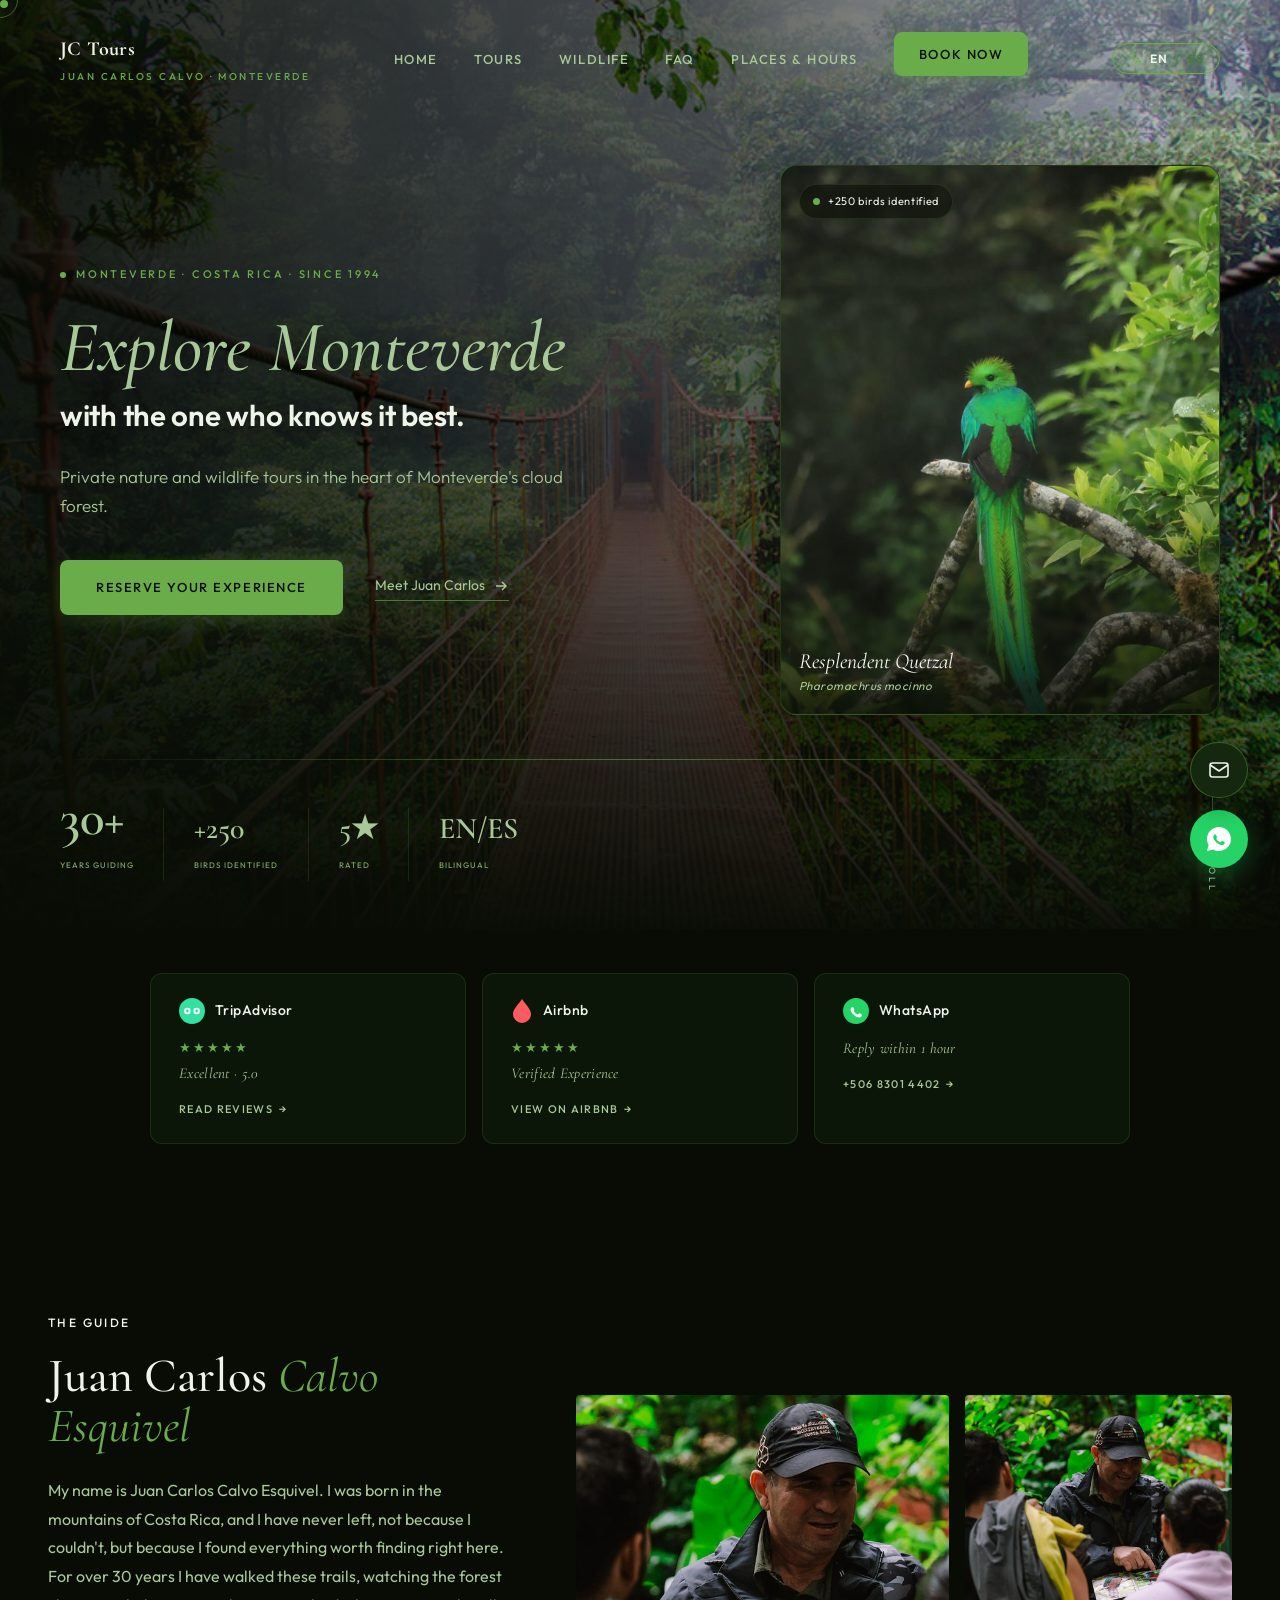
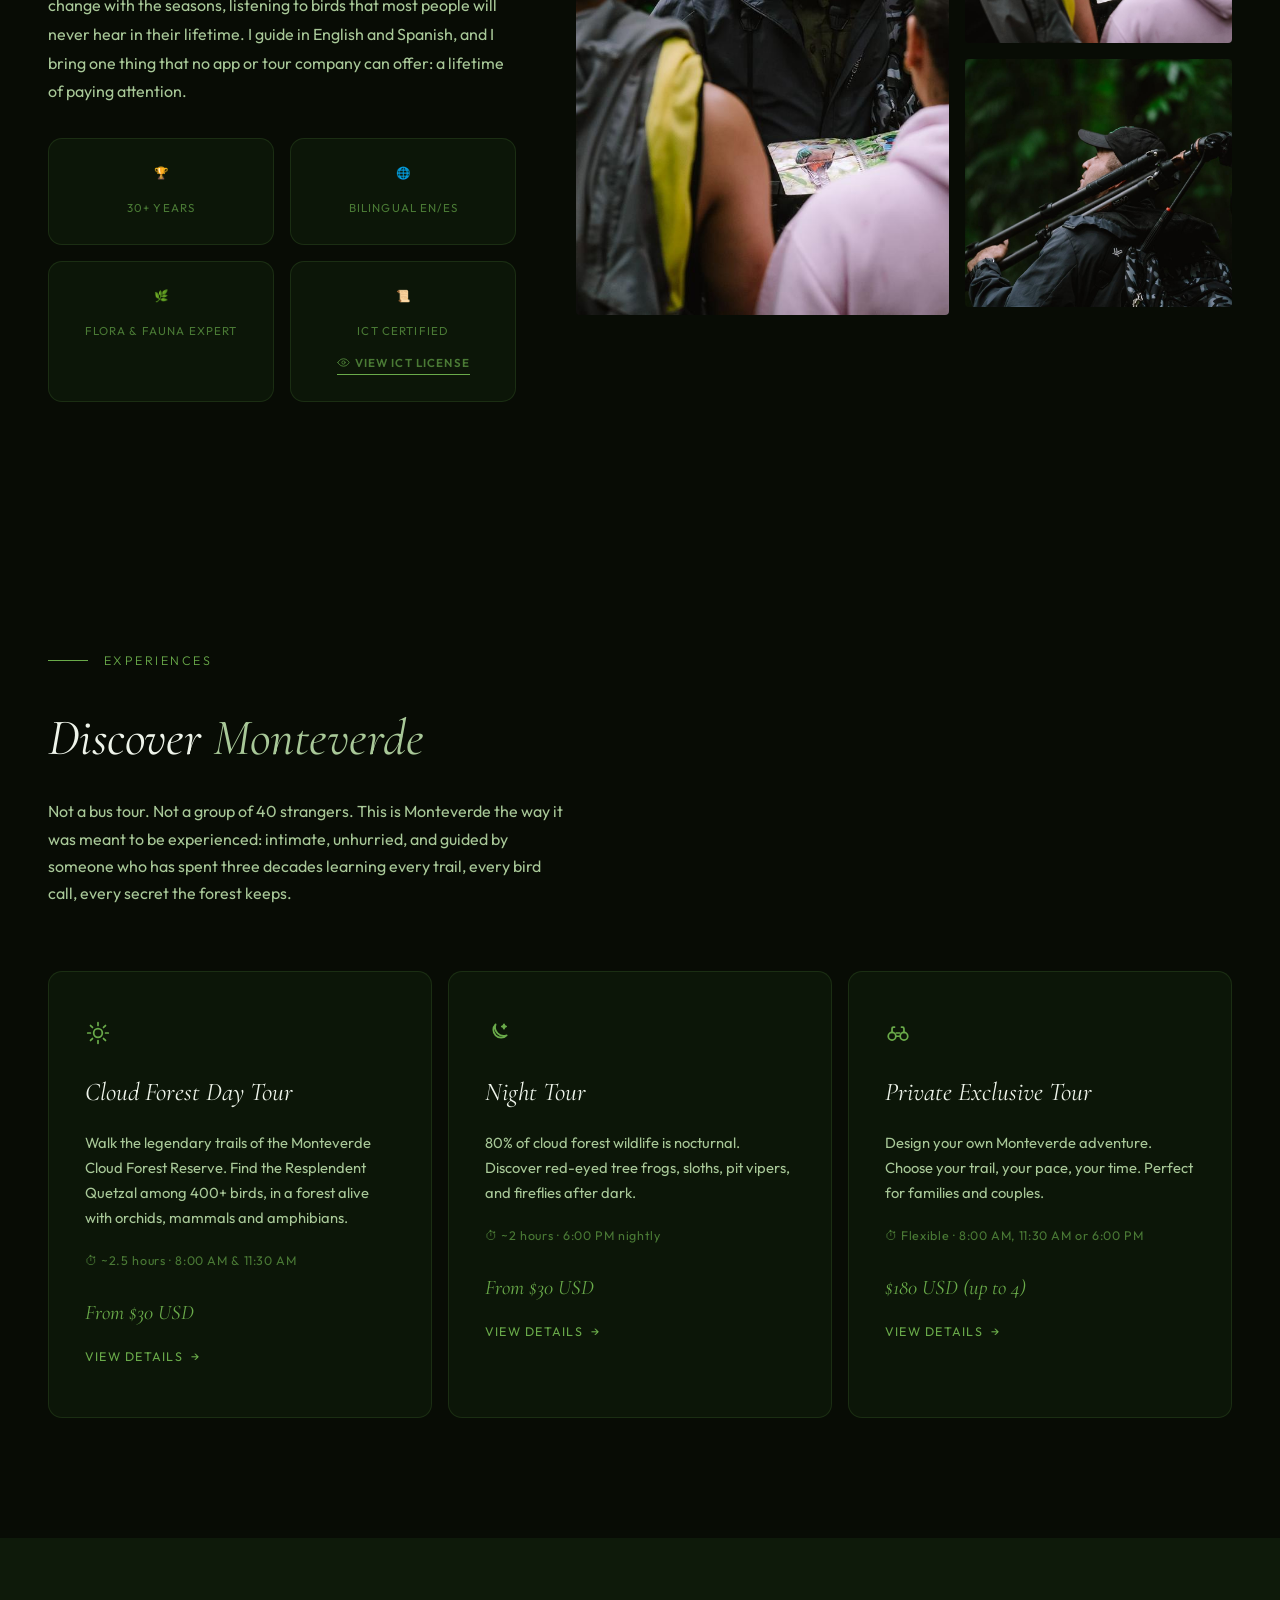
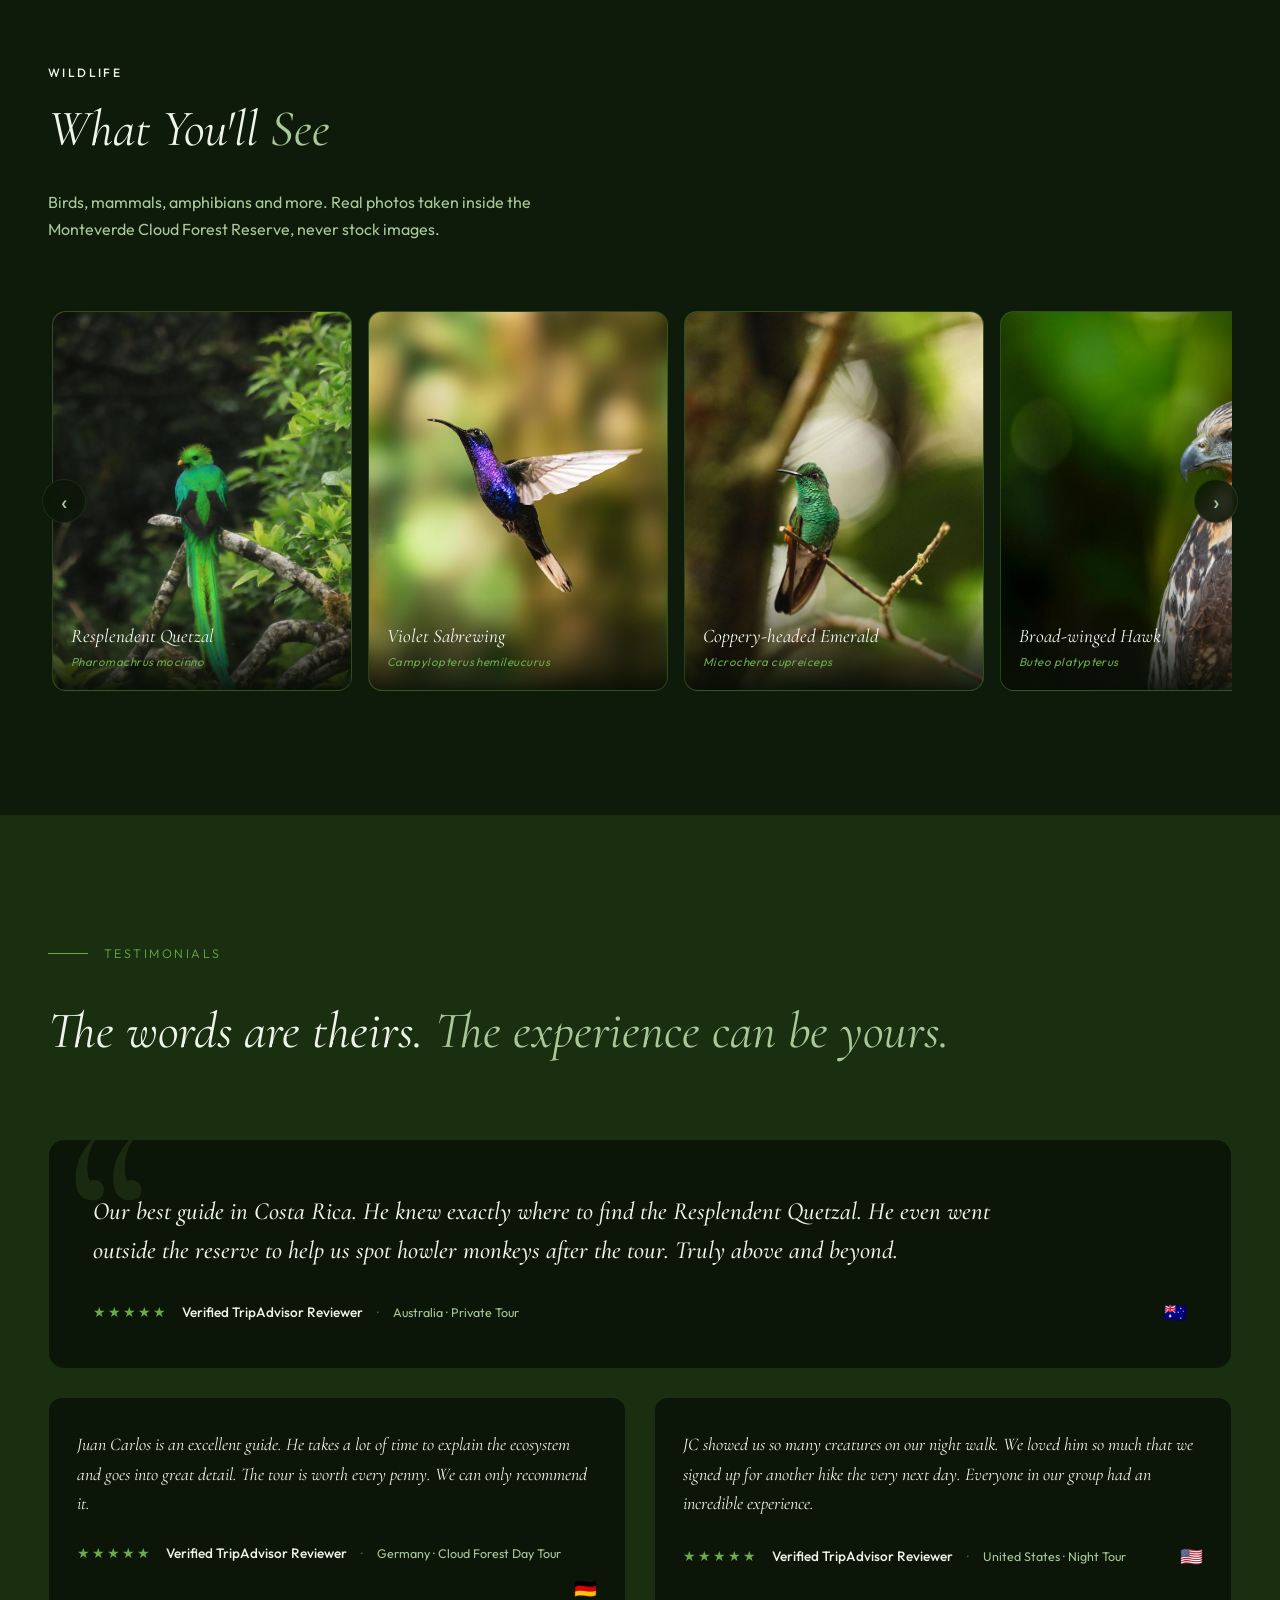
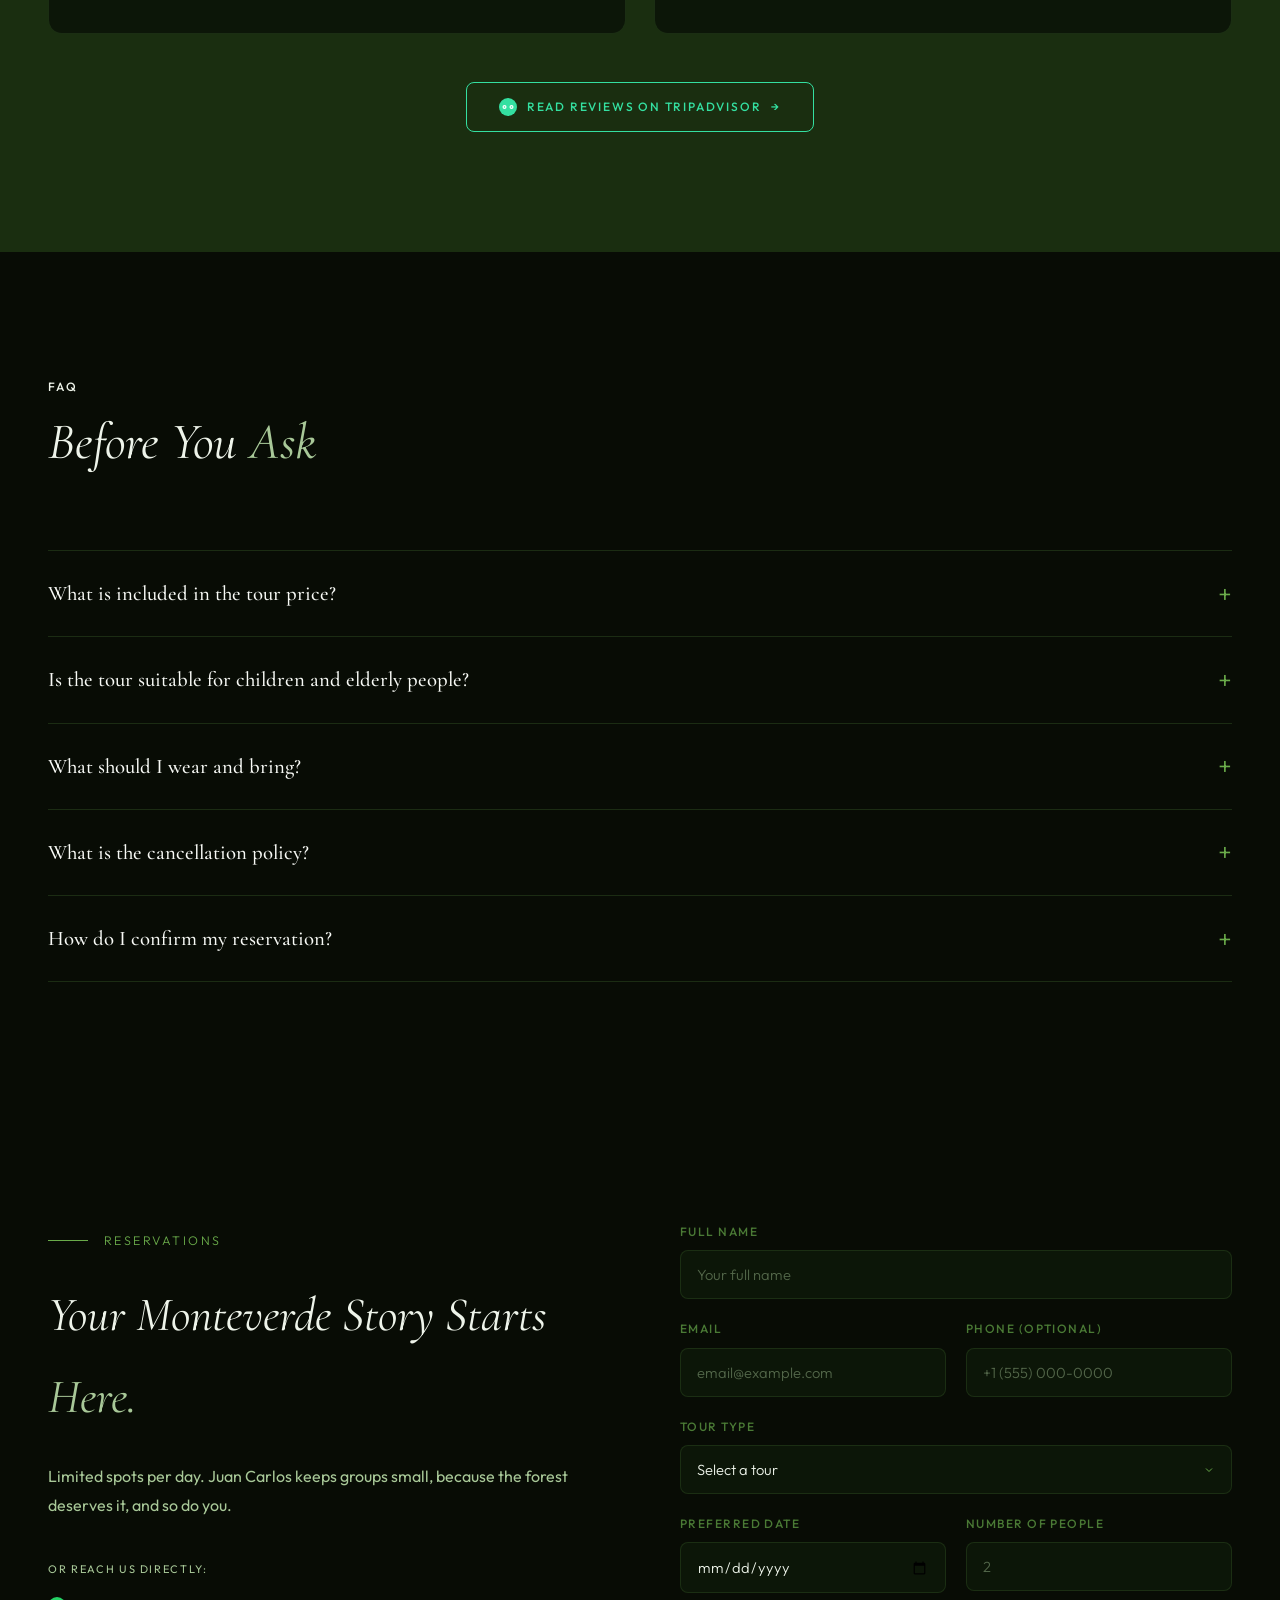
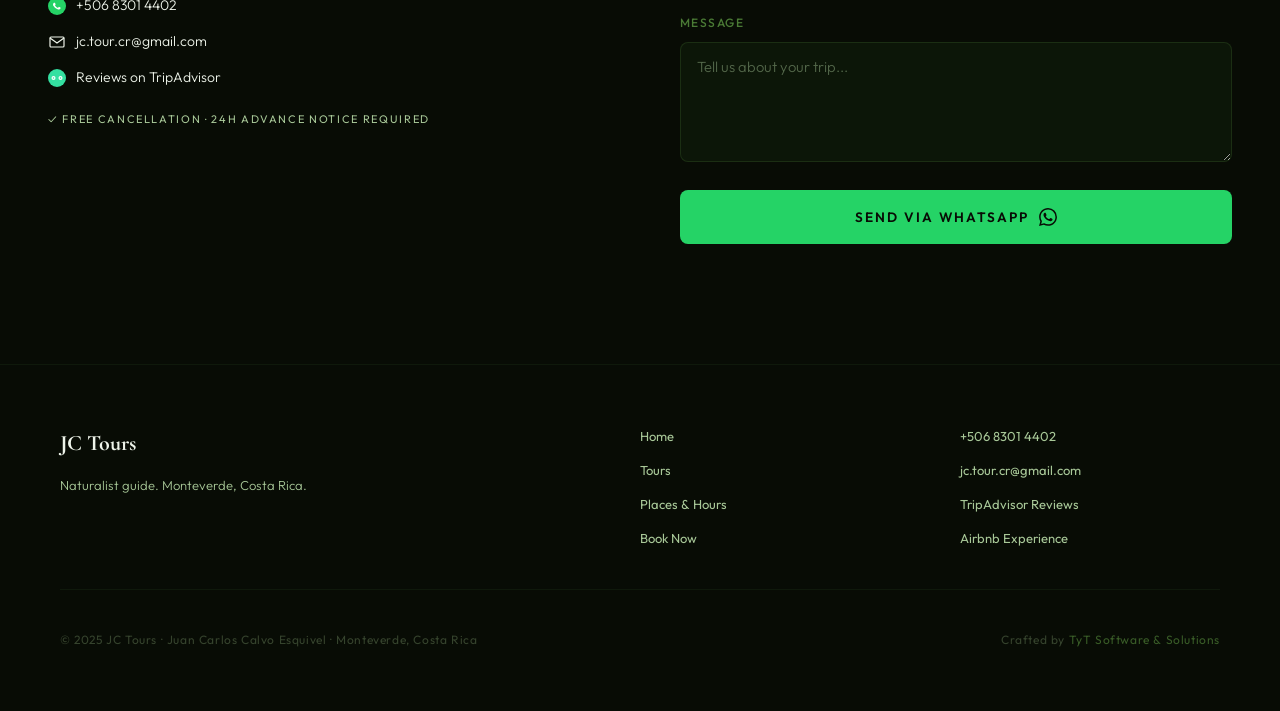
<file: index.html>
<!DOCTYPE html>
<html lang="en">
<head>
  <meta charset="UTF-8">
  <meta name="viewport" content="width=device-width, initial-scale=1.0">

  <!-- Primary SEO -->
  <title>Monteverde Tours, Costa Rica | JC Tours – Naturalist Guide</title>
  <meta name="description" content="Private nature, bird and wildlife tours in Monteverde's cloud forest, Costa Rica, with a naturalist guide of 30+ years. Reserve your cloud forest experience.">
  <link rel="canonical" href="https://www.jctourscr.com/">
  <meta name="robots" content="index, follow">
  <meta name="google-site-verification" content="-3dExj773019jTfZu6RSzIdFDX8cDWkm9bsdSfniIxg">
  <meta name="author" content="JC Tours – Juan Carlos Calvo">
  <meta name="theme-color" content="#1a2e10">

  <!-- Icons -->
  <link rel="icon" href="/favicon.svg" type="image/svg+xml">
  <link rel="apple-touch-icon" href="/apple-touch-icon.png">
  <link rel="manifest" href="/site.webmanifest">

  <!-- Open Graph -->
  <meta property="og:type" content="website">
  <meta property="og:site_name" content="JC Tours">
  <meta property="og:title" content="Monteverde Tours, Costa Rica | JC Tours – Naturalist Guide">
  <meta property="og:description" content="Private nature, bird and wildlife tours in Monteverde's cloud forest, Costa Rica, with a naturalist guide of 30+ years. Reserve your cloud forest experience.">
  <meta property="og:url" content="https://www.jctourscr.com/">
  <meta property="og:image" content="https://www.jctourscr.com/images/hero/hero-bridge.jpg">
  <meta property="og:locale" content="en_US">
  <meta property="og:locale:alternate" content="es_CR">

  <!-- Twitter -->
  <meta name="twitter:card" content="summary_large_image">
  <meta name="twitter:title" content="Monteverde Tours, Costa Rica | JC Tours – Naturalist Guide">
  <meta name="twitter:description" content="Private nature, bird and wildlife tours in Monteverde's cloud forest, Costa Rica, with a naturalist guide of 30+ years. Reserve your cloud forest experience.">
  <meta name="twitter:image" content="https://www.jctourscr.com/images/hero/hero-bridge.jpg">

  <link rel="preconnect" href="https://fonts.googleapis.com">
  <link rel="preconnect" href="https://fonts.gstatic.com" crossorigin>
  <link href="https://fonts.googleapis.com/css2?family=Cormorant+Garamond:ital,wght@0,400;0,500;0,600;1,400;1,600&family=Outfit:wght@300;400;500;600&display=swap" rel="stylesheet">
  <link rel="preload" as="image" href="images/hero/hero-bridge.jpg">
  <link rel="stylesheet" href="css/styles.css">
</head>
<body>

  <!-- Hero Section -->
  <section class="hero" id="home">
    <div class="hero-overlay"></div>
    <div class="hero-canvas">
      <div class="orb orb-1"></div>
      <div class="orb orb-2"></div>
      <div class="orb orb-3"></div>
      <div class="grain"></div>
    </div>

    <nav class="hero-nav">
      <a href="/" class="logo">
        <span class="logo-main">JC Tours</span>
        <span class="logo-sub">Juan Carlos Calvo &middot; Monteverde</span>
      </a>
      <ul class="nav-links" id="navLinks">
        <li><a href="/" data-en="Home" data-es="Inicio">Home</a></li>
        <li><a href="/tours" data-en="Tours" data-es="Tours">Tours</a></li>
        <li><a href="#wildlife" data-en="Wildlife" data-es="Fauna">Wildlife</a></li>
        <li><a href="#faq" data-en="FAQ" data-es="Preguntas">FAQ</a></li>
        <li><a href="/places" data-en="Places & Hours" data-es="Lugares">Places & Hours</a></li>
        <li><a href="#booking" class="nav-cta" data-en="Book Now" data-es="Reservar">Book Now</a></li>
      </ul>
      <div class="nav-right">
        <button class="lang-toggle" id="langToggle" type="button" aria-label="Switch language / Cambiar idioma">
          <svg class="lang-toggle-icon" viewBox="0 0 24 24" fill="none" stroke="currentColor" stroke-width="1.6" stroke-linecap="round" stroke-linejoin="round" aria-hidden="true">
            <path d="M4 5h7M9 3v2c0 4-2.4 7-5 8.5"/>
            <path d="M5 9c0 2.6 2.6 4.6 5.5 5.5"/>
            <path d="M12 20l4-9 4 9M13.4 17h5.2"/>
          </svg>
          <span class="lang-code lang-code--active" data-lang-active>EN</span>
          <span class="lang-sep" aria-hidden="true">/</span>
          <span class="lang-code lang-code--inactive" data-lang-inactive>ES</span>
        </button>
        <button class="hamburger" id="hamburger" aria-label="Menu" aria-expanded="false" aria-controls="navLinks">
          <span></span><span></span>
        </button>
      </div>
    </nav>

    <div class="hero-content">
      <div class="hero-main">
        <div class="hero-copy">
          <div class="hero-tag">
            <span class="tag-dot"></span>
            <span data-en="Monteverde &middot; Costa Rica &middot; Since 1994"
                  data-es="Monteverde &middot; Costa Rica &middot; Desde 1994">
              Monteverde &middot; Costa Rica &middot; Since 1994
            </span>
          </div>
          <h1 class="hero-title hero-title--slogan">
            <span class="sr-only">Monteverde nature &amp; birdwatching tours. </span>
            <span class="line-1">
              <em data-en="Explore Monteverde"
                  data-es="Explor&aacute; Monteverde">Explore Monteverde</em>
            </span>
            <span class="line-2"
                  data-en="with the one who knows it best."
                  data-es="con quien mejor lo conoce.">
              with the one who knows it best.
            </span>
          </h1>
          <p class="hero-sub"
             data-en="Private nature and wildlife tours in the heart of Monteverde's cloud forest."
             data-es="Tours privados de naturaleza y fauna en el coraz&oacute;n del bosque nuboso de Monteverde.">
            Private nature and wildlife tours in the heart of Monteverde's cloud forest.
          </p>
          <div class="hero-actions">
            <a href="#booking" class="btn-primary"
               data-en="Reserve Your Experience"
               data-es="Reserv&aacute; tu Experiencia">Reserve Your Experience</a>
            <a href="#guia" class="btn-text">
              <span data-en="Meet Juan Carlos" data-es="Conoc&eacute; a Juan Carlos">Meet Juan Carlos</span>
              <svg width="16" height="16" viewBox="0 0 16 16" fill="none">
                <path d="M3 8h10M9 4l4 4-4 4" stroke="currentColor" stroke-width="1.5"/>
              </svg>
            </a>
          </div>
        </div>

        <aside class="hero-showcase">
          <div class="fauna-spotlight" id="faunaSpotlight" aria-label="Featured cloud forest species">
            <div class="spotlight-atmosphere" aria-hidden="true">
              <span class="spotlight-mist"></span>
              <span class="spotlight-particles">
                <i></i><i></i><i></i><i></i><i></i><i></i><i></i>
              </span>
            </div>
            <div class="spotlight-media"></div>
            <div class="spotlight-overlay">
              <div class="spotlight-badge">
                <span class="spotlight-dot"></span>
                <span data-en="+250 birds identified" data-es="+250 aves identificadas">+250 birds identified</span>
              </div>
              <div class="spotlight-foot">
                <div class="spotlight-info">
                  <span class="spotlight-common"></span>
                  <span class="spotlight-sci"></span>
                </div>
              </div>
            </div>
          </div>
        </aside>
      </div>

      <div class="hero-stats">
        <div class="stat stat--lead">
          <span class="stat-num" data-target="30" data-suffix="+">30+</span>
          <span class="stat-label" data-en="Years guiding" data-es="A&ntilde;os guiando">Years guiding</span>
        </div>
        <div class="stat">
          <span class="stat-num" data-target="250" data-prefix="+">+250</span>
          <span class="stat-label" data-en="Birds identified" data-es="Aves identificadas">Birds identified</span>
        </div>
        <div class="stat">
          <span class="stat-num">5&#9733;</span>
          <span class="stat-label" data-en="Rated" data-es="Calificaci&oacute;n">Rated</span>
        </div>
        <div class="stat">
          <span class="stat-num">EN/ES</span>
          <span class="stat-label" data-en="Bilingual" data-es="Biling&uuml;e">Bilingual</span>
        </div>
      </div>
    </div>

    <div class="scroll-indicator">
      <div class="scroll-line"></div>
      <span data-en="Scroll" data-es="Bajar">Scroll</span>
    </div>
  </section>

  <!-- Social Proof Trust Bar -->
  <section class="trust-bar reveal">
    <div class="trust-inner">
      <a href="https://www.tripadvisor.com/Attraction_Review-g309277-d11739359-Reviews-JC_Nature_Tour-Monteverde_Cloud_Forest_Reserve_Monteverde_Province_of_Puntarenas.html"
         target="_blank" rel="noopener" class="trust-item">
        <div class="trust-logo">
          <svg width="26" height="26" viewBox="0 0 28 28" fill="none" aria-hidden="true">
            <circle cx="14" cy="14" r="14" fill="#34E0A1"/>
            <circle cx="9" cy="14" r="3.5" fill="white"/>
            <circle cx="19" cy="14" r="3.5" fill="white"/>
            <circle cx="9" cy="14" r="1.5" fill="#34E0A1"/>
            <circle cx="19" cy="14" r="1.5" fill="#34E0A1"/>
          </svg>
          <span class="trust-platform">TripAdvisor</span>
        </div>
        <div class="trust-rating">
          <span class="trust-stars" aria-hidden="true">&#9733;&#9733;&#9733;&#9733;&#9733;</span>
          <span class="trust-score" data-en="Excellent &middot; 5.0" data-es="Excelente &middot; 5.0">Excellent &middot; 5.0</span>
        </div>
        <span class="trust-cta">
          <span data-en="Read reviews" data-es="Ver rese&ntilde;as">Read reviews</span>
          <span class="trust-arrow" aria-hidden="true">&rarr;</span>
        </span>
      </a>
      <a href="https://www.airbnb.co.cr/experiences/6914172"
         target="_blank" rel="noopener" class="trust-item">
        <div class="trust-logo">
          <svg width="22" height="26" viewBox="0 0 22 26" fill="none" aria-hidden="true">
            <path d="M11 1C7 7 2 11 2 16a9 9 0 0018 0C20 11 15 7 11 1z" fill="#FF5A5F"/>
          </svg>
          <span class="trust-platform">Airbnb</span>
        </div>
        <div class="trust-rating">
          <span class="trust-stars" aria-hidden="true">&#9733;&#9733;&#9733;&#9733;&#9733;</span>
          <span class="trust-score" data-en="Verified Experience" data-es="Experiencia Verificada">Verified Experience</span>
        </div>
        <span class="trust-cta">
          <span data-en="View on Airbnb" data-es="Ver en Airbnb">View on Airbnb</span>
          <span class="trust-arrow" aria-hidden="true">&rarr;</span>
        </span>
      </a>
      <a href="https://wa.me/50683014402" target="_blank" rel="noopener" class="trust-item">
        <div class="trust-logo">
          <svg width="26" height="26" viewBox="0 0 28 28" fill="none" aria-hidden="true">
            <circle cx="14" cy="14" r="14" fill="#25D366"/>
            <path d="M20 17.5c-.3-.1-1.7-.8-2-1-.3-.1-.5-.1-.7.1-.2.3-.8.9-1 1.1-.2.2-.3.2-.6.1-.3-.2-1.3-.5-2.5-1.6-.9-.8-1.5-1.8-1.7-2.1-.2-.3 0-.5.1-.6.1-.1.3-.3.4-.4.1-.1.2-.3.2-.4 0-.2-.7-1.7-.9-2.3-.2-.6-.5-.5-.7-.5h-.6c-.2 0-.5.1-.8.4-.3.3-1 1-1 2.4s1.1 2.8 1.2 3c.1.2 2.1 3.2 5.1 4.5.7.3 1.3.5 1.7.6.7.2 1.4.2 1.9.1.6-.1 1.7-.7 2-1.4.2-.7.2-1.2.2-1.3 0-.1-.2-.2-.5-.3z" fill="white"/>
          </svg>
          <span class="trust-platform">WhatsApp</span>
        </div>
        <div class="trust-rating">
          <span class="trust-score" data-en="Reply within 1 hour" data-es="Responde en 1 hora">Reply within 1 hour</span>
        </div>
        <span class="trust-cta">
          <span>+506 8301 4402</span>
          <span class="trust-arrow" aria-hidden="true">&rarr;</span>
        </span>
      </a>
    </div>
  </section>

  <!-- The Guide -->
  <section class="section about" id="guia">
    <div class="container about-grid">
      <div class="about-text reveal">
        <span class="section-tag" data-en="THE GUIDE" data-es="EL GU&Iacute;A">THE GUIDE</span>
        <h2 class="section-title" data-en="Juan Carlos <em>Calvo Esquivel</em>" data-es="Juan Carlos <em>Calvo Esquivel</em>">Juan Carlos <em>Calvo Esquivel</em></h2>
        <p data-en="My name is Juan Carlos Calvo Esquivel. I was born in the mountains of Costa Rica, and I have never left, not because I couldn't, but because I found everything worth finding right here. For over 30 years I have walked these trails, watching the forest change with the seasons, listening to birds that most people will never hear in their lifetime. I guide in English and Spanish, and I bring one thing that no app or tour company can offer: a lifetime of paying attention."
           data-es="Mi nombre es Juan Carlos Calvo Esquivel. Nac&iacute; en las monta&ntilde;as de Costa Rica y nunca me fui, no porque no pudiera, sino porque aqu&iacute; encontr&eacute; todo lo que vale la pena encontrar. Por m&aacute;s de 30 a&ntilde;os he caminado estos senderos, viendo el bosque cambiar con las estaciones, escuchando aves que la mayor&iacute;a nunca escuchar&aacute; en su vida. Gu&iacute;o en ingl&eacute;s y espa&ntilde;ol, y traigo algo que ninguna app ni agencia puede ofrecer: una vida entera prestando atenci&oacute;n.">My name is Juan Carlos Calvo Esquivel. I was born in the mountains of Costa Rica, and I have never left, not because I couldn't, but because I found everything worth finding right here. For over 30 years I have walked these trails, watching the forest change with the seasons, listening to birds that most people will never hear in their lifetime. I guide in English and Spanish, and I bring one thing that no app or tour company can offer: a lifetime of paying attention.</p>

        <div class="credential-badges">
          <div class="credential">
            <span class="credential-icon">&#127942;</span>
            <span data-en="30+ Years" data-es="30+ A&ntilde;os">30+ Years</span>
          </div>
          <div class="credential">
            <span class="credential-icon">&#127760;</span>
            <span data-en="Bilingual EN/ES" data-es="Biling&uuml;e EN/ES">Bilingual EN/ES</span>
          </div>
          <div class="credential">
            <span class="credential-icon">&#127807;</span>
            <span data-en="Flora & Fauna Expert" data-es="Experto en Flora y Fauna">Flora & Fauna Expert</span>
          </div>
          <button type="button" class="credential credential-btn" id="ictTrigger"
                  aria-haspopup="dialog" aria-controls="ictModal"
                  aria-label="View ICT license / Ver licencia ICT">
            <span class="credential-icon">&#128220;</span>
            <span data-en="ICT Certified" data-es="Certificado ICT">ICT Certified</span>
            <span class="credential-cta">
              <svg viewBox="0 0 24 24" width="13" height="13" fill="none" stroke="currentColor" stroke-width="1.8" stroke-linecap="round" stroke-linejoin="round" aria-hidden="true"><path d="M1.5 12S5 5 12 5s10.5 7 10.5 7-3.5 7-10.5 7S1.5 12 1.5 12z"/><circle cx="12" cy="12" r="3"/></svg>
              <span data-en="View ICT license" data-es="Ver licencia ICT">View ICT license</span>
            </span>
          </button>
        </div>
      </div>
      <div class="guide-photos">
        <div class="guide-photo-main">
          <img src="images/guide/guide-group.jpeg" alt="Juan Carlos, naturalist guide, with guests on a tour in Monteverde, Costa Rica" width="700" height="520" loading="lazy" decoding="async">
        </div>
        <div class="guide-photo-stack">
          <img src="images/guide/guide-teaching.jpeg" alt="Juan Carlos explaining cloud forest wildlife to visitors in Monteverde" width="400" height="248" loading="lazy" decoding="async">
          <img src="images/guide/guide-action.jpeg" alt="Juan Carlos scanning the forest canopy for birds in Monteverde, Costa Rica" width="400" height="248" loading="lazy" decoding="async">
        </div>
      </div>
    </div>
  </section>

  <!-- Featured Experiences -->
  <section class="section">
    <div class="container">
      <div class="section-header reveal">
        <div class="eyebrow" data-en="Experiences" data-es="Experiencias">Experiences</div>
        <h2 data-en="Discover <em>Monteverde</em>" data-es="Descubre <em>Monteverde</em>">Discover <em>Monteverde</em></h2>
        <p data-en="Not a bus tour. Not a group of 40 strangers. This is Monteverde the way it was meant to be experienced: intimate, unhurried, and guided by someone who has spent three decades learning every trail, every bird call, every secret the forest keeps."
           data-es="No es un tour en bus. No es un grupo de 40 extra&ntilde;os. Esto es Monteverde como debe experimentarse: &iacute;ntimo, sin prisa, guiado por alguien que ha pasado tres d&eacute;cadas aprendiendo cada sendero.">Not a bus tour. Not a group of 40 strangers. This is Monteverde the way it was meant to be experienced: intimate, unhurried, and guided by someone who has spent three decades learning every trail, every bird call, every secret the forest keeps.</p>
      </div>
      <div class="experiences-grid">
        <div class="exp-card reveal">
          <span class="exp-icon"><svg viewBox="0 0 24 24" width="26" height="26" fill="none" stroke="currentColor" stroke-width="1.6" stroke-linecap="round" stroke-linejoin="round" aria-hidden="true"><circle cx="12" cy="12" r="4"/><path d="M12 2.5v2.5M12 19v2.5M2.5 12H5M19 12h2.5M5.1 5.1l1.8 1.8M17.1 17.1l1.8 1.8M18.9 5.1l-1.8 1.8M6.9 17.1l-1.8 1.8"/></svg></span>
          <h3 data-en="Cloud Forest Day Tour" data-es="Tour Diurno del Bosque Nuboso">Cloud Forest Day Tour</h3>
          <p data-en="Walk the legendary trails of the Monteverde Cloud Forest Reserve. Find the Resplendent Quetzal among 400+ birds, in a forest alive with orchids, mammals and amphibians." data-es="Recorr&eacute; los senderos legendarios de la Reserva del Bosque Nuboso de Monteverde. Encontr&aacute; el Quetzal Resplandeciente entre m&aacute;s de 400 aves, en un bosque lleno de orqu&iacute;deas, mam&iacute;feros y anfibios.">Walk the legendary trails of the Monteverde Cloud Forest Reserve. Find the Resplendent Quetzal among 400+ birds, in a forest alive with orchids, mammals and amphibians.</p>
          <div class="exp-meta">
            <span data-en="&#9201; ~2.5 hours &middot; 8:00 AM & 11:30 AM" data-es="&#9201; ~2.5 horas &middot; 8:00 AM & 11:30 AM">&#9201; ~2.5 hours &middot; 8:00 AM & 11:30 AM</span>
          </div>
          <div class="exp-price" data-en="From $30 USD" data-es="Desde $30 USD">From $30 USD</div>
          <a href="/tours#day-tour" class="exp-link"><span data-en="View Details" data-es="Ver Detalles">View Details</span><span class="exp-arrow" aria-hidden="true">&rarr;</span></a>
        </div>
        <div class="exp-card reveal">
          <span class="exp-icon"><svg viewBox="0 0 24 24" width="26" height="26" fill="none" stroke="currentColor" stroke-width="1.6" stroke-linecap="round" stroke-linejoin="round" aria-hidden="true"><path d="M20 14.2A8 8 0 0 1 9.8 4 7 7 0 1 0 20 14.2z"/><path d="M17.5 4l.55 1.45L19.5 6l-1.45.55L17.5 8l-.55-1.45L15.5 6l1.45-.55z"/></svg></span>
          <h3 data-en="Night Tour" data-es="Tour Nocturno">Night Tour</h3>
          <p data-en="80% of cloud forest wildlife is nocturnal. Discover red-eyed tree frogs, sloths, pit vipers, and fireflies after dark." data-es="El 80% de la fauna del bosque nuboso es nocturna. Descubre ranas de ojos rojos, perezosos, v&iacute;boras y luci&eacute;rnagas.">80% of cloud forest wildlife is nocturnal. Discover red-eyed tree frogs, sloths, pit vipers, and fireflies after dark.</p>
          <div class="exp-meta">
            <span data-en="&#9201; ~2 hours &middot; 6:00 PM nightly" data-es="&#9201; ~2 horas &middot; 6:00 PM cada noche">&#9201; ~2 hours &middot; 6:00 PM nightly</span>
          </div>
          <div class="exp-price" data-en="From $30 USD" data-es="Desde $30 USD">From $30 USD</div>
          <a href="/tours#night-tour" class="exp-link"><span data-en="View Details" data-es="Ver Detalles">View Details</span><span class="exp-arrow" aria-hidden="true">&rarr;</span></a>
        </div>
        <div class="exp-card reveal">
          <span class="exp-icon"><svg viewBox="0 0 24 24" width="26" height="26" fill="none" stroke="currentColor" stroke-width="1.6" stroke-linecap="round" stroke-linejoin="round" aria-hidden="true"><circle cx="6.5" cy="15" r="3.5"/><circle cx="17.5" cy="15" r="3.5"/><path d="M6.5 11.5V8a1.5 1.5 0 0 1 1.5-1.5h.8M17.5 11.5V8A1.5 1.5 0 0 0 16 6.5h-.8M10 15h4M10.4 12h3.2"/></svg></span>
          <h3 data-en="Private Exclusive Tour" data-es="Tour Privado Exclusivo">Private Exclusive Tour</h3>
          <p data-en="Design your own Monteverde adventure. Choose your trail, your pace, your time. Perfect for families and couples." data-es="Dise&ntilde;a tu propia aventura en Monteverde. Escoge tu sendero, tu ritmo, tu horario. Perfecto para familias y parejas.">Design your own Monteverde adventure. Choose your trail, your pace, your time. Perfect for families and couples.</p>
          <div class="exp-meta">
            <span data-en="&#9201; Flexible &middot; 8:00 AM, 11:30 AM or 6:00 PM" data-es="&#9201; Flexible &middot; 8:00 AM, 11:30 AM o 6:00 PM">&#9201; Flexible &middot; 8:00 AM, 11:30 AM or 6:00 PM</span>
          </div>
          <div class="exp-price" data-en="$180 USD (up to 4)" data-es="$180 USD (hasta 4)">$180 USD (up to 4)</div>
          <a href="/tours#private-tour" class="exp-link"><span data-en="View Details" data-es="Ver Detalles">View Details</span><span class="exp-arrow" aria-hidden="true">&rarr;</span></a>
        </div>
      </div>
    </div>
  </section>

  <!-- Wildlife -->
  <section class="wildlife" id="wildlife">
    <div class="container">
      <div class="section-header">
        <span class="section-tag" data-en="WILDLIFE" data-es="FAUNA">WILDLIFE</span>
        <h2 class="section-title" data-en="What You'll <em>See</em>" data-es="Qu&eacute; <em>Ver&aacute;s</em>">What You'll <em>See</em></h2>
        <p class="section-sub"
           data-en="Birds, mammals, amphibians and more. Real photos taken inside the Monteverde Cloud Forest Reserve, never stock images."
           data-es="Aves, mam&iacute;feros, anfibios y m&aacute;s. Fotos reales tomadas dentro de la Reserva de Monteverde, nunca de banco de im&aacute;genes.">
          Birds, mammals, amphibians and more. Real photos taken inside the Monteverde Cloud Forest Reserve, never stock images.
        </p>
      </div>
      <div class="fauna-carousel" id="faunaCarousel">
        <button class="fauna-arrow fauna-arrow--prev" type="button" aria-label="Previous species"
                data-label-en="Previous species" data-label-es="Especie anterior">&#8249;</button>
        <div class="fauna-viewport">
          <div class="fauna-track"></div>
        </div>
        <button class="fauna-arrow fauna-arrow--next" type="button" aria-label="Next species"
                data-label-en="Next species" data-label-es="Siguiente especie">&#8250;</button>
      </div>
    </div>
  </section>

  <!-- Testimonials -->
  <section class="section testimonials-section">
    <div class="container">
      <div class="section-header reveal">
        <div class="eyebrow" data-en="Testimonials" data-es="Testimonios">Testimonials</div>
        <h2 data-en="The words are theirs. <em>The experience can be yours.</em>" data-es="Las palabras son de ellos. <em>La experiencia puede ser tuya.</em>">The words are theirs. <em>The experience can be yours.</em></h2>
      </div>
      <div class="testimonials">
        <figure class="tm-feature reveal">
          <blockquote class="tm-quote" data-en="Our best guide in Costa Rica. He knew exactly where to find the Resplendent Quetzal. He even went outside the reserve to help us spot howler monkeys after the tour. Truly above and beyond." data-es="El mejor gu&iacute;a en Costa Rica. Sab&iacute;a exactamente d&oacute;nde encontrar el Quetzal Resplandeciente. Incluso fue fuera de la reserva para ayudarnos a ver monos congo despu&eacute;s del tour. Mucho m&aacute;s all&aacute; de lo esperado.">Our best guide in Costa Rica. He knew exactly where to find the Resplendent Quetzal. He even went outside the reserve to help us spot howler monkeys after the tour. Truly above and beyond.</blockquote>
          <figcaption class="tm-meta">
            <span class="tm-stars" aria-hidden="true">&#9733;&#9733;&#9733;&#9733;&#9733;</span>
            <span class="tm-author">Verified TripAdvisor Reviewer</span>
            <span class="tm-origin" data-en="Australia &middot; Private Tour" data-es="Australia &middot; Tour Privado">Australia &middot; Private Tour</span>
            <span class="tm-flag" aria-hidden="true">&#127462;&#127482;</span>
          </figcaption>
        </figure>

        <div class="tm-secondary">
          <figure class="tm-card reveal">
            <blockquote class="tm-quote-sm" data-en="Juan Carlos is an excellent guide. He takes a lot of time to explain the ecosystem and goes into great detail. The tour is worth every penny. We can only recommend it." data-es="Juan Carlos es un excelente gu&iacute;a. Se toma el tiempo para explicar el ecosistema en gran detalle. Vale absolutamente cada centavo. Lo recomendamos sin dudar.">Juan Carlos is an excellent guide. He takes a lot of time to explain the ecosystem and goes into great detail. The tour is worth every penny. We can only recommend it.</blockquote>
            <figcaption class="tm-meta">
              <span class="tm-stars" aria-hidden="true">&#9733;&#9733;&#9733;&#9733;&#9733;</span>
              <span class="tm-author">Verified TripAdvisor Reviewer</span>
              <span class="tm-origin" data-en="Germany &middot; Cloud Forest Day Tour" data-es="Alemania &middot; Tour Diurno">Germany &middot; Cloud Forest Day Tour</span>
              <span class="tm-flag" aria-hidden="true">&#127465;&#127466;</span>
            </figcaption>
          </figure>
          <figure class="tm-card reveal">
            <blockquote class="tm-quote-sm" data-en="JC showed us so many creatures on our night walk. We loved him so much that we signed up for another hike the very next day. Everyone in our group had an incredible experience." data-es="JC nos mostr&oacute; tantas criaturas en el tour nocturno. Lo disfrutamos tanto que nos inscribimos en otra caminata al d&iacute;a siguiente. Todo el grupo vivi&oacute; una experiencia incre&iacute;ble.">JC showed us so many creatures on our night walk. We loved him so much that we signed up for another hike the very next day. Everyone in our group had an incredible experience.</blockquote>
            <figcaption class="tm-meta">
              <span class="tm-stars" aria-hidden="true">&#9733;&#9733;&#9733;&#9733;&#9733;</span>
              <span class="tm-author">Verified TripAdvisor Reviewer</span>
              <span class="tm-origin" data-en="United States &middot; Night Tour" data-es="Estados Unidos &middot; Tour Nocturno">United States &middot; Night Tour</span>
              <span class="tm-flag" aria-hidden="true">&#127482;&#127480;</span>
            </figcaption>
          </figure>
        </div>
      </div>

      <div style="text-align:center;margin-top:48px;" class="reveal">
        <a href="https://www.tripadvisor.com/Attraction_Review-g309277-d11739359-Reviews-JC_Nature_Tour-Monteverde_Cloud_Forest_Reserve_Monteverde_Province_of_Puntarenas.html"
           target="_blank" rel="noopener" class="btn-tripadvisor">
          <svg width="18" height="18" viewBox="0 0 18 18" fill="none" aria-hidden="true">
            <circle cx="9" cy="9" r="9" fill="#34E0A1"/>
            <circle cx="5.5" cy="9" r="2" fill="white"/>
            <circle cx="12.5" cy="9" r="2" fill="white"/>
            <circle cx="5.5" cy="9" r=".8" fill="#34E0A1"/>
            <circle cx="12.5" cy="9" r=".8" fill="#34E0A1"/>
          </svg>
          <span data-en="Read reviews on TripAdvisor" data-es="Ver rese&ntilde;as en TripAdvisor">Read reviews on TripAdvisor</span>
          <span class="ta-arrow" aria-hidden="true">&rarr;</span>
        </a>
      </div>
    </div>
  </section>

  <!-- FAQ -->
  <section class="faq" id="faq">
    <div class="container">
      <div class="section-header">
        <span class="section-tag" data-en="FAQ" data-es="PREGUNTAS">FAQ</span>
        <h2 class="section-title" data-en="Before You <em>Ask</em>" data-es="Antes de <em>Preguntar</em>">Before You <em>Ask</em></h2>
      </div>
      <div class="faq-list">

        <div class="faq-item">
          <button class="faq-question" aria-expanded="false">
            <span data-en="What is included in the tour price?"
                  data-es="&iquest;Qu&eacute; incluye el precio del tour?">What is included in the tour price?</span>
            <span class="faq-icon">+</span>
          </button>
          <div class="faq-answer">
            <p data-en="The price includes expert guide service, high-quality optical equipment (telescope and binoculars), and a printed bird identification guide. Reserve entry fees are NOT included; they are paid separately at the entrance."
               data-es="El precio incluye gu&iacute;a experto, equipo &oacute;ptico de alta calidad (telescopio y binoculares) y gu&iacute;a impresa de identificaci&oacute;n de aves. Las entradas a la reserva NO est&aacute;n incluidas; se pagan aparte en la entrada.">The price includes expert guide service, telescope, binoculars, and a bird ID guide. Reserve entry fees are paid separately at the entrance.</p>
          </div>
        </div>

        <div class="faq-item">
          <button class="faq-question" aria-expanded="false">
            <span data-en="Is the tour suitable for children and elderly people?"
                  data-es="&iquest;Es el tour apto para ni&ntilde;os y adultos mayores?">Is the tour suitable for children and elderly people?</span>
            <span class="faq-icon">+</span>
          </button>
          <div class="faq-answer">
            <p data-en="Yes. The trails are well-maintained and accessible. Juan Carlos adapts the pace to every group. The Private Tour is especially recommended for families and older adults."
               data-es="S&iacute;. Los senderos est&aacute;n bien mantenidos y son accesibles. Juan Carlos adapta el ritmo a cada grupo. El Tour Privado es especialmente recomendado para familias y adultos mayores.">Yes. Juan Carlos adapts the pace to every group. The Private Tour is especially recommended for families with children and older adults.</p>
          </div>
        </div>

        <div class="faq-item">
          <button class="faq-question" aria-expanded="false">
            <span data-en="What should I wear and bring?"
                  data-es="&iquest;Qu&eacute; ropa y equipo debo traer?">What should I wear and bring?</span>
            <span class="faq-icon">+</span>
          </button>
          <div class="faq-answer">
            <p data-en="Wear long pants, a light waterproof jacket, and comfortable closed-toe shoes or hiking boots. Bring water, insect repellent, and a camera. The cloud forest is cool and misty, so layers are recommended."
               data-es="Use pantal&oacute;n largo, chaqueta impermeable liviana y zapatos cerrados o botas de senderismo. Traiga agua, repelente y c&aacute;mara. El bosque nuboso es fresco y h&uacute;medo, por lo que se recomiendan capas.">Long pants, light waterproof jacket, and hiking shoes. Bring water, repellent, and a camera. Layers recommended. The cloud forest is cool and misty.</p>
          </div>
        </div>

        <div class="faq-item">
          <button class="faq-question" aria-expanded="false">
            <span data-en="What is the cancellation policy?"
                  data-es="&iquest;Cu&aacute;l es la pol&iacute;tica de cancelaci&oacute;n?">What is the cancellation policy?</span>
            <span class="faq-icon">+</span>
          </button>
          <div class="faq-answer">
            <p data-en="Free cancellation with 24 hours advance notice. Tours operate rain or shine. The cloud forest is beautiful in all weather. In case of severe weather, Juan Carlos will contact you directly to reschedule."
               data-es="Cancelaci&oacute;n gratuita con 24 horas de anticipaci&oacute;n. Los tours operan con lluvia o sol. En caso de clima severo, Juan Carlos le contactar&aacute; para reagendar.">Free cancellation with 24h notice. Tours run rain or shine. Severe weather &rarr; Juan Carlos contacts you to reschedule.</p>
          </div>
        </div>

        <div class="faq-item">
          <button class="faq-question" aria-expanded="false">
            <span data-en="How do I confirm my reservation?"
                  data-es="&iquest;C&oacute;mo confirmo mi reservaci&oacute;n?">How do I confirm my reservation?</span>
            <span class="faq-icon">+</span>
          </button>
          <div class="faq-answer">
            <p data-en="Fill out the form below and Juan Carlos will confirm via WhatsApp within a few hours. You can also message him directly at +506 8301 4402. Spots are limited, so early booking is recommended."
               data-es="Complete el formulario abajo y Juan Carlos confirmar&aacute; por WhatsApp en pocas horas. Tambi&eacute;n puede escribirle al +506 8301 4402. Los cupos son limitados, as&iacute; que conviene reservar con anticipaci&oacute;n.">Fill out the form below and Juan Carlos confirms via WhatsApp within hours. Direct: +506 8301 4402. Spots are limited.</p>
          </div>
        </div>

      </div>
    </div>
  </section>

  <!-- Booking / Contact -->
  <section class="section booking-section" id="booking">
    <div class="container">
      <div class="booking-grid">
        <div class="booking-info reveal">
          <div class="eyebrow" data-en="Reservations" data-es="Reservaciones">Reservations</div>
          <h2 data-en="Your Monteverde Story Starts <em>Here.</em>" data-es="Tu historia en Monteverde empieza <em>aqu&iacute;.</em>">Your Monteverde Story Starts <em>Here.</em></h2>
          <p data-en="Limited spots per day. Juan Carlos keeps groups small, because the forest deserves it, and so do you." data-es="Cupos limitados por d&iacute;a. Juan Carlos mantiene grupos peque&ntilde;os, porque el bosque lo merece, y vos tambi&eacute;n.">Limited spots per day. Juan Carlos keeps groups small, because the forest deserves it, and so do you.</p>

          <div class="direct-contact">
            <p data-en="Or reach us directly:" data-es="O cont&aacute;ctanos directamente:">Or reach us directly:</p>
            <div class="contact-methods">
              <a href="https://wa.me/50683014402" target="_blank" class="contact-method">
                <svg width="18" height="18" viewBox="0 0 18 18" fill="none">
                  <circle cx="9" cy="9" r="9" fill="#25D366"/>
                  <path d="M12.5 10.5c-.2-.1-1.1-.5-1.3-.6-.2-.1-.3-.1-.5.1-.1.2-.5.6-.6.7-.1.1-.2.1-.4 0-.2-.1-.8-.3-1.6-1-.6-.5-.9-1.1-1-1.3-.1-.2 0-.3.1-.4l.3-.3c.1-.1.1-.2.1-.3 0-.1-.4-1-.6-1.4-.1-.4-.3-.3-.4-.3h-.4c-.1 0-.3 0-.5.2-.2.2-.7.6-.7 1.5s.7 1.8.8 1.9c.1.1 1.3 2 3.2 2.8.5.2.8.3 1.1.4.5.1.9.1 1.2 0 .4-.1 1.1-.4 1.2-.9.1-.4.1-.8.1-.8 0-.1-.1-.1-.3-.2z" fill="white"/>
                </svg>
                <span>+506 8301 4402</span>
              </a>
              <a href="mailto:jc.tour.cr@gmail.com" class="contact-method">
                <svg width="18" height="18" viewBox="0 0 18 18" fill="none">
                  <rect x="2" y="4" width="14" height="10" rx="1" stroke="currentColor" stroke-width="1.2" fill="none"/>
                  <path d="M2 5l7 5 7-5" stroke="currentColor" stroke-width="1.2"/>
                </svg>
                <span>jc.tour.cr@gmail.com</span>
              </a>
              <a href="https://www.tripadvisor.com/Attraction_Review-g309277-d11739359-Reviews-JC_Nature_Tour-Monteverde_Cloud_Forest_Reserve_Monteverde_Province_of_Puntarenas.html"
                 target="_blank" class="contact-method">
                <svg width="18" height="18" viewBox="0 0 18 18" fill="none">
                  <circle cx="9" cy="9" r="9" fill="#34E0A1"/>
                  <circle cx="5.5" cy="9" r="2" fill="white"/>
                  <circle cx="12.5" cy="9" r="2" fill="white"/>
                  <circle cx="5.5" cy="9" r=".8" fill="#34E0A1"/>
                  <circle cx="12.5" cy="9" r=".8" fill="#34E0A1"/>
                </svg>
                <span data-en="Reviews on TripAdvisor" data-es="Rese&ntilde;as en TripAdvisor">Reviews on TripAdvisor</span>
              </a>
            </div>
            <p class="cancel-note" data-en="&#10003; Free cancellation &middot; 24h advance notice required"
               data-es="&#10003; Cancelaci&oacute;n gratuita &middot; Aviso con 24h de anticipaci&oacute;n">
              &#10003; Free cancellation &middot; 24h advance notice required
            </p>
          </div>
        </div>

        <form class="booking-form reveal" id="booking-form" onsubmit="return false;">
          <div class="form-group">
            <label for="f-name" data-en="Full Name" data-es="Nombre Completo">Full Name</label>
            <input type="text" id="f-name" name="name" required data-en-placeholder="Your full name" data-es-placeholder="Tu nombre completo" placeholder="Your full name">
          </div>
          <div class="form-row">
            <div class="form-group">
              <label for="f-email" data-en="Email" data-es="Correo Electr&oacute;nico">Email</label>
              <input type="email" id="f-email" name="email" required placeholder="email@example.com">
            </div>
            <div class="form-group">
              <label for="f-phone" data-en="Phone (optional)" data-es="Tel&eacute;fono (opcional)">Phone (optional)</label>
              <input type="tel" id="f-phone" name="phone" placeholder="+1 (555) 000-0000">
            </div>
          </div>
          <div class="form-group">
            <label for="f-tour" data-en="Tour Type" data-es="Tipo de Tour">Tour Type</label>
            <select id="f-tour" name="tour" required>
              <option value="" data-en="Select a tour" data-es="Selecciona un tour">Select a tour</option>
              <option value="day" data-en="Cloud Forest Day Tour" data-es="Tour Diurno del Bosque Nuboso">Cloud Forest Day Tour</option>
              <option value="night" data-en="Night Tour: Refugio Monteverde" data-es="Tour Nocturno: Refugio Monteverde">Night Tour: Refugio Monteverde</option>
              <option value="private" data-en="Private Exclusive Tour" data-es="Tour Privado Exclusivo">Private Exclusive Tour</option>
            </select>
          </div>
          <div class="form-row">
            <div class="form-group">
              <label for="f-date" data-en="Preferred Date" data-es="Fecha Preferida">Preferred Date</label>
              <input type="date" id="f-date" name="date" required>
            </div>
            <div class="form-group">
              <label for="f-people" data-en="Number of People" data-es="N&uacute;mero de Personas">Number of People</label>
              <input type="number" id="f-people" name="people" min="1" max="20" required placeholder="2">
            </div>
          </div>
          <div class="form-group">
            <label for="f-message" data-en="Message" data-es="Mensaje">Message</label>
            <textarea id="f-message" name="message" rows="4" data-en-placeholder="Tell us about your trip..." data-es-placeholder="Cu&eacute;ntanos sobre tu viaje..."></textarea>
          </div>
          <button type="submit" class="btn-submit" id="whatsapp-submit">
            <span data-en="SEND VIA WHATSAPP" data-es="ENVIAR POR WHATSAPP">SEND VIA WHATSAPP</span>
            <svg width="18" height="18" viewBox="0 0 24 24" fill="currentColor" style="flex-shrink:0">
              <path d="M17.472 14.382c-.297-.149-1.758-.867-2.03-.967-.273-.099-.471-.148-.67.15-.197.297-.767.966-.94 1.164-.173.199-.347.223-.644.075-.297-.15-1.255-.463-2.39-1.475-.883-.788-1.48-1.761-1.653-2.059-.173-.297-.018-.458.13-.606.134-.133.298-.347.446-.52.149-.174.198-.298.298-.497.099-.198.05-.371-.025-.52-.075-.149-.669-1.612-.916-2.207-.242-.579-.487-.5-.669-.51-.173-.008-.371-.01-.57-.01-.198 0-.52.074-.792.372-.272.297-1.04 1.016-1.04 2.479 0 1.462 1.065 2.875 1.213 3.074.149.198 2.096 3.2 5.077 4.487.709.306 1.262.489 1.694.625.712.227 1.36.195 1.871.118.571-.085 1.758-.719 2.006-1.413.248-.694.248-1.289.173-1.413-.074-.124-.272-.198-.57-.347m-5.421 7.403h-.004a9.87 9.87 0 01-5.031-1.378l-.361-.214-3.741.982.998-3.648-.235-.374a9.86 9.86 0 01-1.51-5.26c.001-5.45 4.436-9.884 9.888-9.884 2.64 0 5.122 1.03 6.988 2.898a9.825 9.825 0 012.893 6.994c-.003 5.45-4.437 9.884-9.885 9.884m8.413-18.297A11.815 11.815 0 0012.05 0C5.495 0 .16 5.335.157 11.892c0 2.096.547 4.142 1.588 5.945L.057 24l6.305-1.654a11.882 11.882 0 005.683 1.448h.005c6.554 0 11.89-5.335 11.893-11.893a11.821 11.821 0 00-3.48-8.413z"/>
            </svg>
          </button>
        </form>
      </div>
    </div>
  </section>

  <!-- Footer -->
  <footer>
    <div class="footer-main">
      <div class="footer-brand">
        <span class="footer-logo">JC Tours</span>
        <p data-en="Naturalist guide. Monteverde, Costa Rica."
           data-es="Gu&iacute;a naturalista. Monteverde, Costa Rica.">
          Naturalist guide. Monteverde, Costa Rica.
        </p>
      </div>
      <div class="footer-links">
        <a href="/" data-en="Home" data-es="Inicio">Home</a>
        <a href="/tours" data-en="Tours" data-es="Tours">Tours</a>
        <a href="/places" data-en="Places & Hours" data-es="Lugares">Places & Hours</a>
        <a href="#booking" data-en="Book Now" data-es="Reservar">Book Now</a>
      </div>
      <div class="footer-contact">
        <a href="https://wa.me/50683014402" target="_blank">+506 8301 4402</a>
        <a href="mailto:jc.tour.cr@gmail.com">jc.tour.cr@gmail.com</a>
        <a href="https://www.tripadvisor.com/Attraction_Review-g309277-d11739359-Reviews-JC_Nature_Tour-Monteverde_Cloud_Forest_Reserve_Monteverde_Province_of_Puntarenas.html"
           target="_blank" data-en="TripAdvisor Reviews" data-es="Rese&ntilde;as TripAdvisor">TripAdvisor Reviews</a>
        <a href="https://www.airbnb.co.cr/experiences/6914172"
           target="_blank" data-en="Airbnb Experience" data-es="Experiencia Airbnb">Airbnb Experience</a>
      </div>
    </div>
    <div class="footer-bottom">
      <span>&copy; 2025 JC Tours &middot; Juan Carlos Calvo Esquivel &middot; Monteverde, Costa Rica</span>
      <span class="tyt-credit">Crafted by <a href="#" target="_blank">TyT Software & Solutions</a></span>
    </div>
  </footer>

  <!-- Floating WhatsApp Button -->
  <a href="https://wa.me/50683014402?text=Hello%20Juan%20Carlos!%20I%20found%20JC%20Tours%20and%20I%27m%20interested%20in%20booking%20a%20tour%20in%20Monteverde."
     target="_blank" class="whatsapp-float" aria-label="Chat on WhatsApp">
    <span class="wa-icon">
      <svg width="26" height="26" viewBox="0 0 26 26" fill="none" aria-hidden="true">
        <path d="M13 1C6.4 1 1 6.4 1 13c0 2.1.6 4.2 1.6 5.9L1 25l6.3-1.6C9 24.4 11 25 13 25c6.6 0 12-5.4 12-12S19.6 1 13 1z" fill="white"/>
        <path d="M18.5 15.8c-.3-.1-1.7-.8-2-.9-.3-.1-.5-.2-.7.2-.2.3-.8.9-1 1.1-.2.2-.4.2-.6.1-.3-.1-1.2-.5-2.3-1.5-.9-.8-1.4-1.7-1.6-2-.2-.3 0-.5.1-.6l.4-.5c.1-.1.2-.3.2-.5 0-.2-.7-1.6-.9-2.2-.2-.5-.4-.5-.6-.5h-.5c-.2 0-.5.1-.7.4-.3.3-1 1-1 2.3s1 2.7 1.1 2.8c.1.2 2 3.1 4.9 4.3.7.3 1.2.5 1.6.6.7.2 1.3.2 1.8.1.5-.1 1.6-.7 1.8-1.3.2-.6.2-1.2.2-1.3 0-.1-.2-.2-.5-.3z" fill="#25D366"/>
      </svg>
    </span>
    <span class="whatsapp-label" data-en="Book via WhatsApp" data-es="Reservar por WhatsApp">Book via WhatsApp</span>
  </a>

  <!-- Floating Email Button -->
  <a href="mailto:jc.tour.cr@gmail.com" class="email-float" aria-label="Send an email / Escribir un correo">
    <span class="ef-icon">
      <svg width="24" height="24" viewBox="0 0 24 24" fill="none" aria-hidden="true">
        <rect x="3" y="5" width="18" height="14" rx="2.5" stroke="currentColor" stroke-width="1.6"/>
        <path d="M4 7.5l8 5.5 8-5.5" stroke="currentColor" stroke-width="1.6" stroke-linecap="round" stroke-linejoin="round"/>
      </svg>
    </span>
    <span class="ef-label" data-en="Send an email" data-es="Escribir un correo">Send an email</span>
  </a>

  <!-- ICT Certificate Modal -->
  <div class="ict-modal" id="ictModal" hidden>
    <div class="ict-modal-backdrop" data-ict-close></div>
    <div class="ict-modal-card" role="dialog" aria-modal="true" aria-labelledby="ictModalTitle">
      <button type="button" class="ict-modal-close" id="ictModalClose" aria-label="Close / Cerrar" data-ict-close>&times;</button>
      <h3 class="ict-modal-title" id="ictModalTitle" data-en="ICT Certification" data-es="Certificaci&oacute;n ICT">ICT Certification</h3>
      <div class="ict-modal-images">
        <img src="images/ict/ict-front.webp" alt="ICT certified naturalist tourism guide license of Juan Carlos Calvo, Costa Rica (front)" width="600" height="380" loading="lazy" decoding="async" onerror="this.style.display='none'">
        <img src="images/ict/ict-back.webp" alt="ICT certified naturalist tourism guide license of Juan Carlos Calvo, Costa Rica (back)" width="600" height="380" loading="lazy" decoding="async" onerror="this.style.display='none'">
      </div>
    </div>
  </div>

  <!-- Structured data (schema.org / JSON-LD) -->
  <script type="application/ld+json">
  {
    "@context": "https://schema.org",
    "@type": "WebSite",
    "@id": "https://www.jctourscr.com/#website",
    "name": "JC Tours",
    "alternateName": ["JC Tours Monteverde", "JC Nature Tour"],
    "url": "https://www.jctourscr.com/",
    "inLanguage": ["en", "es"],
    "publisher": { "@id": "https://www.jctourscr.com/#business" }
  }
  </script>
  <script type="application/ld+json">
  {
    "@context": "https://schema.org",
    "@type": ["TravelAgency", "LocalBusiness"],
    "@id": "https://www.jctourscr.com/#business",
    "name": "JC Tours",
    "description": "Private nature, bird and wildlife tours in the Monteverde cloud forest, Costa Rica, with a naturalist guide of more than 30 years of experience.",
    "url": "https://www.jctourscr.com/",
    "telephone": "+50683014402",
    "email": "jc.tour.cr@gmail.com",
    "image": "https://www.jctourscr.com/images/hero/hero-bridge.jpg",
    "priceRange": "$$",
    "founder": { "@id": "https://www.jctourscr.com/#guide" },
    "areaServed": [
      { "@type": "Place", "name": "Monteverde" },
      { "@type": "Place", "name": "Santa Elena" },
      { "@type": "Place", "name": "Costa Rica" }
    ],
    "address": {
      "@type": "PostalAddress",
      "addressLocality": "Monteverde",
      "addressRegion": "Puntarenas",
      "addressCountry": "CR"
    },
    "geo": { "@type": "GeoCoordinates", "latitude": 10.3009, "longitude": -84.8094 },
    "knowsLanguage": ["es", "en"],
    "sameAs": [
      "https://www.tripadvisor.com/Attraction_Review-g309277-d11739359-Reviews-JC_Nature_Tour-Monteverde_Cloud_Forest_Reserve_Monteverde_Province_of_Puntarenas.html",
      "https://www.airbnb.co.cr/experiences/6914172"
    ]
  }
  </script>
  <script type="application/ld+json">
  {
    "@context": "https://schema.org",
    "@type": "Person",
    "@id": "https://www.jctourscr.com/#guide",
    "name": "Juan Carlos Calvo Esquivel",
    "jobTitle": "Naturalist guide",
    "worksFor": { "@id": "https://www.jctourscr.com/#business" },
    "knowsAbout": ["Birds of Costa Rica", "Monteverde cloud forest", "Wildlife", "Nature"],
    "knowsLanguage": ["es", "en"]
  }
  </script>
  <script type="application/ld+json">
  {
    "@context": "https://schema.org",
    "@type": "BreadcrumbList",
    "itemListElement": [
      { "@type": "ListItem", "position": 1, "name": "Home", "item": "https://www.jctourscr.com/" }
    ]
  }
  </script>
  <script type="application/ld+json">
  {
    "@context": "https://schema.org",
    "@type": "FAQPage",
    "mainEntity": [
      {
        "@type": "Question",
        "name": "What is included in the tour price?",
        "acceptedAnswer": {
          "@type": "Answer",
          "text": "The price includes expert guide service, high-quality optical equipment (telescope and binoculars), and a printed bird identification guide. Reserve entry fees are NOT included; they are paid separately at the entrance."
        }
      },
      {
        "@type": "Question",
        "name": "Is the tour suitable for children and elderly people?",
        "acceptedAnswer": {
          "@type": "Answer",
          "text": "Yes. The trails are well-maintained and accessible. Juan Carlos adapts the pace to every group. The Private Tour is especially recommended for families and older adults."
        }
      },
      {
        "@type": "Question",
        "name": "What should I wear and bring?",
        "acceptedAnswer": {
          "@type": "Answer",
          "text": "Wear long pants, a light waterproof jacket, and comfortable closed-toe shoes or hiking boots. Bring water, insect repellent, and a camera. The cloud forest is cool and misty, so layers are recommended."
        }
      },
      {
        "@type": "Question",
        "name": "What is the cancellation policy?",
        "acceptedAnswer": {
          "@type": "Answer",
          "text": "Free cancellation with 24 hours advance notice. Tours operate rain or shine. The cloud forest is beautiful in all weather. In case of severe weather, Juan Carlos will contact you directly to reschedule."
        }
      },
      {
        "@type": "Question",
        "name": "How do I confirm my reservation?",
        "acceptedAnswer": {
          "@type": "Answer",
          "text": "Fill out the form below and Juan Carlos will confirm via WhatsApp within a few hours. You can also message him directly at +506 8301 4402. Spots are limited, so early booking is recommended."
        }
      }
    ]
  }
  </script>

  <script src="js/fauna.js"></script>
  <script src="js/main.js"></script>
  <script>
    // Hero parallax — desktop only, and skipped under reduced-motion (avoids the
    // background drifting / cropping on touch devices).
    const heroEl = document.querySelector('.hero');
    const allowParallax = window.matchMedia('(min-width: 769px)').matches
      && !window.matchMedia('(prefers-reduced-motion: reduce)').matches;
    if (heroEl && allowParallax) {
      window.addEventListener('scroll', () => {
        heroEl.style.backgroundPositionY =
          `calc(50% + ${window.pageYOffset * 0.35}px)`;
      }, { passive: true });
    }
  </script>
</body>
</html>
</file>
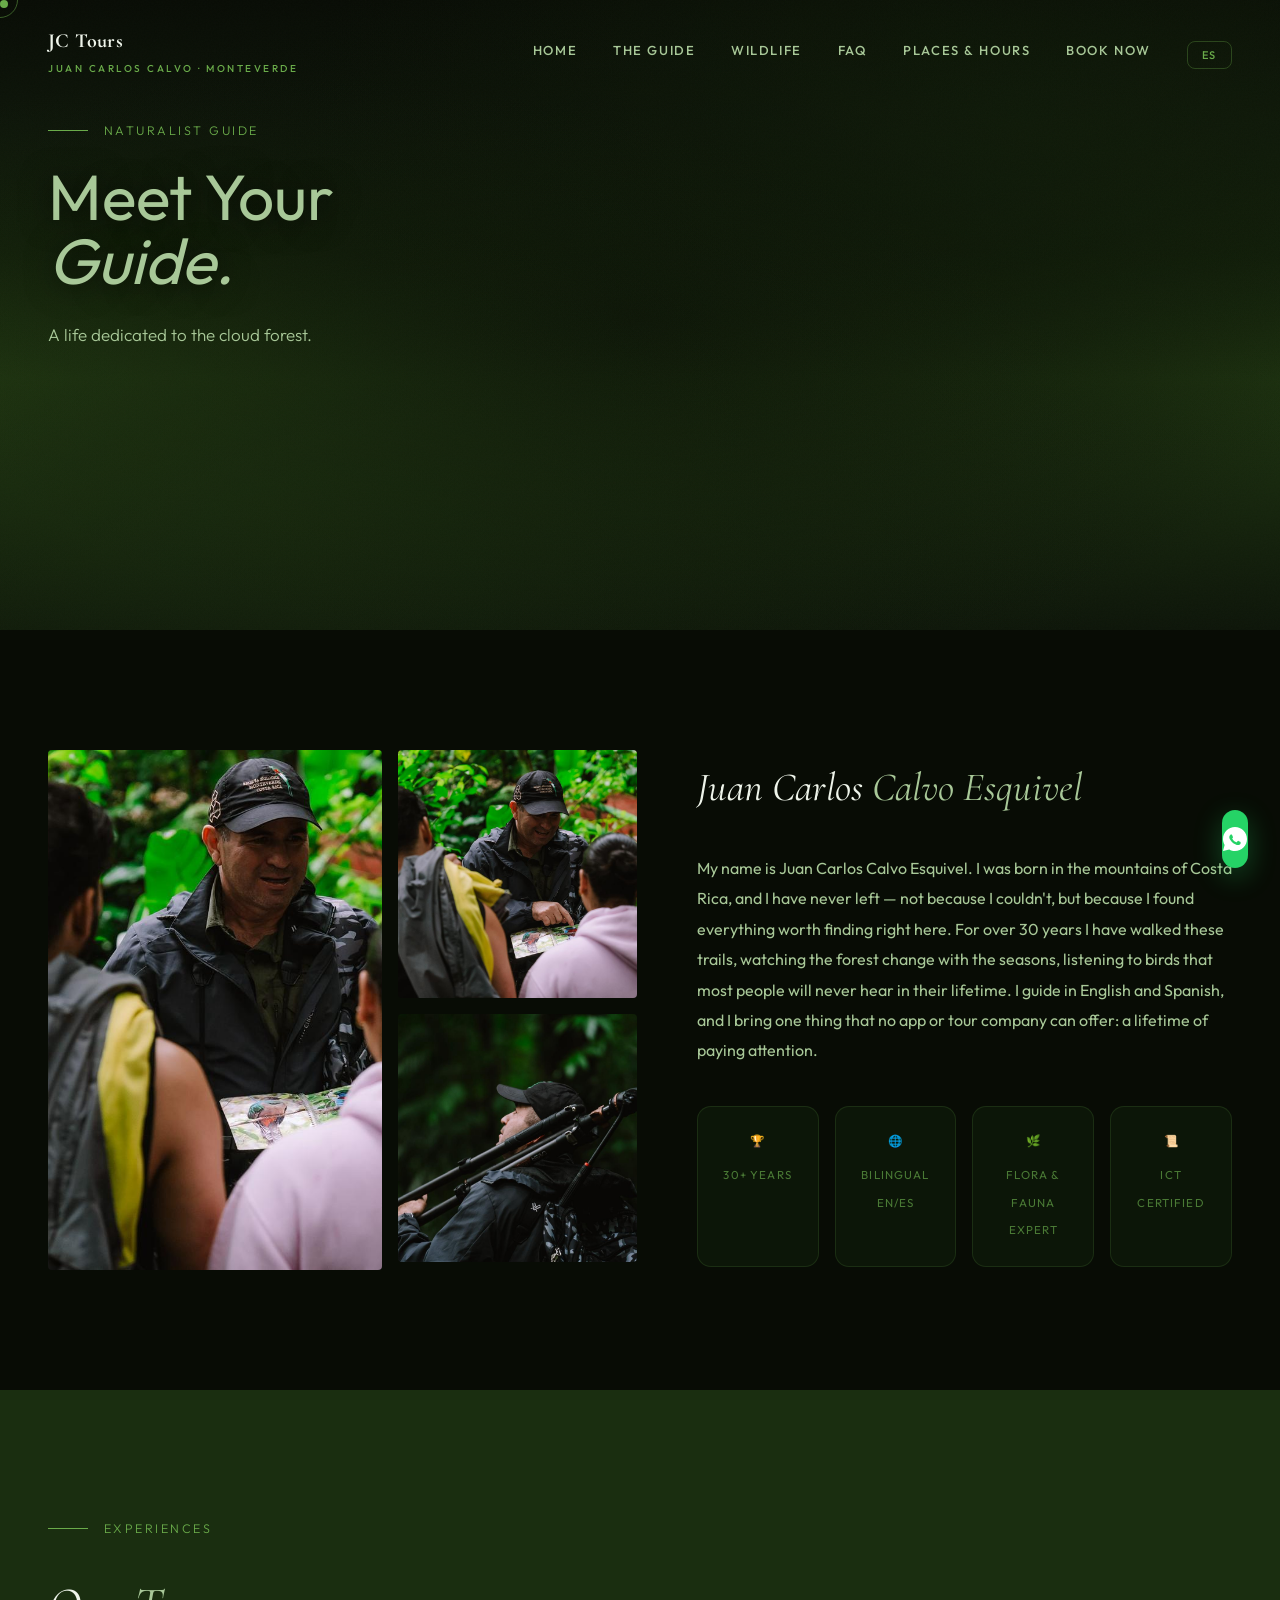
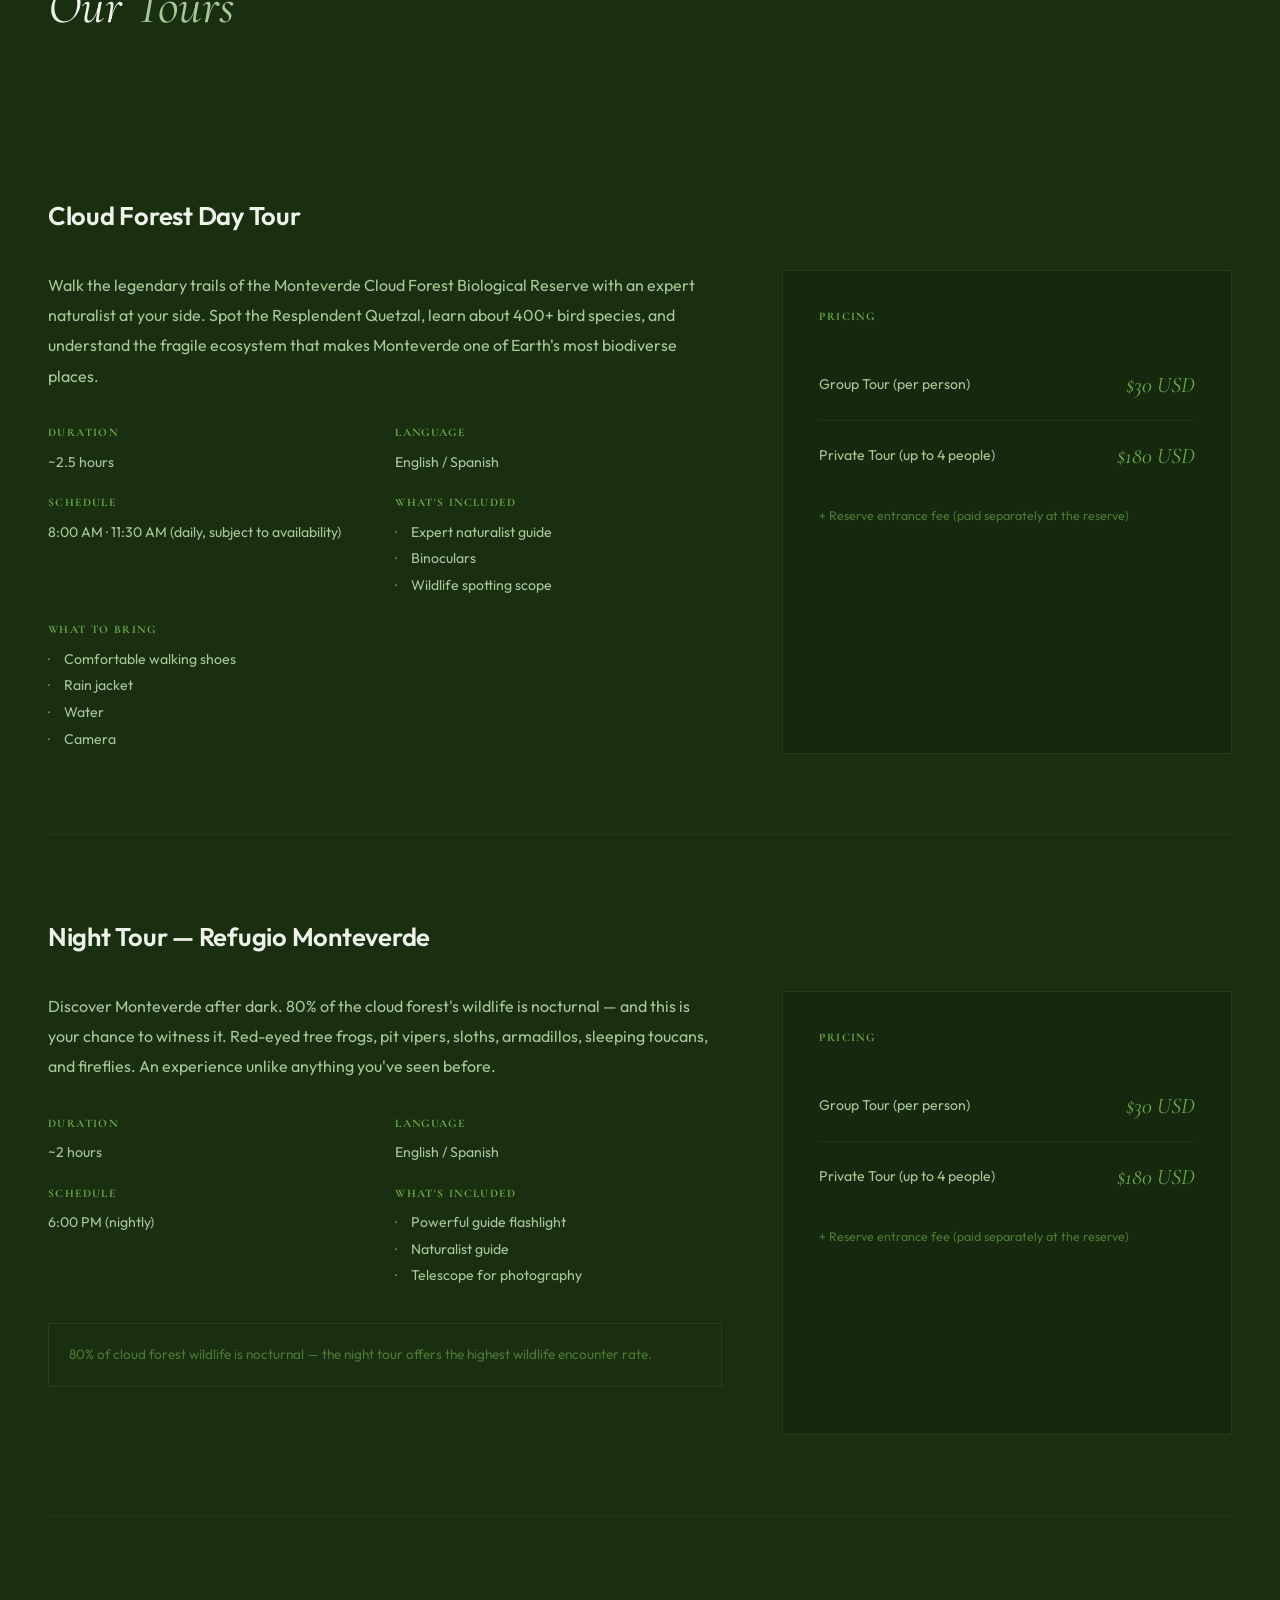
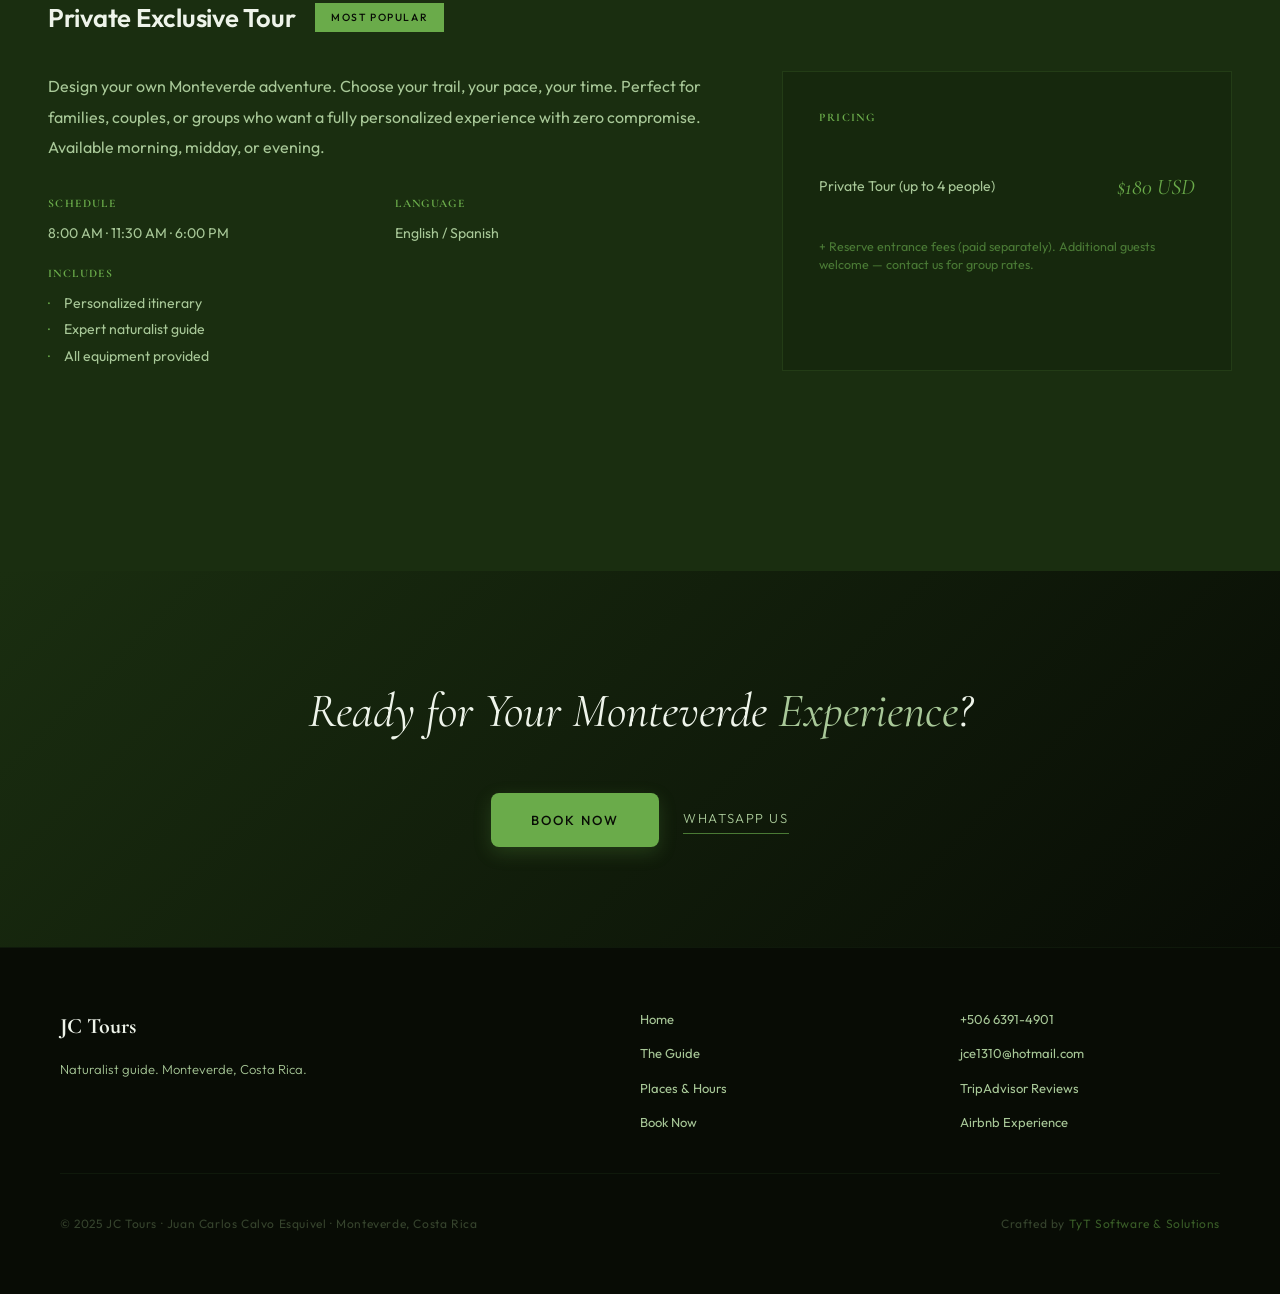
<file: guide.html>
<!DOCTYPE html>
<html lang="en">
<head>
  <meta charset="UTF-8">
  <meta name="viewport" content="width=device-width, initial-scale=1.0">
  <title>The Guide | JC Tours Monteverde</title>
  <meta name="description" content="Meet Juan Carlos Calvo Esquivel — 30+ years as a naturalist guide in Monteverde's cloud forest. Expert birding, night tours, and private experiences.">
  <link rel="preconnect" href="https://fonts.googleapis.com">
  <link rel="preconnect" href="https://fonts.gstatic.com" crossorigin>
  <link href="https://fonts.googleapis.com/css2?family=Cormorant+Garamond:ital,wght@0,400;0,500;0,600;1,400;1,600&family=Outfit:wght@300;400;500;600&display=swap" rel="stylesheet">
  <link rel="stylesheet" href="css/styles.css">
</head>
<body>

  <!-- Navbar -->
  <nav class="navbar">
    <a href="index.html" class="nav-logo">
      <span class="logo-main">JC Tours</span>
      <span class="logo-sub">Juan Carlos Calvo &middot; Monteverde</span>
    </a>
    <div class="nav-links" id="navLinks">
      <a href="index.html" data-en="Home" data-es="Inicio">Home</a>
      <a href="guide.html" data-en="The Guide" data-es="El Gu&iacute;a">The Guide</a>
      <a href="index.html#wildlife" data-en="Wildlife" data-es="Fauna">Wildlife</a>
      <a href="index.html#faq" data-en="FAQ" data-es="Preguntas">FAQ</a>
      <a href="places.html" data-en="Places & Hours" data-es="Lugares">Places & Hours</a>
      <a href="index.html#booking" data-en="Book Now" data-es="Reservar">Book Now</a>
      <div style="margin-top:8px;">
        <button class="lang-btn" id="langToggle">ES</button>
      </div>
    </div>
    <button class="hamburger" id="hamburger" aria-label="Menu">
      <span></span>
      <span></span>
    </button>
  </nav>

  <!-- Hero -->
  <section class="hero" style="min-height: 70vh;">
    <div class="hero-bg"></div>
    <div class="grain"></div>
    <div class="container">
      <div class="hero-content" style="padding-top:120px;">
        <div class="eyebrow" data-en="Naturalist Guide" data-es="Gu&iacute;a Naturalista">Naturalist Guide</div>
        <h1 class="hero-title" style="font-size:clamp(36px,5vw,72px);">
          <span class="line-1" data-en="Meet Your" data-es="Conoc&eacute; a tu">Meet Your</span>
          <span class="line-2"><em data-en="Guide." data-es="Gu&iacute;a.">Guide.</em></span>
        </h1>
        <p class="hero-sub" data-en="A life dedicated to the cloud forest." data-es="Una vida dedicada al bosque nuboso.">A life dedicated to the cloud forest.</p>
      </div>
    </div>
  </section>

  <!-- Bio Section -->
  <section class="section">
    <div class="container">
      <div class="bio-grid">
        <div class="guide-photos reveal">
          <div class="guide-photo-main">
            <img src="images/guide/guide-group.jpeg" alt="Juan Carlos with guests in Monteverde">
          </div>
          <div class="guide-photo-stack">
            <img src="images/guide/guide-teaching.jpeg" alt="Juan Carlos explaining wildlife">
            <img src="images/guide/guide-action.jpeg" alt="Juan Carlos scanning the forest canopy">
          </div>
        </div>
        <div class="bio-text reveal">
          <h2 data-en="Juan Carlos <em>Calvo Esquivel</em>" data-es="Juan Carlos <em>Calvo Esquivel</em>">Juan Carlos <em>Calvo Esquivel</em></h2>
          <p data-en="My name is Juan Carlos Calvo Esquivel. I was born in the mountains of Costa Rica, and I have never left &mdash; not because I couldn't, but because I found everything worth finding right here. For over 30 years I have walked these trails, watching the forest change with the seasons, listening to birds that most people will never hear in their lifetime. I guide in English and Spanish, and I bring one thing that no app or tour company can offer: a lifetime of paying attention." data-es="Mi nombre es Juan Carlos Calvo Esquivel. Nac&iacute; en las monta&ntilde;as de Costa Rica y nunca me fui &mdash; no porque no pudiera, sino porque aqu&iacute; encontr&eacute; todo lo que vale la pena encontrar. Por m&aacute;s de 30 a&ntilde;os he caminado estos senderos, escuchando aves que la mayor&iacute;a nunca escuchar&aacute; en su vida.">My name is Juan Carlos Calvo Esquivel. I was born in the mountains of Costa Rica, and I have never left &mdash; not because I couldn't, but because I found everything worth finding right here. For over 30 years I have walked these trails, watching the forest change with the seasons, listening to birds that most people will never hear in their lifetime. I guide in English and Spanish, and I bring one thing that no app or tour company can offer: a lifetime of paying attention.</p>

          <div class="credential-badges">
            <div class="credential">
              <span class="credential-icon">&#127942;</span>
              <span data-en="30+ Years" data-es="30+ A&ntilde;os">30+ Years</span>
            </div>
            <div class="credential">
              <span class="credential-icon">&#127760;</span>
              <span data-en="Bilingual EN/ES" data-es="Biling&uuml;e EN/ES">Bilingual EN/ES</span>
            </div>
            <div class="credential">
              <span class="credential-icon">&#127807;</span>
              <span data-en="Flora & Fauna Expert" data-es="Experto en Flora y Fauna">Flora & Fauna Expert</span>
            </div>
            <div class="credential">
              <span class="credential-icon">&#128220;</span>
              <span data-en="ICT Certified" data-es="Certificado ICT">ICT Certified</span>
            </div>
          </div>
        </div>
      </div>
    </div>
  </section>

  <!-- Experiences Full Detail -->
  <section class="section" style="background: var(--forest);">
    <div class="container">
      <div class="section-header reveal">
        <div class="eyebrow" data-en="Experiences" data-es="Experiencias">Experiences</div>
        <h2 data-en="Our <em>Tours</em>" data-es="Nuestros <em>Tours</em>">Our <em>Tours</em></h2>
      </div>

      <!-- Day Tour -->
      <div class="experience-detail reveal" id="day-tour">
        <div class="exp-detail-header">
          <h3 data-en="Cloud Forest Day Tour" data-es="Tour Diurno del Bosque Nuboso">Cloud Forest Day Tour</h3>
        </div>
        <div class="exp-detail-body">
          <div>
            <p class="exp-description" data-en="Walk the legendary trails of the Monteverde Cloud Forest Biological Reserve with an expert naturalist at your side. Spot the Resplendent Quetzal, learn about 400+ bird species, and understand the fragile ecosystem that makes Monteverde one of Earth's most biodiverse places." data-es="Recorre los senderos legendarios de la Reserva Biol&oacute;gica Bosque Nuboso de Monteverde con un naturalista experto. Observa el Quetzal Resplandeciente y aprende sobre m&aacute;s de 400 especies de aves.">Walk the legendary trails of the Monteverde Cloud Forest Biological Reserve with an expert naturalist at your side. Spot the Resplendent Quetzal, learn about 400+ bird species, and understand the fragile ecosystem that makes Monteverde one of Earth's most biodiverse places.</p>
            <div class="exp-info-grid">
              <div class="exp-info-item">
                <h4 data-en="Duration" data-es="Duraci&oacute;n">Duration</h4>
                <p>~2.5 hours</p>
              </div>
              <div class="exp-info-item">
                <h4 data-en="Language" data-es="Idioma">Language</h4>
                <p data-en="English / Spanish" data-es="Ingl&eacute;s / Espa&ntilde;ol">English / Spanish</p>
              </div>
              <div class="exp-info-item">
                <h4 data-en="Schedule" data-es="Horario">Schedule</h4>
                <p data-en="8:00 AM &middot; 11:30 AM (daily, subject to availability)" data-es="8:00 AM &middot; 11:30 AM (diario, sujeto a disponibilidad)">8:00 AM &middot; 11:30 AM (daily, subject to availability)</p>
              </div>
              <div class="exp-info-item">
                <h4 data-en="What's Included" data-es="Qu&eacute; Incluye">What's Included</h4>
                <ul>
                  <li data-en="Expert naturalist guide" data-es="Gu&iacute;a naturalista experto">Expert naturalist guide</li>
                  <li data-en="Binoculars" data-es="Binoculares">Binoculars</li>
                  <li data-en="Wildlife spotting scope" data-es="Telescopio para avistamiento">Wildlife spotting scope</li>
                </ul>
              </div>
              <div class="exp-info-item">
                <h4 data-en="What to Bring" data-es="Qu&eacute; Traer">What to Bring</h4>
                <ul>
                  <li data-en="Comfortable walking shoes" data-es="Zapatos c&oacute;modos para caminar">Comfortable walking shoes</li>
                  <li data-en="Rain jacket" data-es="Chaqueta impermeable">Rain jacket</li>
                  <li data-en="Water" data-es="Agua">Water</li>
                  <li data-en="Camera" data-es="C&aacute;mara">Camera</li>
                </ul>
              </div>
            </div>
          </div>
          <div class="exp-pricing">
            <h4 data-en="Pricing" data-es="Precios">Pricing</h4>
            <div class="price-row">
              <span class="price-type" data-en="Group Tour (per person)" data-es="Tour Grupal (por persona)">Group Tour (per person)</span>
              <span class="price-amount">$30 USD</span>
            </div>
            <div class="price-row">
              <span class="price-type" data-en="Private Tour (up to 4 people)" data-es="Tour Privado (hasta 4 personas)">Private Tour (up to 4 people)</span>
              <span class="price-amount">$180 USD</span>
            </div>
            <p class="price-note" data-en="+ Reserve entrance fee (paid separately at the reserve)" data-es="+ Tarifa de entrada a la reserva (se paga por separado)">+ Reserve entrance fee (paid separately at the reserve)</p>
          </div>
        </div>
      </div>

      <!-- Night Tour -->
      <div class="experience-detail reveal" id="night-tour">
        <div class="exp-detail-header">
          <h3 data-en="Night Tour &mdash; Refugio Monteverde" data-es="Tour Nocturno &mdash; Refugio Monteverde">Night Tour &mdash; Refugio Monteverde</h3>
        </div>
        <div class="exp-detail-body">
          <div>
            <p class="exp-description" data-en="Discover Monteverde after dark. 80% of the cloud forest's wildlife is nocturnal &mdash; and this is your chance to witness it. Red-eyed tree frogs, pit vipers, sloths, armadillos, sleeping toucans, and fireflies. An experience unlike anything you've seen before." data-es="Descubre Monteverde de noche. El 80% de la fauna del bosque nuboso es nocturna &mdash; y esta es tu oportunidad de verla. Ranas de ojos rojos, v&iacute;boras, perezosos, armadillos y luci&eacute;rnagas. Una experiencia &uacute;nica.">Discover Monteverde after dark. 80% of the cloud forest's wildlife is nocturnal &mdash; and this is your chance to witness it. Red-eyed tree frogs, pit vipers, sloths, armadillos, sleeping toucans, and fireflies. An experience unlike anything you've seen before.</p>
            <div class="exp-info-grid">
              <div class="exp-info-item">
                <h4 data-en="Duration" data-es="Duraci&oacute;n">Duration</h4>
                <p>~2 hours</p>
              </div>
              <div class="exp-info-item">
                <h4 data-en="Language" data-es="Idioma">Language</h4>
                <p data-en="English / Spanish" data-es="Ingl&eacute;s / Espa&ntilde;ol">English / Spanish</p>
              </div>
              <div class="exp-info-item">
                <h4 data-en="Schedule" data-es="Horario">Schedule</h4>
                <p data-en="6:00 PM (nightly)" data-es="6:00 PM (todas las noches)">6:00 PM (nightly)</p>
              </div>
              <div class="exp-info-item">
                <h4 data-en="What's Included" data-es="Qu&eacute; Incluye">What's Included</h4>
                <ul>
                  <li data-en="Powerful guide flashlight" data-es="Linterna profesional de gu&iacute;a">Powerful guide flashlight</li>
                  <li data-en="Naturalist guide" data-es="Gu&iacute;a naturalista">Naturalist guide</li>
                  <li data-en="Telescope for photography" data-es="Telescopio para fotograf&iacute;a">Telescope for photography</li>
                </ul>
              </div>
            </div>
            <div class="place-note" style="margin-top: 32px;" data-en="80% of cloud forest wildlife is nocturnal &mdash; the night tour offers the highest wildlife encounter rate." data-es="El 80% de la fauna del bosque nuboso es nocturna &mdash; el tour nocturno ofrece la mayor tasa de encuentros con vida silvestre.">80% of cloud forest wildlife is nocturnal &mdash; the night tour offers the highest wildlife encounter rate.</div>
          </div>
          <div class="exp-pricing">
            <h4 data-en="Pricing" data-es="Precios">Pricing</h4>
            <div class="price-row">
              <span class="price-type" data-en="Group Tour (per person)" data-es="Tour Grupal (por persona)">Group Tour (per person)</span>
              <span class="price-amount">$30 USD</span>
            </div>
            <div class="price-row">
              <span class="price-type" data-en="Private Tour (up to 4 people)" data-es="Tour Privado (hasta 4 personas)">Private Tour (up to 4 people)</span>
              <span class="price-amount">$180 USD</span>
            </div>
            <p class="price-note" data-en="+ Reserve entrance fee (paid separately at the reserve)" data-es="+ Tarifa de entrada a la reserva (se paga por separado)">+ Reserve entrance fee (paid separately at the reserve)</p>
          </div>
        </div>
      </div>

      <!-- Private Tour -->
      <div class="experience-detail reveal" id="private-tour">
        <div class="exp-detail-header">
          <h3 data-en="Private Exclusive Tour" data-es="Tour Privado Exclusivo">Private Exclusive Tour</h3>
          <span class="exp-badge" data-en="Most Popular" data-es="M&aacute;s Popular">Most Popular</span>
        </div>
        <div class="exp-detail-body">
          <div>
            <p class="exp-description" data-en="Design your own Monteverde adventure. Choose your trail, your pace, your time. Perfect for families, couples, or groups who want a fully personalized experience with zero compromise. Available morning, midday, or evening." data-es="Dise&ntilde;a tu propia aventura en Monteverde. Escoge tu sendero, tu ritmo, tu horario. Perfecto para familias, parejas o grupos que desean una experiencia completamente personalizada. Disponible en la ma&ntilde;ana, mediod&iacute;a o noche.">Design your own Monteverde adventure. Choose your trail, your pace, your time. Perfect for families, couples, or groups who want a fully personalized experience with zero compromise. Available morning, midday, or evening.</p>
            <div class="exp-info-grid">
              <div class="exp-info-item">
                <h4 data-en="Schedule" data-es="Horario">Schedule</h4>
                <p data-en="8:00 AM &middot; 11:30 AM &middot; 6:00 PM" data-es="8:00 AM &middot; 11:30 AM &middot; 6:00 PM">8:00 AM &middot; 11:30 AM &middot; 6:00 PM</p>
              </div>
              <div class="exp-info-item">
                <h4 data-en="Language" data-es="Idioma">Language</h4>
                <p data-en="English / Spanish" data-es="Ingl&eacute;s / Espa&ntilde;ol">English / Spanish</p>
              </div>
              <div class="exp-info-item">
                <h4 data-en="Includes" data-es="Incluye">Includes</h4>
                <ul>
                  <li data-en="Personalized itinerary" data-es="Itinerario personalizado">Personalized itinerary</li>
                  <li data-en="Expert naturalist guide" data-es="Gu&iacute;a naturalista experto">Expert naturalist guide</li>
                  <li data-en="All equipment provided" data-es="Todo el equipo proporcionado">All equipment provided</li>
                </ul>
              </div>
            </div>
          </div>
          <div class="exp-pricing">
            <h4 data-en="Pricing" data-es="Precios">Pricing</h4>
            <div class="price-row">
              <span class="price-type" data-en="Private Tour (up to 4 people)" data-es="Tour Privado (hasta 4 personas)">Private Tour (up to 4 people)</span>
              <span class="price-amount">$180 USD</span>
            </div>
            <p class="price-note" data-en="+ Reserve entrance fees (paid separately). Additional guests welcome &mdash; contact us for group rates." data-es="+ Tarifas de entrada a la reserva (se pagan por separado). Invitados adicionales bienvenidos &mdash; cont&aacute;ctanos para tarifas de grupo.">+ Reserve entrance fees (paid separately). Additional guests welcome &mdash; contact us for group rates.</p>
          </div>
        </div>
      </div>
    </div>
  </section>

  <!-- Booking CTA -->
  <section class="booking-cta">
    <div class="container reveal">
      <h2 data-en="Ready for Your Monteverde <em>Experience</em>?" data-es="&iquest;Listo para Tu <em>Experiencia</em> en Monteverde?">Ready for Your Monteverde <em>Experience</em>?</h2>
      <div class="booking-cta-buttons">
        <a href="index.html#booking" class="btn-gold" data-en="Book Now" data-es="Reservar Ahora">Book Now</a>
        <a href="https://wa.me/50663914901" class="btn-ghost" target="_blank" rel="noopener" data-en="WhatsApp Us" data-es="Escr&iacute;benos por WhatsApp">WhatsApp Us <svg viewBox="0 0 24 24" fill="none" stroke="currentColor" stroke-width="2" width="16" height="16"><line x1="5" y1="12" x2="19" y2="12"/><polyline points="12 5 19 12 12 19"/></svg></a>
      </div>
    </div>
  </section>

  <!-- Footer -->
  <footer>
    <div class="footer-main">
      <div class="footer-brand">
        <span class="footer-logo">JC Tours</span>
        <p data-en="Naturalist guide. Monteverde, Costa Rica."
           data-es="Gu&iacute;a naturalista. Monteverde, Costa Rica.">
          Naturalist guide. Monteverde, Costa Rica.
        </p>
      </div>
      <div class="footer-links">
        <a href="index.html" data-en="Home" data-es="Inicio">Home</a>
        <a href="guide.html" data-en="The Guide" data-es="El Gu&iacute;a">The Guide</a>
        <a href="places.html" data-en="Places & Hours" data-es="Lugares">Places & Hours</a>
        <a href="index.html#booking" data-en="Book Now" data-es="Reservar">Book Now</a>
      </div>
      <div class="footer-contact">
        <a href="https://wa.me/50663914901" target="_blank">+506 6391-4901</a>
        <a href="mailto:jce1310@hotmail.com">jce1310@hotmail.com</a>
        <a href="https://www.tripadvisor.com/Attraction_Review-g309277-d11739359-Reviews-JC_Nature_Tour-Monteverde_Cloud_Forest_Reserve_Monteverde_Province_of_Puntarenas.html"
           target="_blank" data-en="TripAdvisor Reviews" data-es="Rese&ntilde;as TripAdvisor">TripAdvisor Reviews</a>
        <a href="https://www.airbnb.co.cr/experiences/6914172"
           target="_blank" data-en="Airbnb Experience" data-es="Experiencia Airbnb">Airbnb Experience</a>
      </div>
    </div>
    <div class="footer-bottom">
      <span>&copy; 2025 JC Tours &middot; Juan Carlos Calvo Esquivel &middot; Monteverde, Costa Rica</span>
      <span class="tyt-credit">Crafted by <a href="#" target="_blank">TyT Software & Solutions</a></span>
    </div>
  </footer>

  <!-- Floating WhatsApp Button -->
  <a href="https://wa.me/50663914901?text=Hello%20Juan%20Carlos!%20I%20found%20JC%20Tours%20and%20I%27m%20interested%20in%20booking%20a%20tour%20in%20Monteverde."
     target="_blank" class="whatsapp-float" aria-label="Chat on WhatsApp">
    <svg width="26" height="26" viewBox="0 0 26 26" fill="none">
      <path d="M13 1C6.4 1 1 6.4 1 13c0 2.1.6 4.2 1.6 5.9L1 25l6.3-1.6C9 24.4 11 25 13 25c6.6 0 12-5.4 12-12S19.6 1 13 1z" fill="white"/>
      <path d="M18.5 15.8c-.3-.1-1.7-.8-2-.9-.3-.1-.5-.2-.7.2-.2.3-.8.9-1 1.1-.2.2-.4.2-.6.1-.3-.1-1.2-.5-2.3-1.5-.9-.8-1.4-1.7-1.6-2-.2-.3 0-.5.1-.6l.4-.5c.1-.1.2-.3.2-.5 0-.2-.7-1.6-.9-2.2-.2-.5-.4-.5-.6-.5h-.5c-.2 0-.5.1-.7.4-.3.3-1 1-1 2.3s1 2.7 1.1 2.8c.1.2 2 3.1 4.9 4.3.7.3 1.2.5 1.6.6.7.2 1.3.2 1.8.1.5-.1 1.6-.7 1.8-1.3.2-.6.2-1.2.2-1.3 0-.1-.2-.2-.5-.3z" fill="#25D366"/>
    </svg>
    <span class="whatsapp-label" data-en="Book via WhatsApp" data-es="Reservar por WhatsApp">Book via WhatsApp</span>
  </a>

  <script src="js/main.js"></script>
</body>
</html>
</file>
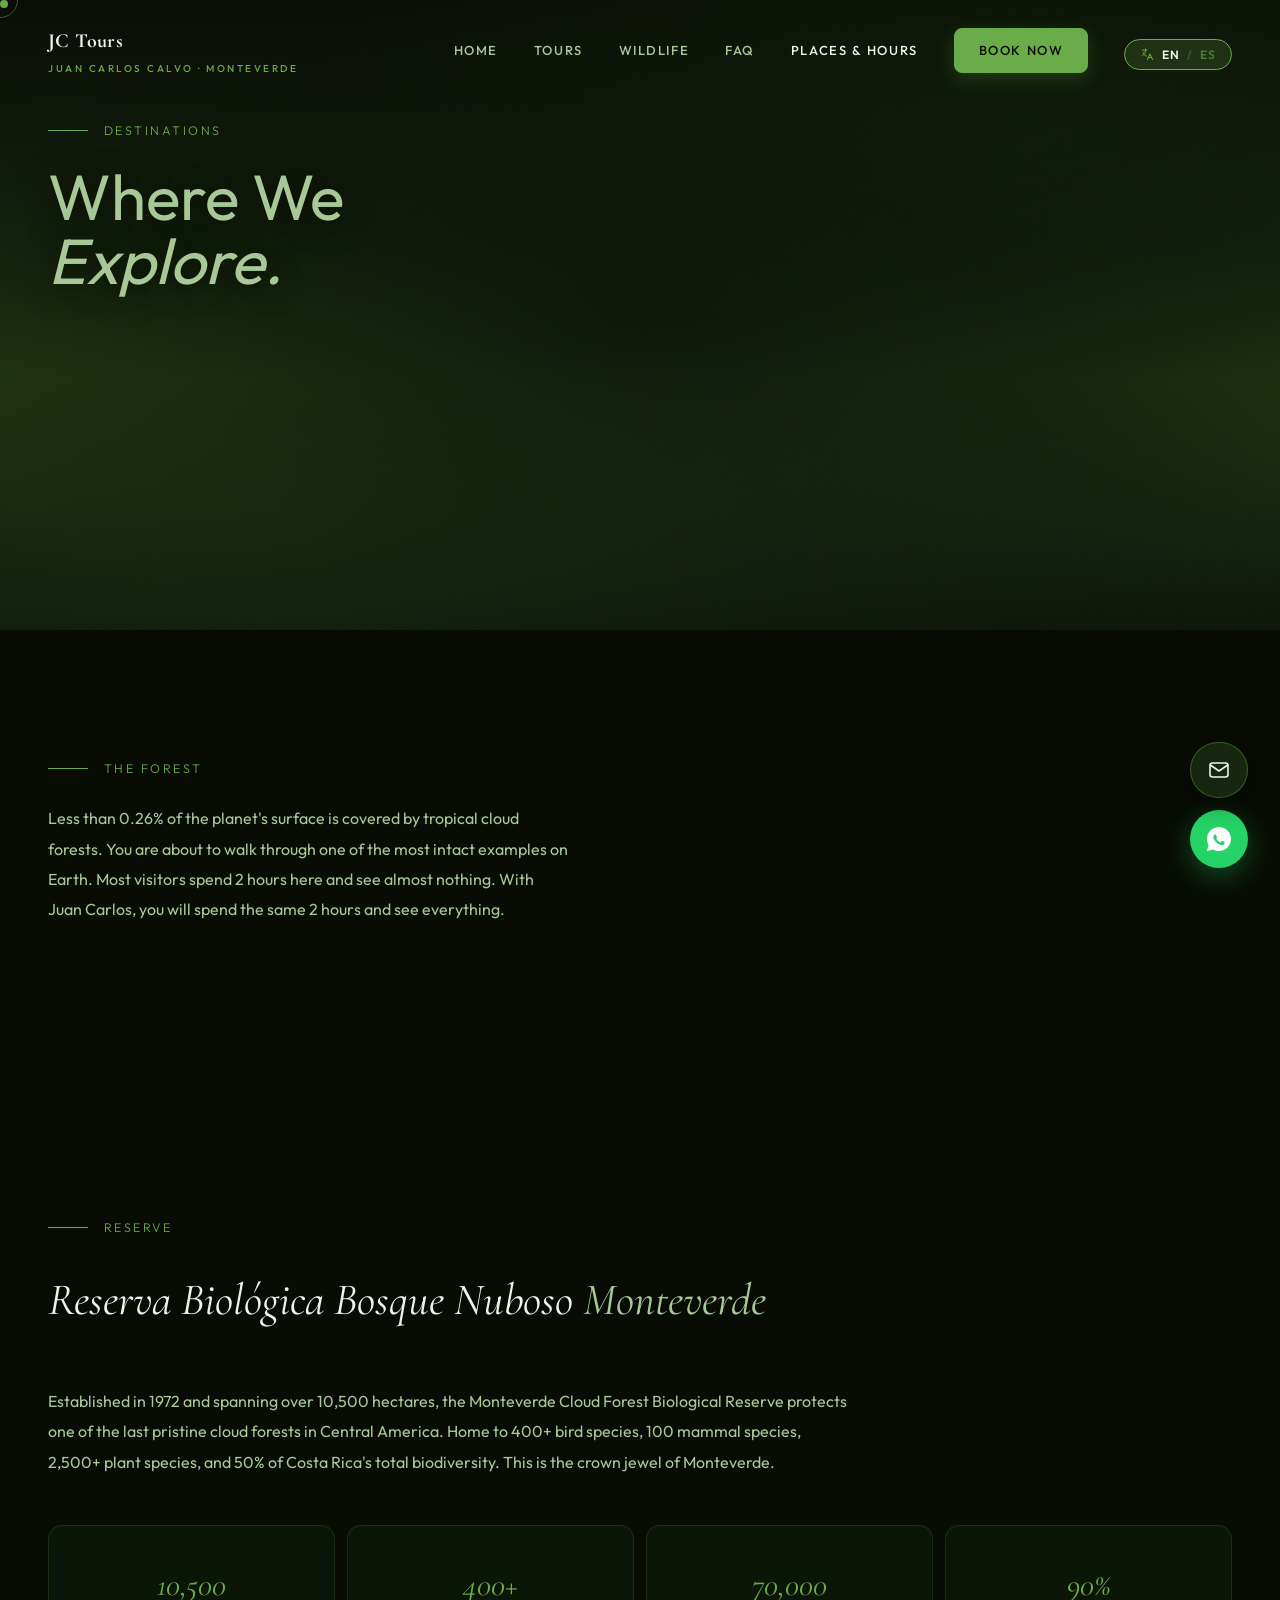
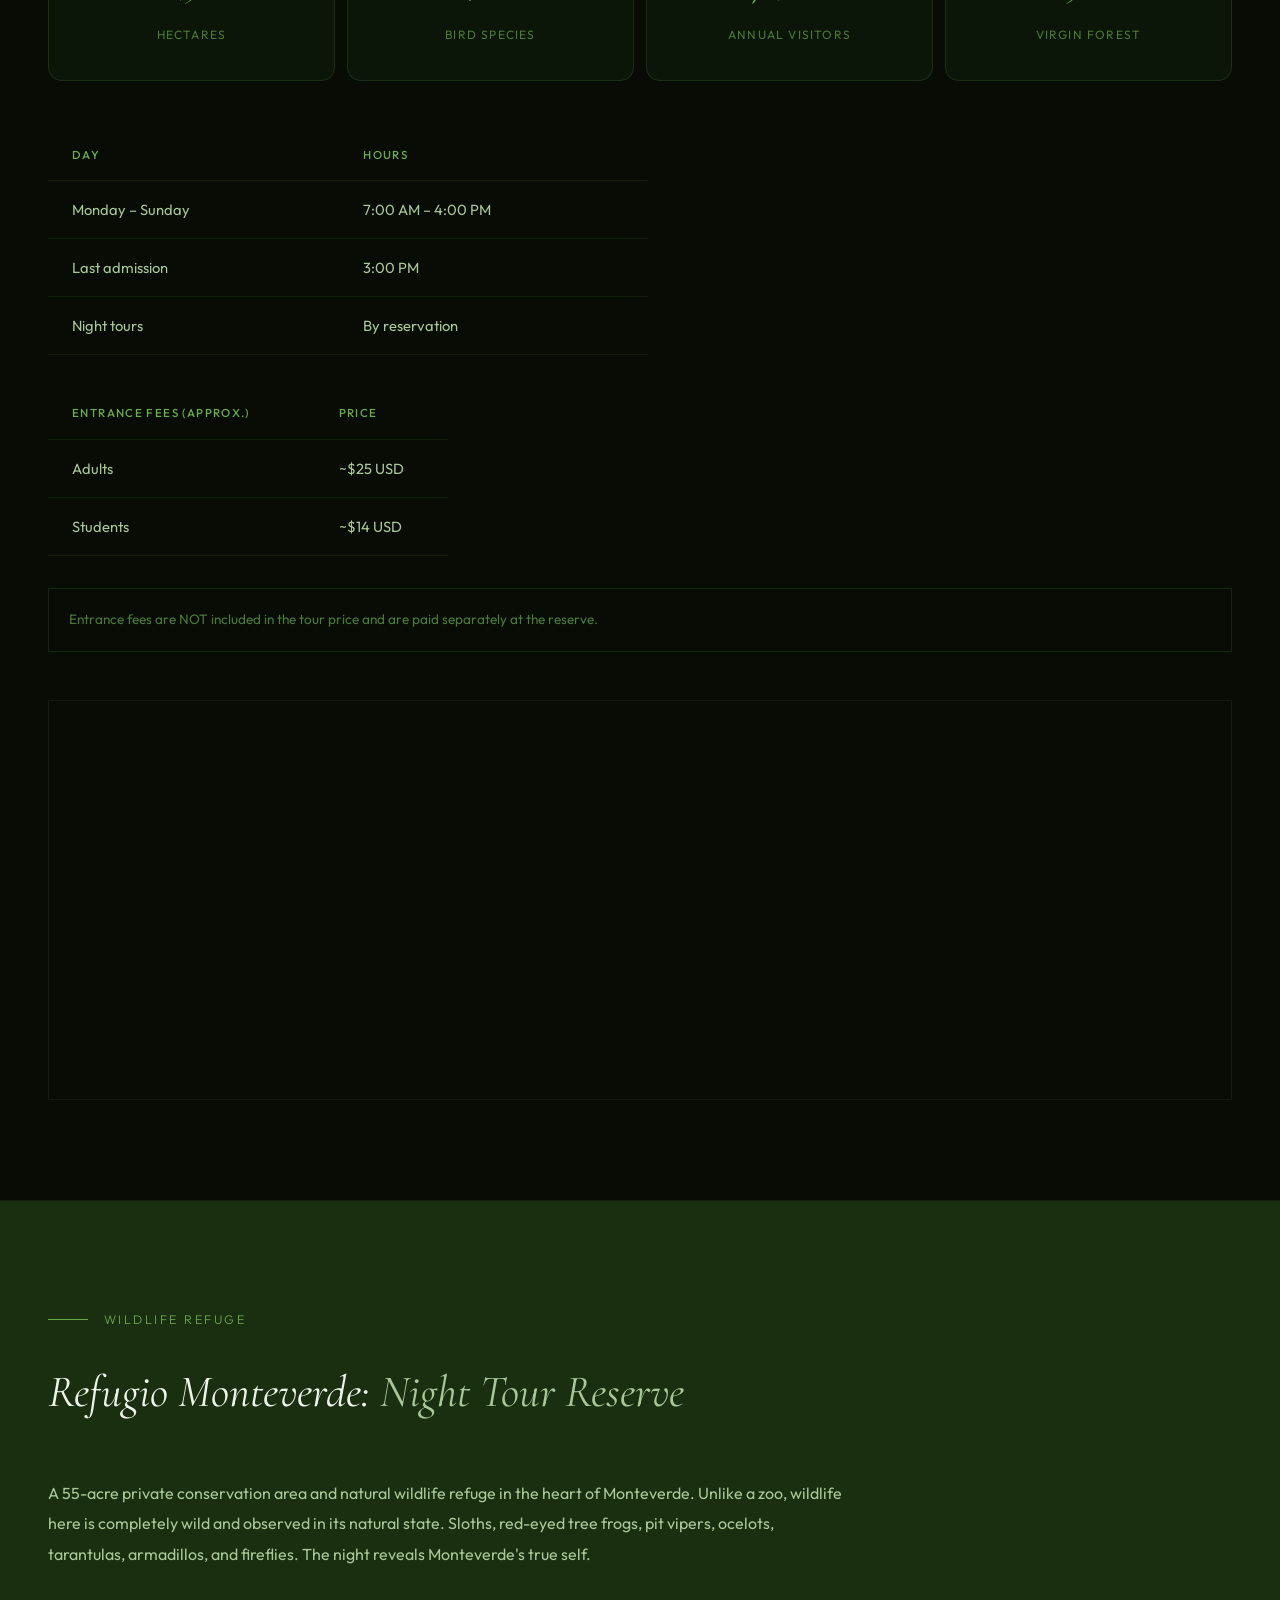
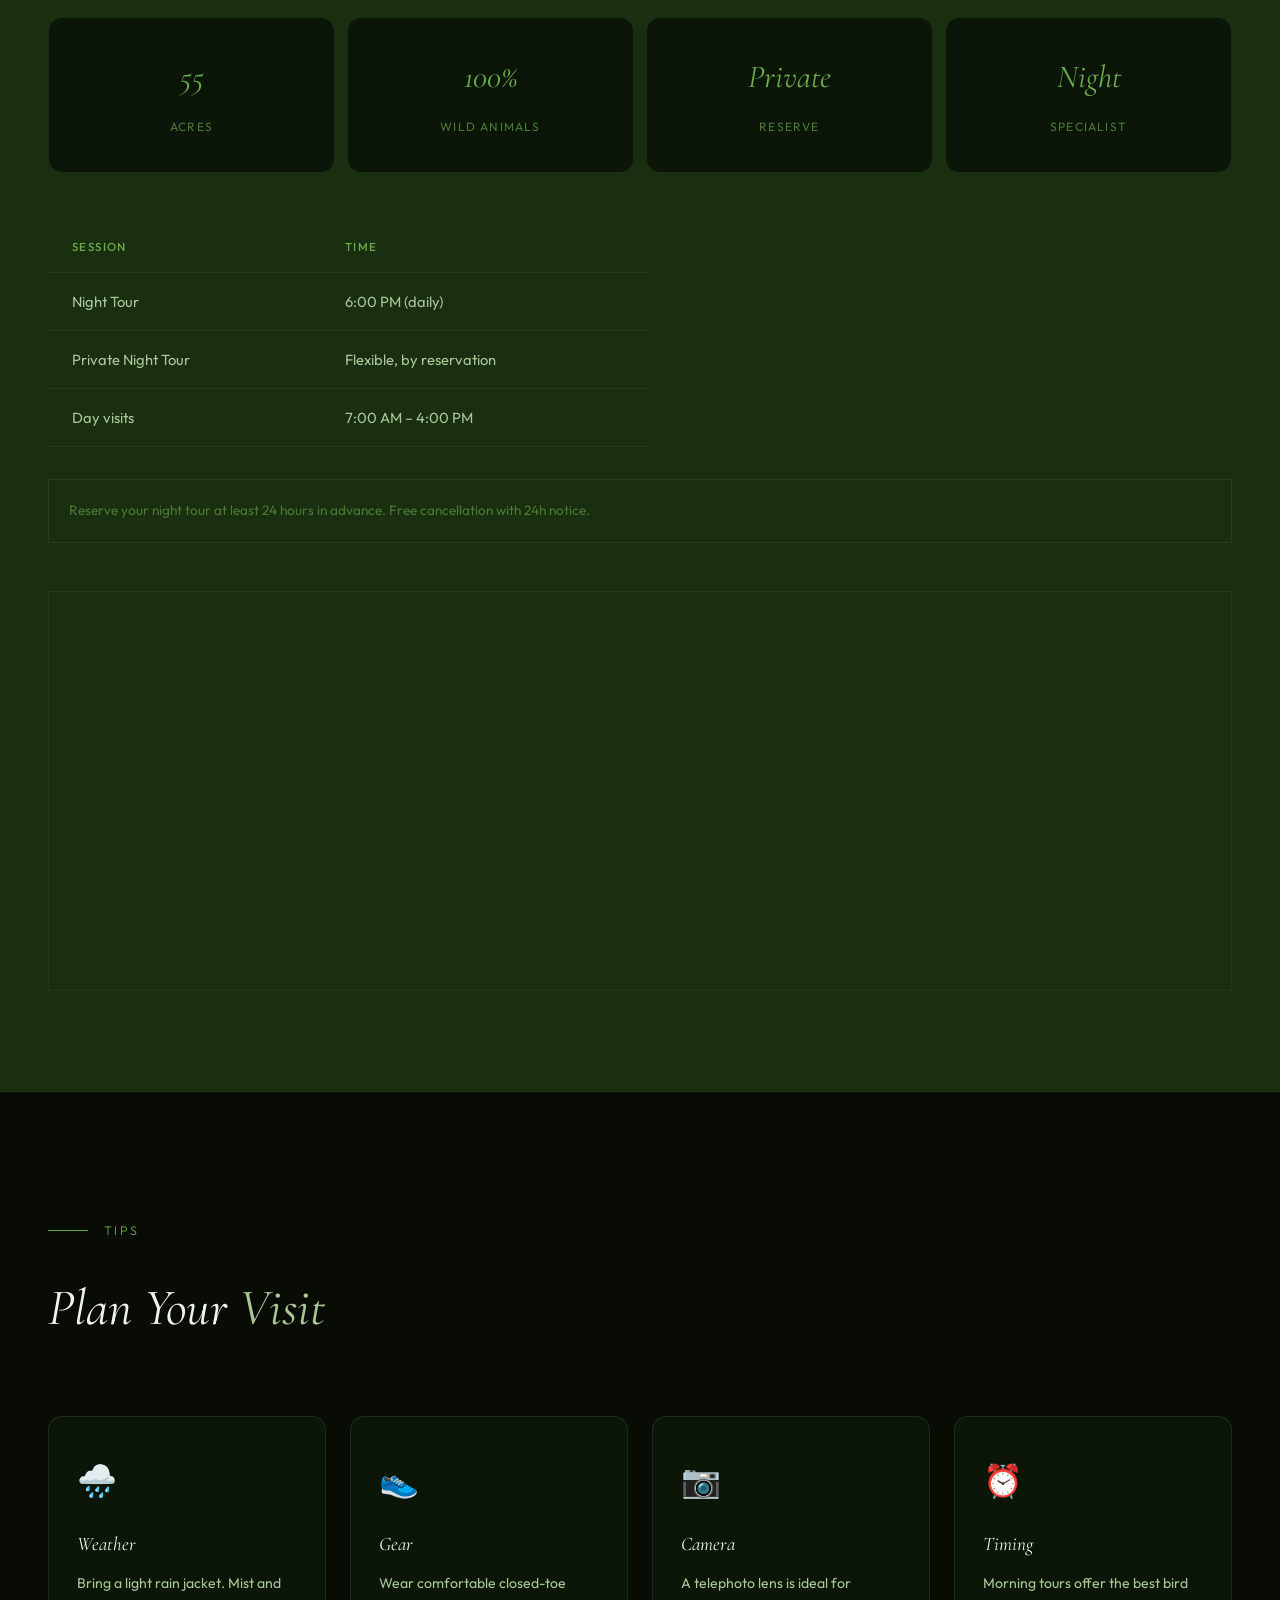
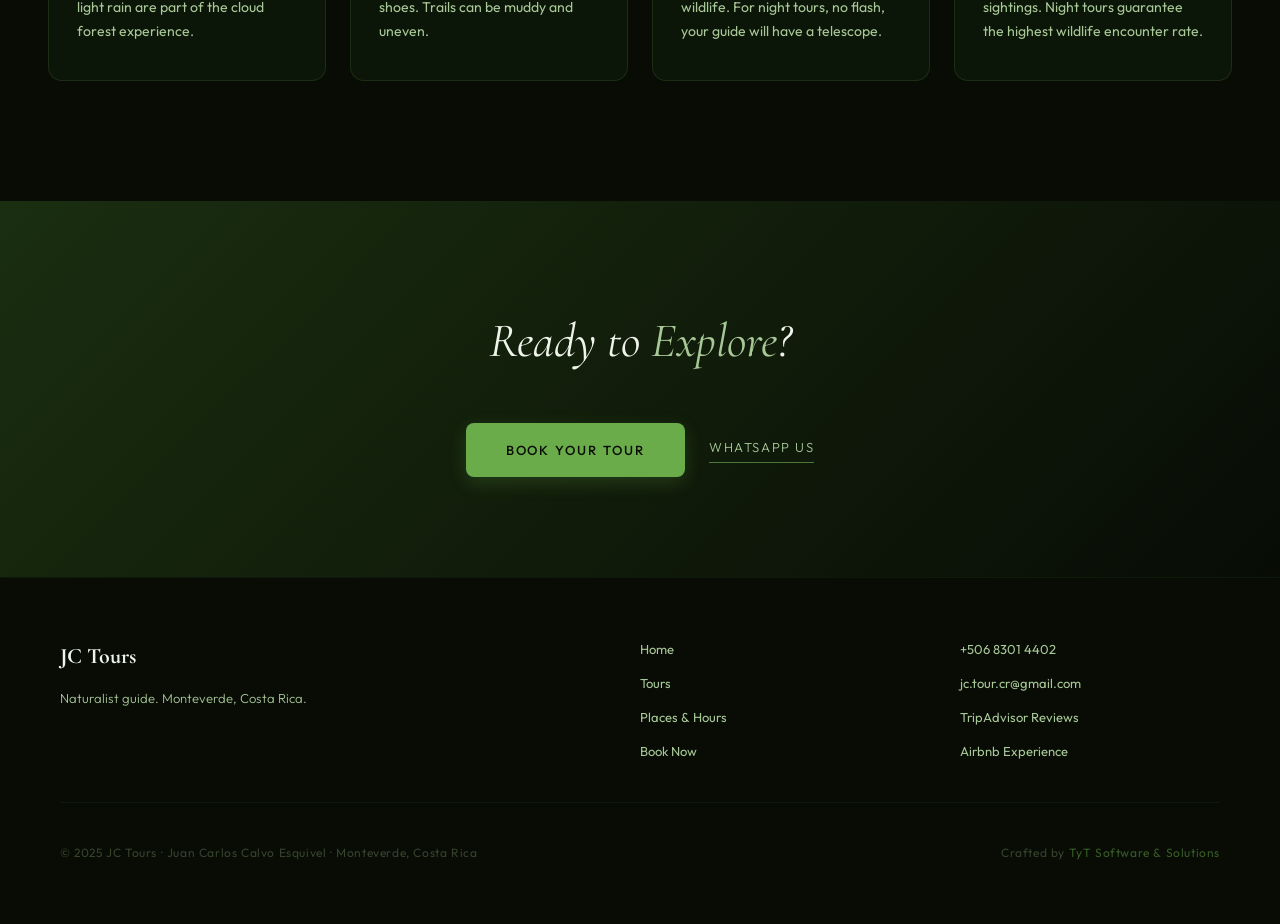
<file: places.html>
<!DOCTYPE html>
<html lang="en">
<head>
  <meta charset="UTF-8">
  <meta name="viewport" content="width=device-width, initial-scale=1.0">

  <!-- Primary SEO -->
  <title>Monteverde Cloud Forest &amp; Reserves to Visit | JC Tours</title>
  <meta name="description" content="Discover the best places to visit in Monteverde, Costa Rica: the cloud forest reserve and Refugio Monteverde: hours, entrance fees, maps and visitor tips.">
  <link rel="canonical" href="https://www.jctourscr.com/places">
  <meta name="robots" content="index, follow">
  <meta name="author" content="JC Tours – Juan Carlos Calvo">
  <meta name="theme-color" content="#1a2e10">

  <!-- Icons -->
  <link rel="icon" href="/favicon.svg" type="image/svg+xml">
  <link rel="apple-touch-icon" href="/apple-touch-icon.png">
  <link rel="manifest" href="/site.webmanifest">

  <!-- Open Graph -->
  <meta property="og:type" content="website">
  <meta property="og:site_name" content="JC Tours">
  <meta property="og:title" content="Monteverde Cloud Forest &amp; Reserves to Visit | JC Tours">
  <meta property="og:description" content="Discover the best places to visit in Monteverde, Costa Rica: the cloud forest reserve and Refugio Monteverde: hours, entrance fees, maps and visitor tips.">
  <meta property="og:url" content="https://www.jctourscr.com/places">
  <meta property="og:image" content="https://www.jctourscr.com/images/hero/hero-bridge.jpg">
  <meta property="og:locale" content="en_US">
  <meta property="og:locale:alternate" content="es_CR">

  <!-- Twitter -->
  <meta name="twitter:card" content="summary_large_image">
  <meta name="twitter:title" content="Monteverde Cloud Forest &amp; Reserves to Visit | JC Tours">
  <meta name="twitter:description" content="Discover the best places to visit in Monteverde, Costa Rica: the cloud forest reserve and Refugio Monteverde: hours, entrance fees, maps and visitor tips.">
  <meta name="twitter:image" content="https://www.jctourscr.com/images/hero/hero-bridge.jpg">

  <link rel="preconnect" href="https://fonts.googleapis.com">
  <link rel="preconnect" href="https://fonts.gstatic.com" crossorigin>
  <link href="https://fonts.googleapis.com/css2?family=Cormorant+Garamond:ital,wght@0,400;0,500;0,600;1,400;1,600&family=Outfit:wght@300;400;500;600&display=swap" rel="stylesheet">
  <link rel="stylesheet" href="css/styles.css">
</head>
<body>

  <!-- Navbar -->
  <nav class="navbar">
    <a href="/" class="nav-logo">
      <span class="logo-main">JC Tours</span>
      <span class="logo-sub">Juan Carlos Calvo &middot; Monteverde</span>
    </a>
    <div class="nav-links" id="navLinks">
      <a href="/" data-en="Home" data-es="Inicio">Home</a>
      <a href="/tours" data-en="Tours" data-es="Tours">Tours</a>
      <a href="/#wildlife" data-en="Wildlife" data-es="Fauna">Wildlife</a>
      <a href="/#faq" data-en="FAQ" data-es="Preguntas">FAQ</a>
      <a href="/places" class="active" data-en="Places & Hours" data-es="Lugares">Places & Hours</a>
      <a href="/#booking" class="nav-cta" data-en="Book Now" data-es="Reservar">Book Now</a>
      <div style="margin-top:8px;">
        <button class="lang-toggle" id="langToggle" type="button" aria-label="Switch language / Cambiar idioma">
          <svg class="lang-toggle-icon" viewBox="0 0 24 24" fill="none" stroke="currentColor" stroke-width="1.6" stroke-linecap="round" stroke-linejoin="round" aria-hidden="true">
            <path d="M4 5h7M9 3v2c0 4-2.4 7-5 8.5"/>
            <path d="M5 9c0 2.6 2.6 4.6 5.5 5.5"/>
            <path d="M12 20l4-9 4 9M13.4 17h5.2"/>
          </svg>
          <span class="lang-code lang-code--active" data-lang-active>EN</span>
          <span class="lang-sep" aria-hidden="true">/</span>
          <span class="lang-code lang-code--inactive" data-lang-inactive>ES</span>
        </button>
      </div>
    </div>
    <button class="hamburger" id="hamburger" aria-label="Menu" aria-expanded="false" aria-controls="navLinks">
      <span></span>
      <span></span>
    </button>
  </nav>

  <!-- Hero -->
  <section class="hero" style="min-height: 70vh;">
    <div class="hero-bg"></div>
    <div class="grain"></div>
    <div class="container">
      <div class="hero-content" style="padding-top:120px;">
        <div class="eyebrow" data-en="Destinations" data-es="Destinos">Destinations</div>
        <h1 class="hero-title" style="font-size:clamp(36px,5vw,72px);">
          <span class="sr-only">Places to visit in Monteverde, Costa Rica. </span>
          <span class="line-1" data-en="Where We" data-es="Donde">Where We</span>
          <span class="line-2"><em data-en="Explore." data-es="Exploramos.">Explore.</em></span>
        </h1>
      </div>
    </div>
  </section>

  <!-- Reserve intro -->
  <section class="section">
    <div class="container">
      <div class="section-header reveal">
        <div class="eyebrow" data-en="The Forest" data-es="El Bosque">The Forest</div>
        <p class="place-description" style="margin-bottom:0;" data-en="Less than 0.26% of the planet's surface is covered by tropical cloud forests. You are about to walk through one of the most intact examples on Earth. Most visitors spend 2 hours here and see almost nothing. With Juan Carlos, you will spend the same 2 hours and see everything." data-es="Menos del 0.26% de la superficie del planeta est&aacute; cubierta por bosques nubosos. Con Juan Carlos, esas 2 horas las ves todo.">Less than 0.26% of the planet's surface is covered by tropical cloud forests. You are about to walk through one of the most intact examples on Earth. Most visitors spend 2 hours here and see almost nothing. With Juan Carlos, you will spend the same 2 hours and see everything.</p>
      </div>
    </div>
  </section>

  <!-- Place 1: Monteverde Cloud Forest Reserve -->
  <section class="place-section">
    <div class="container">
      <div class="place-header reveal">
        <div class="eyebrow" data-en="Reserve" data-es="Reserva">Reserve</div>
        <h2 data-en="Reserva Biol&oacute;gica Bosque Nuboso <em>Monteverde</em>" data-es="Reserva Biol&oacute;gica Bosque Nuboso <em>Monteverde</em>">Reserva Biol&oacute;gica Bosque Nuboso <em>Monteverde</em></h2>
      </div>

      <p class="place-description reveal" data-en="Established in 1972 and spanning over 10,500 hectares, the Monteverde Cloud Forest Biological Reserve protects one of the last pristine cloud forests in Central America. Home to 400+ bird species, 100 mammal species, 2,500+ plant species, and 50% of Costa Rica's total biodiversity. This is the crown jewel of Monteverde." data-es="Establecida en 1972 y con una extensi&oacute;n de m&aacute;s de 10,500 hect&aacute;reas, la Reserva Biol&oacute;gica Bosque Nuboso de Monteverde protege uno de los &uacute;ltimos bosques nubosos pr&iacute;stinos de Centroam&eacute;rica. Hogar de m&aacute;s de 400 especies de aves, 100 especies de mam&iacute;feros, m&aacute;s de 2,500 especies de plantas y el 50% de la biodiversidad total de Costa Rica. Esta es la joya de la corona de Monteverde.">Established in 1972 and spanning over 10,500 hectares, the Monteverde Cloud Forest Biological Reserve protects one of the last pristine cloud forests in Central America. Home to 400+ bird species, 100 mammal species, 2,500+ plant species, and 50% of Costa Rica's total biodiversity. This is the crown jewel of Monteverde.</p>

      <div class="place-facts reveal">
        <div class="fact-card">
          <span class="fact-value">10,500</span>
          <span class="fact-label" data-en="Hectares" data-es="Hect&aacute;reas">Hectares</span>
        </div>
        <div class="fact-card">
          <span class="fact-value">400+</span>
          <span class="fact-label" data-en="Bird Species" data-es="Especies de Aves">Bird Species</span>
        </div>
        <div class="fact-card">
          <span class="fact-value">70,000</span>
          <span class="fact-label" data-en="Annual Visitors" data-es="Visitantes Anuales">Annual Visitors</span>
        </div>
        <div class="fact-card">
          <span class="fact-value">90%</span>
          <span class="fact-label" data-en="Virgin Forest" data-es="Bosque Virgen">Virgin Forest</span>
        </div>
      </div>

      <div class="reveal">
        <table class="hours-table">
          <thead>
            <tr>
              <th data-en="Day" data-es="D&iacute;a">Day</th>
              <th data-en="Hours" data-es="Horario">Hours</th>
            </tr>
          </thead>
          <tbody>
            <tr>
              <td data-en="Monday &ndash; Sunday" data-es="Lunes &ndash; Domingo">Monday &ndash; Sunday</td>
              <td>7:00 AM &ndash; 4:00 PM</td>
            </tr>
            <tr>
              <td data-en="Last admission" data-es="&Uacute;ltima admisi&oacute;n">Last admission</td>
              <td>3:00 PM</td>
            </tr>
            <tr>
              <td data-en="Night tours" data-es="Tours nocturnos">Night tours</td>
              <td data-en="By reservation" data-es="Con reservaci&oacute;n">By reservation</td>
            </tr>
          </tbody>
        </table>
      </div>

      <div class="reveal" style="margin-bottom: 24px;">
        <table class="hours-table" style="max-width: 400px;">
          <thead>
            <tr>
              <th data-en="Entrance Fees (approx.)" data-es="Tarifas de Entrada (aprox.)">Entrance Fees (approx.)</th>
              <th data-en="Price" data-es="Precio">Price</th>
            </tr>
          </thead>
          <tbody>
            <tr>
              <td data-en="Adults" data-es="Adultos">Adults</td>
              <td>~$25 USD</td>
            </tr>
            <tr>
              <td data-en="Students" data-es="Estudiantes">Students</td>
              <td>~$14 USD</td>
            </tr>
          </tbody>
        </table>
      </div>

      <div class="place-note reveal" data-en="Entrance fees are NOT included in the tour price and are paid separately at the reserve." data-es="Las tarifas de entrada NO est&aacute;n incluidas en el precio del tour y se pagan por separado en la reserva.">Entrance fees are NOT included in the tour price and are paid separately at the reserve.</div>

      <div class="place-map reveal">
        <iframe
          src="https://www.google.com/maps/embed?pb=!1m18!1m12!1m3!1d3924.8!2d-84.7899!3d10.2993!2m3!1f0!2f0!3f0!3m2!1i1024!2i768!4f13.1!3m3!1m2!1s0x8fa019e1c7e1e5e1%3A0x1234567890abcdef!2sMonteverde+Cloud+Forest+Reserve!5e0!3m2!1sen!2scr!4v1"
          allowfullscreen=""
          loading="lazy"
          referrerpolicy="no-referrer-when-downgrade"
          title="Monteverde Cloud Forest Reserve Location"></iframe>
      </div>
    </div>
  </section>

  <!-- Place 2: Refugio Monteverde -->
  <section class="place-section" style="background: var(--forest);">
    <div class="container">
      <div class="place-header reveal">
        <div class="eyebrow" data-en="Wildlife Refuge" data-es="Refugio de Vida Silvestre">Wildlife Refuge</div>
        <h2 data-en="Refugio Monteverde: <em>Night Tour Reserve</em>" data-es="Refugio Monteverde: <em>Reserva de Tour Nocturno</em>">Refugio Monteverde: <em>Night Tour Reserve</em></h2>
      </div>

      <p class="place-description reveal" data-en="A 55-acre private conservation area and natural wildlife refuge in the heart of Monteverde. Unlike a zoo, wildlife here is completely wild and observed in its natural state. Sloths, red-eyed tree frogs, pit vipers, ocelots, tarantulas, armadillos, and fireflies. The night reveals Monteverde's true self." data-es="Un &aacute;rea de conservaci&oacute;n privada de 55 acres y refugio natural de vida silvestre en el coraz&oacute;n de Monteverde. A diferencia de un zool&oacute;gico, la fauna aqu&iacute; es completamente salvaje y se observa en su estado natural. Perezosos, ranas de ojos rojos, v&iacute;boras, ocelotes, tar&aacute;ntulas, armadillos y luci&eacute;rnagas. La noche revela el verdadero ser de Monteverde.">A 55-acre private conservation area and natural wildlife refuge in the heart of Monteverde. Unlike a zoo, wildlife here is completely wild and observed in its natural state. Sloths, red-eyed tree frogs, pit vipers, ocelots, tarantulas, armadillos, and fireflies. The night reveals Monteverde's true self.</p>

      <div class="place-facts reveal">
        <div class="fact-card">
          <span class="fact-value">55</span>
          <span class="fact-label" data-en="Acres" data-es="Acres">Acres</span>
        </div>
        <div class="fact-card">
          <span class="fact-value">100%</span>
          <span class="fact-label" data-en="Wild Animals" data-es="Animales Salvajes">Wild Animals</span>
        </div>
        <div class="fact-card">
          <span class="fact-value" data-en="Private" data-es="Privada">Private</span>
          <span class="fact-label" data-en="Reserve" data-es="Reserva">Reserve</span>
        </div>
        <div class="fact-card">
          <span class="fact-value" data-en="Night" data-es="Nocturno">Night</span>
          <span class="fact-label" data-en="Specialist" data-es="Especialista">Specialist</span>
        </div>
      </div>

      <div class="reveal">
        <table class="hours-table">
          <thead>
            <tr>
              <th data-en="Session" data-es="Sesi&oacute;n">Session</th>
              <th data-en="Time" data-es="Horario">Time</th>
            </tr>
          </thead>
          <tbody>
            <tr>
              <td data-en="Night Tour" data-es="Tour Nocturno">Night Tour</td>
              <td data-en="6:00 PM (daily)" data-es="6:00 PM (diario)">6:00 PM (daily)</td>
            </tr>
            <tr>
              <td data-en="Private Night Tour" data-es="Tour Nocturno Privado">Private Night Tour</td>
              <td data-en="Flexible, by reservation" data-es="Flexible, con reservaci&oacute;n">Flexible, by reservation</td>
            </tr>
            <tr>
              <td data-en="Day visits" data-es="Visitas diurnas">Day visits</td>
              <td>7:00 AM &ndash; 4:00 PM</td>
            </tr>
          </tbody>
        </table>
      </div>

      <div class="place-note reveal" data-en="Reserve your night tour at least 24 hours in advance. Free cancellation with 24h notice." data-es="Reserva tu tour nocturno con al menos 24 horas de anticipaci&oacute;n. Cancelaci&oacute;n gratuita con 24 horas de aviso.">Reserve your night tour at least 24 hours in advance. Free cancellation with 24h notice.</div>

      <div class="place-map reveal">
        <iframe
          src="https://www.google.com/maps/embed?pb=!1m18!1m12!1m3!1d3924.8!2d-84.8175!3d10.3100!2m3!1f0!2f0!3f0!3m2!1i1024!2i768!4f13.1!3m3!1m2!1s0x8fa019c3c3c3c3c3%3A0xabcdef1234567890!2sSanta+Elena+Monteverde!5e0!3m2!1sen!2scr!4v1"
          allowfullscreen=""
          loading="lazy"
          referrerpolicy="no-referrer-when-downgrade"
          title="Refugio Monteverde Location"></iframe>
      </div>
    </div>
  </section>

  <!-- Plan Your Visit Tips -->
  <section class="section">
    <div class="container">
      <div class="section-header reveal">
        <div class="eyebrow" data-en="Tips" data-es="Consejos">Tips</div>
        <h2 data-en="Plan Your <em>Visit</em>" data-es="Planifica Tu <em>Visita</em>">Plan Your <em>Visit</em></h2>
      </div>
      <div class="tips-grid">
        <div class="tip-card reveal">
          <span class="tip-icon">&#127783;&#65039;</span>
          <h4 data-en="Weather" data-es="Clima">Weather</h4>
          <p data-en="Bring a light rain jacket. Mist and light rain are part of the cloud forest experience." data-es="Trae una chaqueta impermeable ligera. La neblina y la lluvia ligera son parte de la experiencia del bosque nuboso.">Bring a light rain jacket. Mist and light rain are part of the cloud forest experience.</p>
        </div>
        <div class="tip-card reveal">
          <span class="tip-icon">&#128095;</span>
          <h4 data-en="Gear" data-es="Equipo">Gear</h4>
          <p data-en="Wear comfortable closed-toe shoes. Trails can be muddy and uneven." data-es="Usa zapatos cerrados y c&oacute;modos. Los senderos pueden ser fangosos e irregulares.">Wear comfortable closed-toe shoes. Trails can be muddy and uneven.</p>
        </div>
        <div class="tip-card reveal">
          <span class="tip-icon">&#128247;</span>
          <h4 data-en="Camera" data-es="C&aacute;mara">Camera</h4>
          <p data-en="A telephoto lens is ideal for wildlife. For night tours, no flash, your guide will have a telescope." data-es="Un lente telefoto es ideal para la fauna. Para tours nocturnos, sin flash, tu gu&iacute;a tendr&aacute; un telescopio.">A telephoto lens is ideal for wildlife. For night tours, no flash, your guide will have a telescope.</p>
        </div>
        <div class="tip-card reveal">
          <span class="tip-icon">&#9200;</span>
          <h4 data-en="Timing" data-es="Horarios">Timing</h4>
          <p data-en="Morning tours offer the best bird sightings. Night tours guarantee the highest wildlife encounter rate." data-es="Los tours matutinos ofrecen los mejores avistamientos de aves. Los tours nocturnos garantizan la mayor tasa de encuentros con fauna.">Morning tours offer the best bird sightings. Night tours guarantee the highest wildlife encounter rate.</p>
        </div>
      </div>
    </div>
  </section>

  <!-- Booking CTA -->
  <section class="booking-cta">
    <div class="container reveal">
      <h2 data-en="Ready to <em>Explore</em>?" data-es="&iquest;Listo para <em>Explorar</em>?">Ready to <em>Explore</em>?</h2>
      <div class="booking-cta-buttons">
        <a href="/#booking" class="btn-gold" data-en="Book Your Tour" data-es="Reserva Tu Tour">Book Your Tour</a>
        <a href="https://wa.me/50683014402" class="btn-ghost" target="_blank" rel="noopener" data-en="WhatsApp Us" data-es="Escr&iacute;benos por WhatsApp">WhatsApp Us <svg viewBox="0 0 24 24" fill="none" stroke="currentColor" stroke-width="2" width="16" height="16"><line x1="5" y1="12" x2="19" y2="12"/><polyline points="12 5 19 12 12 19"/></svg></a>
      </div>
    </div>
  </section>

  <!-- Footer -->
  <footer>
    <div class="footer-main">
      <div class="footer-brand">
        <span class="footer-logo">JC Tours</span>
        <p data-en="Naturalist guide. Monteverde, Costa Rica."
           data-es="Gu&iacute;a naturalista. Monteverde, Costa Rica.">
          Naturalist guide. Monteverde, Costa Rica.
        </p>
      </div>
      <div class="footer-links">
        <a href="/" data-en="Home" data-es="Inicio">Home</a>
        <a href="/tours" data-en="Tours" data-es="Tours">Tours</a>
        <a href="/places" data-en="Places & Hours" data-es="Lugares">Places & Hours</a>
        <a href="/#booking" data-en="Book Now" data-es="Reservar">Book Now</a>
      </div>
      <div class="footer-contact">
        <a href="https://wa.me/50683014402" target="_blank">+506 8301 4402</a>
        <a href="mailto:jc.tour.cr@gmail.com">jc.tour.cr@gmail.com</a>
        <a href="https://www.tripadvisor.com/Attraction_Review-g309277-d11739359-Reviews-JC_Nature_Tour-Monteverde_Cloud_Forest_Reserve_Monteverde_Province_of_Puntarenas.html"
           target="_blank" data-en="TripAdvisor Reviews" data-es="Rese&ntilde;as TripAdvisor">TripAdvisor Reviews</a>
        <a href="https://www.airbnb.co.cr/experiences/6914172"
           target="_blank" data-en="Airbnb Experience" data-es="Experiencia Airbnb">Airbnb Experience</a>
      </div>
    </div>
    <div class="footer-bottom">
      <span>&copy; 2025 JC Tours &middot; Juan Carlos Calvo Esquivel &middot; Monteverde, Costa Rica</span>
      <span class="tyt-credit">Crafted by <a href="#" target="_blank">TyT Software & Solutions</a></span>
    </div>
  </footer>

  <!-- Floating WhatsApp Button -->
  <a href="https://wa.me/50683014402?text=Hello%20Juan%20Carlos!%20I%20found%20JC%20Tours%20and%20I%27m%20interested%20in%20booking%20a%20tour%20in%20Monteverde."
     target="_blank" class="whatsapp-float" aria-label="Chat on WhatsApp">
    <span class="wa-icon">
      <svg width="26" height="26" viewBox="0 0 26 26" fill="none" aria-hidden="true">
        <path d="M13 1C6.4 1 1 6.4 1 13c0 2.1.6 4.2 1.6 5.9L1 25l6.3-1.6C9 24.4 11 25 13 25c6.6 0 12-5.4 12-12S19.6 1 13 1z" fill="white"/>
        <path d="M18.5 15.8c-.3-.1-1.7-.8-2-.9-.3-.1-.5-.2-.7.2-.2.3-.8.9-1 1.1-.2.2-.4.2-.6.1-.3-.1-1.2-.5-2.3-1.5-.9-.8-1.4-1.7-1.6-2-.2-.3 0-.5.1-.6l.4-.5c.1-.1.2-.3.2-.5 0-.2-.7-1.6-.9-2.2-.2-.5-.4-.5-.6-.5h-.5c-.2 0-.5.1-.7.4-.3.3-1 1-1 2.3s1 2.7 1.1 2.8c.1.2 2 3.1 4.9 4.3.7.3 1.2.5 1.6.6.7.2 1.3.2 1.8.1.5-.1 1.6-.7 1.8-1.3.2-.6.2-1.2.2-1.3 0-.1-.2-.2-.5-.3z" fill="#25D366"/>
      </svg>
    </span>
    <span class="whatsapp-label" data-en="Book via WhatsApp" data-es="Reservar por WhatsApp">Book via WhatsApp</span>
  </a>

  <!-- Floating Email Button -->
  <a href="mailto:jc.tour.cr@gmail.com" class="email-float" aria-label="Send an email / Escribir un correo">
    <span class="ef-icon">
      <svg width="24" height="24" viewBox="0 0 24 24" fill="none" aria-hidden="true">
        <rect x="3" y="5" width="18" height="14" rx="2.5" stroke="currentColor" stroke-width="1.6"/>
        <path d="M4 7.5l8 5.5 8-5.5" stroke="currentColor" stroke-width="1.6" stroke-linecap="round" stroke-linejoin="round"/>
      </svg>
    </span>
    <span class="ef-label" data-en="Send an email" data-es="Escribir un correo">Send an email</span>
  </a>

  <!-- Structured data (schema.org / JSON-LD) -->
  <script type="application/ld+json">
  {
    "@context": "https://schema.org",
    "@type": "TouristAttraction",
    "name": "Monteverde Cloud Forest Biological Reserve",
    "description": "Established in 1972 and spanning over 10,500 hectares, the Monteverde Cloud Forest Biological Reserve protects one of the last pristine cloud forests in Central America, home to 400+ bird species and 50% of Costa Rica's biodiversity.",
    "address": {
      "@type": "PostalAddress",
      "addressLocality": "Monteverde",
      "addressRegion": "Puntarenas",
      "addressCountry": "CR"
    },
    "geo": { "@type": "GeoCoordinates", "latitude": 10.2993, "longitude": -84.7899 },
    "isAccessibleForFree": false
  }
  </script>
  <script type="application/ld+json">
  {
    "@context": "https://schema.org",
    "@type": "TouristAttraction",
    "name": "Refugio Monteverde",
    "description": "A 55-acre private conservation area and natural wildlife refuge in the heart of Monteverde, where wildlife is completely wild and observed in its natural state, the prime location for night tours.",
    "address": {
      "@type": "PostalAddress",
      "addressLocality": "Santa Elena, Monteverde",
      "addressRegion": "Puntarenas",
      "addressCountry": "CR"
    },
    "geo": { "@type": "GeoCoordinates", "latitude": 10.3100, "longitude": -84.8175 }
  }
  </script>
  <script type="application/ld+json">
  {
    "@context": "https://schema.org",
    "@type": "BreadcrumbList",
    "itemListElement": [
      { "@type": "ListItem", "position": 1, "name": "Home", "item": "https://www.jctourscr.com/" },
      { "@type": "ListItem", "position": 2, "name": "Places & Hours", "item": "https://www.jctourscr.com/places" }
    ]
  }
  </script>

  <script src="js/main.js"></script>
</body>
</html>
</file>
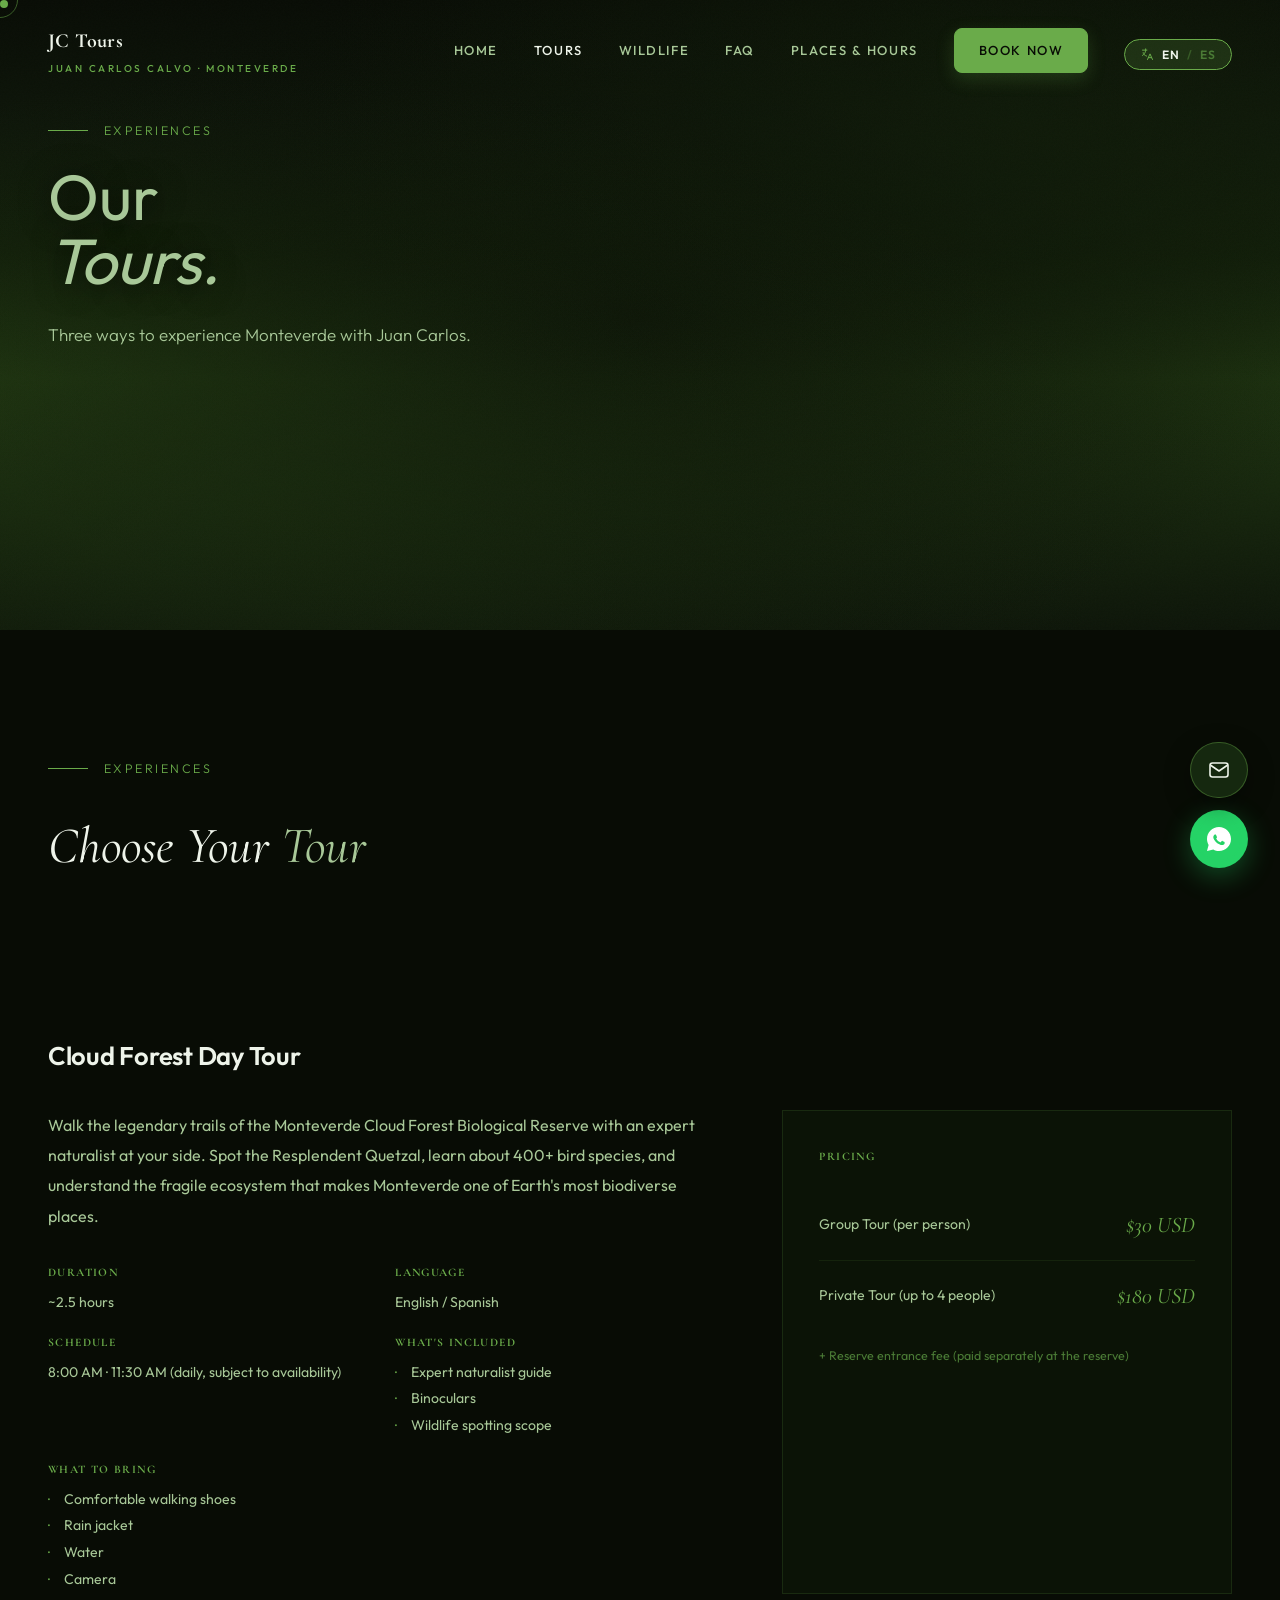
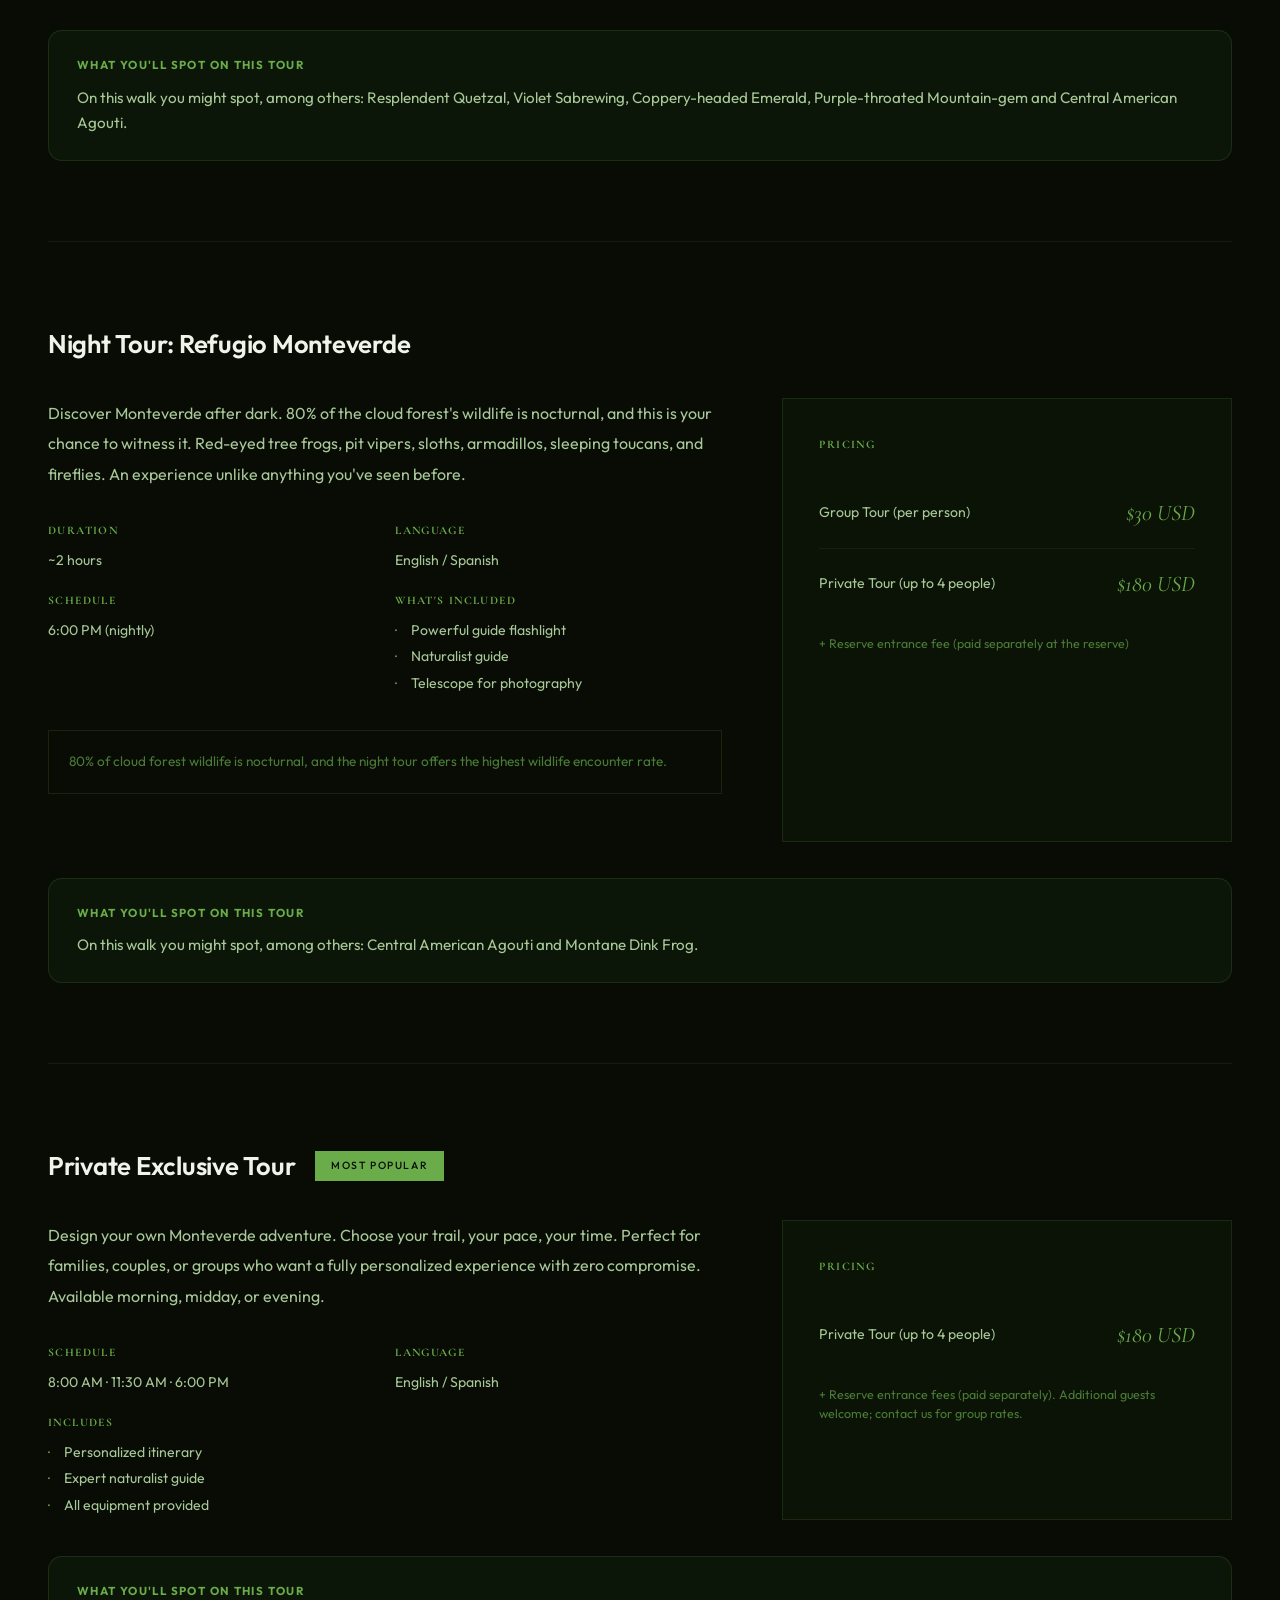
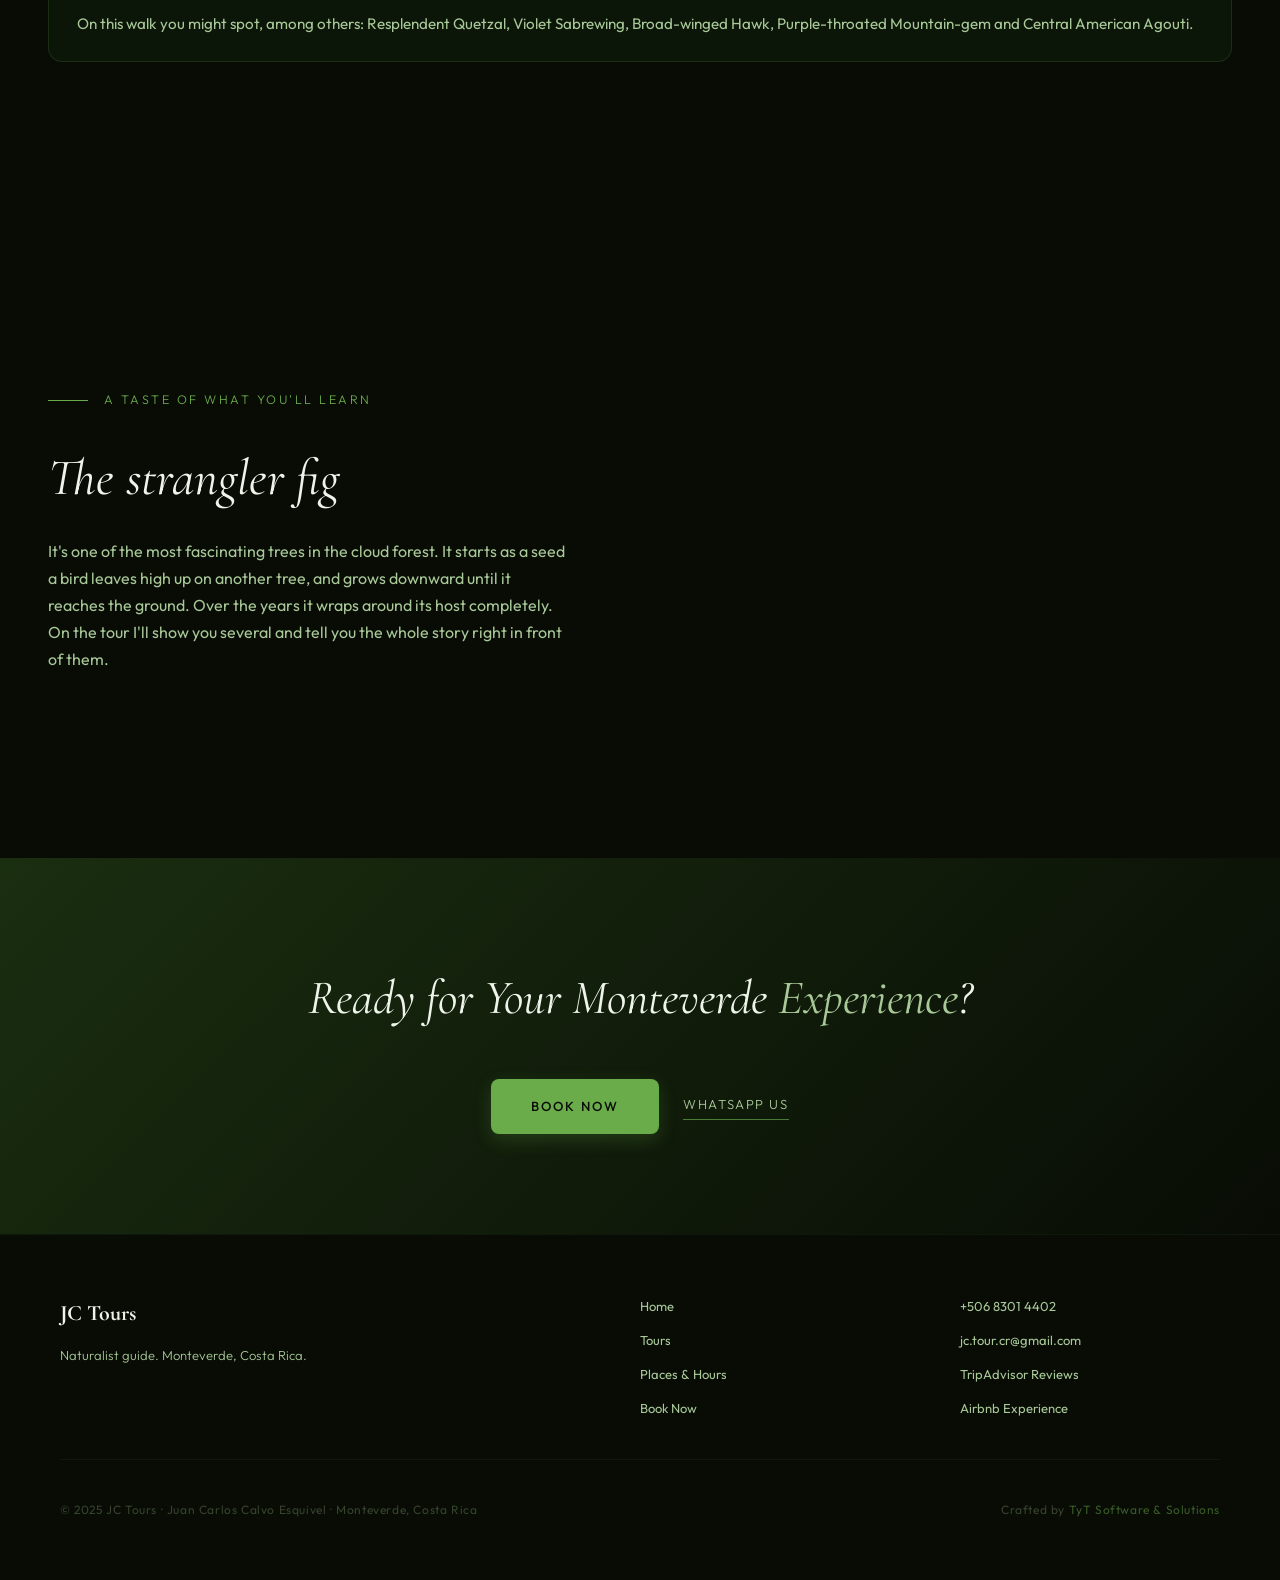
<file: tours.html>
<!DOCTYPE html>
<html lang="en">
<head>
  <meta charset="UTF-8">
  <meta name="viewport" content="width=device-width, initial-scale=1.0">

  <!-- Primary SEO -->
  <title>Monteverde Tours: Day, Night &amp; Private | JC Tours</title>
  <meta name="description" content="Choose your Monteverde tour: cloud forest day hike, night wildlife tour, or private birdwatching experience. Bilingual naturalist guide, ICT certified.">
  <link rel="canonical" href="https://www.jctourscr.com/tours">
  <meta name="robots" content="index, follow">
  <meta name="author" content="JC Tours – Juan Carlos Calvo">
  <meta name="theme-color" content="#1a2e10">

  <!-- Icons -->
  <link rel="icon" href="/favicon.svg" type="image/svg+xml">
  <link rel="apple-touch-icon" href="/apple-touch-icon.png">
  <link rel="manifest" href="/site.webmanifest">

  <!-- Open Graph -->
  <meta property="og:type" content="website">
  <meta property="og:site_name" content="JC Tours">
  <meta property="og:title" content="Monteverde Tours: Day, Night &amp; Private | JC Tours">
  <meta property="og:description" content="Choose your Monteverde tour: cloud forest day hike, night wildlife tour, or private birdwatching experience. Bilingual naturalist guide, ICT certified.">
  <meta property="og:url" content="https://www.jctourscr.com/tours">
  <meta property="og:image" content="https://www.jctourscr.com/images/hero/hero-bridge.jpg">
  <meta property="og:locale" content="en_US">
  <meta property="og:locale:alternate" content="es_CR">

  <!-- Twitter -->
  <meta name="twitter:card" content="summary_large_image">
  <meta name="twitter:title" content="Monteverde Tours: Day, Night &amp; Private | JC Tours">
  <meta name="twitter:description" content="Choose your Monteverde tour: cloud forest day hike, night wildlife tour, or private birdwatching experience. Bilingual naturalist guide, ICT certified.">
  <meta name="twitter:image" content="https://www.jctourscr.com/images/hero/hero-bridge.jpg">

  <link rel="preconnect" href="https://fonts.googleapis.com">
  <link rel="preconnect" href="https://fonts.gstatic.com" crossorigin>
  <link href="https://fonts.googleapis.com/css2?family=Cormorant+Garamond:ital,wght@0,400;0,500;0,600;1,400;1,600&family=Outfit:wght@300;400;500;600&display=swap" rel="stylesheet">
  <link rel="stylesheet" href="css/styles.css">
</head>
<body>

  <!-- Navbar -->
  <nav class="navbar">
    <a href="/" class="nav-logo">
      <span class="logo-main">JC Tours</span>
      <span class="logo-sub">Juan Carlos Calvo &middot; Monteverde</span>
    </a>
    <div class="nav-links" id="navLinks">
      <a href="/" data-en="Home" data-es="Inicio">Home</a>
      <a href="/tours" class="active" data-en="Tours" data-es="Tours">Tours</a>
      <a href="/#wildlife" data-en="Wildlife" data-es="Fauna">Wildlife</a>
      <a href="/#faq" data-en="FAQ" data-es="Preguntas">FAQ</a>
      <a href="/places" data-en="Places & Hours" data-es="Lugares">Places & Hours</a>
      <a href="/#booking" class="nav-cta" data-en="Book Now" data-es="Reservar">Book Now</a>
      <div style="margin-top:8px;">
        <button class="lang-toggle" id="langToggle" type="button" aria-label="Switch language / Cambiar idioma">
          <svg class="lang-toggle-icon" viewBox="0 0 24 24" fill="none" stroke="currentColor" stroke-width="1.6" stroke-linecap="round" stroke-linejoin="round" aria-hidden="true">
            <path d="M4 5h7M9 3v2c0 4-2.4 7-5 8.5"/>
            <path d="M5 9c0 2.6 2.6 4.6 5.5 5.5"/>
            <path d="M12 20l4-9 4 9M13.4 17h5.2"/>
          </svg>
          <span class="lang-code lang-code--active" data-lang-active>EN</span>
          <span class="lang-sep" aria-hidden="true">/</span>
          <span class="lang-code lang-code--inactive" data-lang-inactive>ES</span>
        </button>
      </div>
    </div>
    <button class="hamburger" id="hamburger" aria-label="Menu" aria-expanded="false" aria-controls="navLinks">
      <span></span>
      <span></span>
    </button>
  </nav>

  <!-- Hero -->
  <section class="hero" style="min-height: 70vh;">
    <div class="hero-bg"></div>
    <div class="grain"></div>
    <div class="container">
      <div class="hero-content" style="padding-top:120px;">
        <div class="eyebrow" data-en="Experiences" data-es="Experiencias">Experiences</div>
        <h1 class="hero-title" style="font-size:clamp(36px,5vw,72px);">
          <span class="sr-only">Monteverde nature tours. </span>
          <span class="line-1" data-en="Our" data-es="Nuestros">Our</span>
          <span class="line-2"><em data-en="Tours." data-es="Tours.">Tours.</em></span>
        </h1>
        <p class="hero-sub" data-en="Three ways to experience Monteverde with Juan Carlos." data-es="Tres formas de vivir Monteverde con Juan Carlos.">Three ways to experience Monteverde with Juan Carlos.</p>
      </div>
    </div>
  </section>

  <!-- Experiences Full Detail -->
  <section class="section">
    <div class="container">
      <div class="section-header reveal">
        <div class="eyebrow" data-en="Experiences" data-es="Experiencias">Experiences</div>
        <h2 data-en="Choose Your <em>Tour</em>" data-es="Eleg&iacute; tu <em>Tour</em>">Choose Your <em>Tour</em></h2>
      </div>

      <!-- Day Tour -->
      <div class="experience-detail reveal" id="day-tour">
        <div class="exp-detail-header">
          <h3 data-en="Cloud Forest Day Tour" data-es="Tour Diurno del Bosque Nuboso">Cloud Forest Day Tour</h3>
        </div>
        <div class="exp-detail-body">
          <div>
            <p class="exp-description" data-en="Walk the legendary trails of the Monteverde Cloud Forest Biological Reserve with an expert naturalist at your side. Spot the Resplendent Quetzal, learn about 400+ bird species, and understand the fragile ecosystem that makes Monteverde one of Earth's most biodiverse places." data-es="Recorr&eacute; los senderos legendarios de la Reserva Biol&oacute;gica Bosque Nuboso de Monteverde con un naturalista experto. Observa el Quetzal Resplandeciente y aprende sobre m&aacute;s de 400 especies de aves.">Walk the legendary trails of the Monteverde Cloud Forest Biological Reserve with an expert naturalist at your side. Spot the Resplendent Quetzal, learn about 400+ bird species, and understand the fragile ecosystem that makes Monteverde one of Earth's most biodiverse places.</p>
            <div class="exp-info-grid">
              <div class="exp-info-item">
                <h4 data-en="Duration" data-es="Duraci&oacute;n">Duration</h4>
                <p>~2.5 hours</p>
              </div>
              <div class="exp-info-item">
                <h4 data-en="Language" data-es="Idioma">Language</h4>
                <p data-en="English / Spanish" data-es="Ingl&eacute;s / Espa&ntilde;ol">English / Spanish</p>
              </div>
              <div class="exp-info-item">
                <h4 data-en="Schedule" data-es="Horario">Schedule</h4>
                <p data-en="8:00 AM &middot; 11:30 AM (daily, subject to availability)" data-es="8:00 AM &middot; 11:30 AM (diario, sujeto a disponibilidad)">8:00 AM &middot; 11:30 AM (daily, subject to availability)</p>
              </div>
              <div class="exp-info-item">
                <h4 data-en="What's Included" data-es="Qu&eacute; Incluye">What's Included</h4>
                <ul>
                  <li data-en="Expert naturalist guide" data-es="Gu&iacute;a naturalista experto">Expert naturalist guide</li>
                  <li data-en="Binoculars" data-es="Binoculares">Binoculars</li>
                  <li data-en="Wildlife spotting scope" data-es="Telescopio para avistamiento">Wildlife spotting scope</li>
                </ul>
              </div>
              <div class="exp-info-item">
                <h4 data-en="What to Bring" data-es="Qu&eacute; Traer">What to Bring</h4>
                <ul>
                  <li data-en="Comfortable walking shoes" data-es="Zapatos c&oacute;modos para caminar">Comfortable walking shoes</li>
                  <li data-en="Rain jacket" data-es="Chaqueta impermeable">Rain jacket</li>
                  <li data-en="Water" data-es="Agua">Water</li>
                  <li data-en="Camera" data-es="C&aacute;mara">Camera</li>
                </ul>
              </div>
            </div>
          </div>
          <div class="exp-pricing">
            <h4 data-en="Pricing" data-es="Precios">Pricing</h4>
            <div class="price-row">
              <span class="price-type" data-en="Group Tour (per person)" data-es="Tour Grupal (por persona)">Group Tour (per person)</span>
              <span class="price-amount">$30 USD</span>
            </div>
            <div class="price-row">
              <span class="price-type" data-en="Private Tour (up to 4 people)" data-es="Tour Privado (hasta 4 personas)">Private Tour (up to 4 people)</span>
              <span class="price-amount">$180 USD</span>
            </div>
            <p class="price-note" data-en="+ Reserve entrance fee (paid separately at the reserve)" data-es="+ Tarifa de entrada a la reserva (se paga por separado)">+ Reserve entrance fee (paid separately at the reserve)</p>
          </div>
        </div>
        <div class="exp-fauna" data-tour="day">
          <h4 data-en="What you'll spot on this tour" data-es="Qu&eacute; vas a observar en este tour">What you'll spot on this tour</h4>
          <p class="exp-fauna-list"></p>
        </div>
      </div>

      <!-- Night Tour -->
      <div class="experience-detail reveal" id="night-tour">
        <div class="exp-detail-header">
          <h3 data-en="Night Tour: Refugio Monteverde" data-es="Tour Nocturno: Refugio Monteverde">Night Tour: Refugio Monteverde</h3>
        </div>
        <div class="exp-detail-body">
          <div>
            <p class="exp-description" data-en="Discover Monteverde after dark. 80% of the cloud forest's wildlife is nocturnal, and this is your chance to witness it. Red-eyed tree frogs, pit vipers, sloths, armadillos, sleeping toucans, and fireflies. An experience unlike anything you've seen before." data-es="Descubre Monteverde de noche. El 80% de la fauna del bosque nuboso es nocturna, y esta es tu oportunidad de verla. Ranas de ojos rojos, v&iacute;boras, perezosos, armadillos y luci&eacute;rnagas. Una experiencia &uacute;nica.">Discover Monteverde after dark. 80% of the cloud forest's wildlife is nocturnal, and this is your chance to witness it. Red-eyed tree frogs, pit vipers, sloths, armadillos, sleeping toucans, and fireflies. An experience unlike anything you've seen before.</p>
            <div class="exp-info-grid">
              <div class="exp-info-item">
                <h4 data-en="Duration" data-es="Duraci&oacute;n">Duration</h4>
                <p>~2 hours</p>
              </div>
              <div class="exp-info-item">
                <h4 data-en="Language" data-es="Idioma">Language</h4>
                <p data-en="English / Spanish" data-es="Ingl&eacute;s / Espa&ntilde;ol">English / Spanish</p>
              </div>
              <div class="exp-info-item">
                <h4 data-en="Schedule" data-es="Horario">Schedule</h4>
                <p data-en="6:00 PM (nightly)" data-es="6:00 PM (todas las noches)">6:00 PM (nightly)</p>
              </div>
              <div class="exp-info-item">
                <h4 data-en="What's Included" data-es="Qu&eacute; Incluye">What's Included</h4>
                <ul>
                  <li data-en="Powerful guide flashlight" data-es="Linterna profesional de gu&iacute;a">Powerful guide flashlight</li>
                  <li data-en="Naturalist guide" data-es="Gu&iacute;a naturalista">Naturalist guide</li>
                  <li data-en="Telescope for photography" data-es="Telescopio para fotograf&iacute;a">Telescope for photography</li>
                </ul>
              </div>
            </div>
            <div class="place-note" style="margin-top: 32px;" data-en="80% of cloud forest wildlife is nocturnal, and the night tour offers the highest wildlife encounter rate." data-es="El 80% de la fauna del bosque nuboso es nocturna, y el tour nocturno ofrece la mayor tasa de encuentros con vida silvestre.">80% of cloud forest wildlife is nocturnal, and the night tour offers the highest wildlife encounter rate.</div>
          </div>
          <div class="exp-pricing">
            <h4 data-en="Pricing" data-es="Precios">Pricing</h4>
            <div class="price-row">
              <span class="price-type" data-en="Group Tour (per person)" data-es="Tour Grupal (por persona)">Group Tour (per person)</span>
              <span class="price-amount">$30 USD</span>
            </div>
            <div class="price-row">
              <span class="price-type" data-en="Private Tour (up to 4 people)" data-es="Tour Privado (hasta 4 personas)">Private Tour (up to 4 people)</span>
              <span class="price-amount">$180 USD</span>
            </div>
            <p class="price-note" data-en="+ Reserve entrance fee (paid separately at the reserve)" data-es="+ Tarifa de entrada a la reserva (se paga por separado)">+ Reserve entrance fee (paid separately at the reserve)</p>
          </div>
        </div>
        <div class="exp-fauna" data-tour="night">
          <h4 data-en="What you'll spot on this tour" data-es="Qu&eacute; vas a observar en este tour">What you'll spot on this tour</h4>
          <p class="exp-fauna-list"></p>
        </div>
      </div>

      <!-- Private Tour -->
      <div class="experience-detail reveal" id="private-tour">
        <div class="exp-detail-header">
          <h3 data-en="Private Exclusive Tour" data-es="Tour Privado Exclusivo">Private Exclusive Tour</h3>
          <span class="exp-badge" data-en="Most Popular" data-es="M&aacute;s Popular">Most Popular</span>
        </div>
        <div class="exp-detail-body">
          <div>
            <p class="exp-description" data-en="Design your own Monteverde adventure. Choose your trail, your pace, your time. Perfect for families, couples, or groups who want a fully personalized experience with zero compromise. Available morning, midday, or evening." data-es="Dise&ntilde;a tu propia aventura en Monteverde. Escoge tu sendero, tu ritmo, tu horario. Perfecto para familias, parejas o grupos que desean una experiencia completamente personalizada. Disponible en la ma&ntilde;ana, mediod&iacute;a o noche.">Design your own Monteverde adventure. Choose your trail, your pace, your time. Perfect for families, couples, or groups who want a fully personalized experience with zero compromise. Available morning, midday, or evening.</p>
            <div class="exp-info-grid">
              <div class="exp-info-item">
                <h4 data-en="Schedule" data-es="Horario">Schedule</h4>
                <p data-en="8:00 AM &middot; 11:30 AM &middot; 6:00 PM" data-es="8:00 AM &middot; 11:30 AM &middot; 6:00 PM">8:00 AM &middot; 11:30 AM &middot; 6:00 PM</p>
              </div>
              <div class="exp-info-item">
                <h4 data-en="Language" data-es="Idioma">Language</h4>
                <p data-en="English / Spanish" data-es="Ingl&eacute;s / Espa&ntilde;ol">English / Spanish</p>
              </div>
              <div class="exp-info-item">
                <h4 data-en="Includes" data-es="Incluye">Includes</h4>
                <ul>
                  <li data-en="Personalized itinerary" data-es="Itinerario personalizado">Personalized itinerary</li>
                  <li data-en="Expert naturalist guide" data-es="Gu&iacute;a naturalista experto">Expert naturalist guide</li>
                  <li data-en="All equipment provided" data-es="Todo el equipo proporcionado">All equipment provided</li>
                </ul>
              </div>
            </div>
          </div>
          <div class="exp-pricing">
            <h4 data-en="Pricing" data-es="Precios">Pricing</h4>
            <div class="price-row">
              <span class="price-type" data-en="Private Tour (up to 4 people)" data-es="Tour Privado (hasta 4 personas)">Private Tour (up to 4 people)</span>
              <span class="price-amount">$180 USD</span>
            </div>
            <p class="price-note" data-en="+ Reserve entrance fees (paid separately). Additional guests welcome; contact us for group rates." data-es="+ Tarifas de entrada a la reserva (se pagan por separado). Invitados adicionales bienvenidos; cont&aacute;ctanos para tarifas de grupo.">+ Reserve entrance fees (paid separately). Additional guests welcome; contact us for group rates.</p>
          </div>
        </div>
        <div class="exp-fauna" data-tour="private">
          <h4 data-en="What you'll spot on this tour" data-es="Qu&eacute; vas a observar en este tour">What you'll spot on this tour</h4>
          <p class="exp-fauna-list"></p>
        </div>
      </div>
    </div>
  </section>

  <!-- A taste of the tour: strangler fig -->
  <section class="section">
    <div class="container">
      <div class="section-header reveal">
        <div class="eyebrow" data-en="A taste of what you'll learn" data-es="Una probadita de lo que vas a aprender">A taste of what you'll learn</div>
        <h2 data-en="The strangler fig" data-es="El higuer&oacute;n estrangulador">The strangler fig</h2>
        <p data-en="It's one of the most fascinating trees in the cloud forest. It starts as a seed a bird leaves high up on another tree, and grows downward until it reaches the ground. Over the years it wraps around its host completely. On the tour I'll show you several and tell you the whole story right in front of them."
           data-es="Es uno de los &aacute;rboles m&aacute;s fascinantes del bosque nuboso. Empieza como una semilla que un ave deja en lo alto de otro &aacute;rbol, y crece hacia abajo hasta llegar al suelo. Con los a&ntilde;os va envolviendo a su hu&eacute;sped por completo. En el tour te muestro varios y te cuento la historia entera frente a ellos.">It's one of the most fascinating trees in the cloud forest. It starts as a seed a bird leaves high up on another tree, and grows downward until it reaches the ground. Over the years it wraps around its host completely. On the tour I'll show you several and tell you the whole story right in front of them.</p>
      </div>
    </div>
  </section>

  <!-- Booking CTA -->
  <section class="booking-cta">
    <div class="container reveal">
      <h2 data-en="Ready for Your Monteverde <em>Experience</em>?" data-es="&iquest;Listo para Tu <em>Experiencia</em> en Monteverde?">Ready for Your Monteverde <em>Experience</em>?</h2>
      <div class="booking-cta-buttons">
        <a href="/#booking" class="btn-gold" data-en="Book Now" data-es="Reservar Ahora">Book Now</a>
        <a href="https://wa.me/50683014402" class="btn-ghost" target="_blank" rel="noopener" data-en="WhatsApp Us" data-es="Escr&iacute;benos por WhatsApp">WhatsApp Us <svg viewBox="0 0 24 24" fill="none" stroke="currentColor" stroke-width="2" width="16" height="16"><line x1="5" y1="12" x2="19" y2="12"/><polyline points="12 5 19 12 12 19"/></svg></a>
      </div>
    </div>
  </section>

  <!-- Footer -->
  <footer>
    <div class="footer-main">
      <div class="footer-brand">
        <span class="footer-logo">JC Tours</span>
        <p data-en="Naturalist guide. Monteverde, Costa Rica."
           data-es="Gu&iacute;a naturalista. Monteverde, Costa Rica.">
          Naturalist guide. Monteverde, Costa Rica.
        </p>
      </div>
      <div class="footer-links">
        <a href="/" data-en="Home" data-es="Inicio">Home</a>
        <a href="/tours" data-en="Tours" data-es="Tours">Tours</a>
        <a href="/places" data-en="Places & Hours" data-es="Lugares">Places & Hours</a>
        <a href="/#booking" data-en="Book Now" data-es="Reservar">Book Now</a>
      </div>
      <div class="footer-contact">
        <a href="https://wa.me/50683014402" target="_blank">+506 8301 4402</a>
        <a href="mailto:jc.tour.cr@gmail.com">jc.tour.cr@gmail.com</a>
        <a href="https://www.tripadvisor.com/Attraction_Review-g309277-d11739359-Reviews-JC_Nature_Tour-Monteverde_Cloud_Forest_Reserve_Monteverde_Province_of_Puntarenas.html"
           target="_blank" data-en="TripAdvisor Reviews" data-es="Rese&ntilde;as TripAdvisor">TripAdvisor Reviews</a>
        <a href="https://www.airbnb.co.cr/experiences/6914172"
           target="_blank" data-en="Airbnb Experience" data-es="Experiencia Airbnb">Airbnb Experience</a>
      </div>
    </div>
    <div class="footer-bottom">
      <span>&copy; 2025 JC Tours &middot; Juan Carlos Calvo Esquivel &middot; Monteverde, Costa Rica</span>
      <span class="tyt-credit">Crafted by <a href="#" target="_blank">TyT Software & Solutions</a></span>
    </div>
  </footer>

  <!-- Floating WhatsApp Button -->
  <a href="https://wa.me/50683014402?text=Hello%20Juan%20Carlos!%20I%20found%20JC%20Tours%20and%20I%27m%20interested%20in%20booking%20a%20tour%20in%20Monteverde."
     target="_blank" class="whatsapp-float" aria-label="Chat on WhatsApp">
    <span class="wa-icon">
      <svg width="26" height="26" viewBox="0 0 26 26" fill="none" aria-hidden="true">
        <path d="M13 1C6.4 1 1 6.4 1 13c0 2.1.6 4.2 1.6 5.9L1 25l6.3-1.6C9 24.4 11 25 13 25c6.6 0 12-5.4 12-12S19.6 1 13 1z" fill="white"/>
        <path d="M18.5 15.8c-.3-.1-1.7-.8-2-.9-.3-.1-.5-.2-.7.2-.2.3-.8.9-1 1.1-.2.2-.4.2-.6.1-.3-.1-1.2-.5-2.3-1.5-.9-.8-1.4-1.7-1.6-2-.2-.3 0-.5.1-.6l.4-.5c.1-.1.2-.3.2-.5 0-.2-.7-1.6-.9-2.2-.2-.5-.4-.5-.6-.5h-.5c-.2 0-.5.1-.7.4-.3.3-1 1-1 2.3s1 2.7 1.1 2.8c.1.2 2 3.1 4.9 4.3.7.3 1.2.5 1.6.6.7.2 1.3.2 1.8.1.5-.1 1.6-.7 1.8-1.3.2-.6.2-1.2.2-1.3 0-.1-.2-.2-.5-.3z" fill="#25D366"/>
      </svg>
    </span>
    <span class="whatsapp-label" data-en="Book via WhatsApp" data-es="Reservar por WhatsApp">Book via WhatsApp</span>
  </a>

  <!-- Floating Email Button -->
  <a href="mailto:jc.tour.cr@gmail.com" class="email-float" aria-label="Send an email / Escribir un correo">
    <span class="ef-icon">
      <svg width="24" height="24" viewBox="0 0 24 24" fill="none" aria-hidden="true">
        <rect x="3" y="5" width="18" height="14" rx="2.5" stroke="currentColor" stroke-width="1.6"/>
        <path d="M4 7.5l8 5.5 8-5.5" stroke="currentColor" stroke-width="1.6" stroke-linecap="round" stroke-linejoin="round"/>
      </svg>
    </span>
    <span class="ef-label" data-en="Send an email" data-es="Escribir un correo">Send an email</span>
  </a>

  <!-- Structured data (schema.org / JSON-LD) -->
  <script type="application/ld+json">
  {
    "@context": "https://schema.org",
    "@type": "TouristTrip",
    "name": "Cloud Forest Day Tour",
    "description": "Walk the legendary trails of the Monteverde Cloud Forest Biological Reserve with an expert naturalist at your side. Spot the Resplendent Quetzal, learn about 400+ bird species, and understand the fragile ecosystem that makes Monteverde one of Earth's most biodiverse places.",
    "url": "https://www.jctourscr.com/tours#day-tour",
    "touristType": ["Birdwatching", "Nature", "Hiking"],
    "provider": { "@type": "TravelAgency", "name": "JC Tours", "@id": "https://www.jctourscr.com/#business" },
    "offers": { "@type": "Offer", "price": "30", "priceCurrency": "USD", "availability": "https://schema.org/InStock" }
  }
  </script>
  <script type="application/ld+json">
  {
    "@context": "https://schema.org",
    "@type": "TouristTrip",
    "name": "Night Tour: Refugio Monteverde",
    "description": "Discover Monteverde after dark. 80% of the cloud forest's wildlife is nocturnal, and this is your chance to witness it. Red-eyed tree frogs, pit vipers, sloths, armadillos, sleeping toucans, and fireflies. An experience unlike anything you've seen before.",
    "url": "https://www.jctourscr.com/tours#night-tour",
    "touristType": ["Wildlife watching", "Nature"],
    "provider": { "@type": "TravelAgency", "name": "JC Tours", "@id": "https://www.jctourscr.com/#business" },
    "offers": { "@type": "Offer", "price": "30", "priceCurrency": "USD", "availability": "https://schema.org/InStock" }
  }
  </script>
  <script type="application/ld+json">
  {
    "@context": "https://schema.org",
    "@type": "TouristTrip",
    "name": "Private Exclusive Tour",
    "description": "Design your own Monteverde adventure. Choose your trail, your pace, your time. Perfect for families, couples, or groups who want a fully personalized experience with zero compromise. Available morning, midday, or evening.",
    "url": "https://www.jctourscr.com/tours#private-tour",
    "touristType": ["Private tour", "Birdwatching", "Nature"],
    "provider": { "@type": "TravelAgency", "name": "JC Tours", "@id": "https://www.jctourscr.com/#business" },
    "offers": { "@type": "Offer", "price": "180", "priceCurrency": "USD", "availability": "https://schema.org/InStock" }
  }
  </script>
  <script type="application/ld+json">
  {
    "@context": "https://schema.org",
    "@type": "BreadcrumbList",
    "itemListElement": [
      { "@type": "ListItem", "position": 1, "name": "Home", "item": "https://www.jctourscr.com/" },
      { "@type": "ListItem", "position": 2, "name": "Tours", "item": "https://www.jctourscr.com/tours" }
    ]
  }
  </script>

  <script src="js/fauna.js"></script>
  <script src="js/main.js"></script>
</body>
</html>
</file>
<file: css/styles.css>
/* ============================================
   JC Tours — Monteverde Cloud Forest Guide
   Design System & Styles
   Developed by TyT Software & Solutions
   ============================================ */

/* --- CSS Variables --- */
:root {
  --black:    #080c05;
  --deep:     #0e1a0a;
  --forest:   #1a2e10;
  --moss:     #2d4a1e;
  --sage:     #4a7a35;
  --leaf:     #6aab4a;
  --mist:     #a8c898;
  --cream:    #eef4ea;
  --white:    #f8faf6;
  --pure:     #ffffff;

  /* Extended surface + hairline tokens (added for the rework) */
  --surface:        #0c1608;          /* intermediate tinted surface */
  --surface-raised: #122109;          /* slightly lifted surface for hover */
  --hairline:        rgba(106,171,74,0.16);
  --hairline-strong: rgba(106,171,74,0.32);
  --label:           #7a9c5e;         /* small-caps labels (mockup sage) */

  --font-display: 'Cormorant Garamond', Georgia, serif;
  --font-body: 'Outfit', Helvetica, Arial, sans-serif;

  /* Motion tokens */
  --ease-out: cubic-bezier(0.23, 1, 0.32, 1);   /* entrances / hover */
  --ease-io:  cubic-bezier(0.77, 0, 0.175, 1);  /* on-screen movement */

  --max-width: 1280px;
  --section-padding: 120px 0;
  --section-padding-mobile: 72px 0;
}

h1, h2, h3, h4, .hero-title, .section-title {
  font-family: 'Cormorant Garamond', serif;
}
body, p, nav, button, input, label, span, .btn {
  font-family: 'Outfit', sans-serif;
}
/* Visually hidden, but readable by screen readers and crawlers (SEO/a11y) */
.sr-only {
  position: absolute;
  width: 1px; height: 1px;
  padding: 0; margin: -1px;
  overflow: hidden;
  clip: rect(0 0 0 0);
  clip-path: inset(50%);
  white-space: nowrap;
  border: 0;
}
.section-tag, .eyebrow {
  font-family: 'Outfit', sans-serif;
  letter-spacing: 0.2em;
  font-size: 0.75rem;
  font-weight: 500;
  text-transform: uppercase;
}

/* --- Reset --- */
* { margin: 0; padding: 0; box-sizing: border-box; }

html {
  scroll-behavior: smooth;
  -webkit-font-smoothing: antialiased;
  -moz-osx-font-smoothing: grayscale;
}

body {
  font-family: var(--font-body);
  background: var(--black);
  color: var(--cream);
  overflow-x: hidden;
  cursor: none;
  line-height: 1.7;
}

a { color: inherit; text-decoration: none; }
ul, ol { list-style: none; }
img { max-width: 100%; display: block; }

button, input, textarea, select {
  font-family: inherit;
  font-size: inherit;
  color: inherit;
  border: none;
  outline: none;
  background: none;
}

/* --- Custom Cursor --- */
.cursor-dot {
  width: 8px; height: 8px;
  background: var(--leaf);
  border-radius: 50%;
  position: fixed; top: 0; left: 0;
  pointer-events: none; z-index: 9999;
}

.cursor-ring {
  width: 36px; height: 36px;
  border: 1px solid rgba(106,171,74,0.5);
  border-radius: 50%;
  position: fixed; top: 0; left: 0;
  pointer-events: none; z-index: 9998;
  transition: width 0.3s, height 0.3s, border-color 0.3s;
}

.cursor-ring.expand {
  width: 52px; height: 52px;
  border-color: var(--leaf);
}

/* --- Scroll Reveal --- */
.reveal {
  opacity: 0;
  transform: translateY(24px);
  transition: opacity 0.7s cubic-bezier(0.25,0.46,0.45,0.94), transform 0.7s cubic-bezier(0.25,0.46,0.45,0.94);
}

.reveal.visible {
  opacity: 1;
  transform: none;
}

/* --- Container --- */
.container {
  width: 100%;
  max-width: var(--max-width);
  margin: 0 auto;
  padding: 0 48px;
}

/* --- Section --- */
.section {
  padding: var(--section-padding);
  position: relative;
}

/* --- Eyebrow Label --- */
.eyebrow {
  display: inline-flex;
  align-items: center;
  gap: 16px;
  font-family: var(--font-body);
  font-size: 0.78rem;
  font-weight: 300;
  letter-spacing: 0.2em;
  text-transform: uppercase;
  color: var(--leaf);
  margin-bottom: 24px;
}

.eyebrow::before {
  content: '';
  display: block;
  width: 40px;
  height: 1px;
  background: var(--leaf);
}

/* --- Navbar (hero-nav) --- */
.hero-nav {
  position: relative;
  z-index: 10;
  display: flex;
  align-items: center;
  justify-content: space-between;
  padding: 32px 60px;
}

.logo {
  text-decoration: none;
  display: flex;
  flex-direction: column;
  gap: 2px;
}

.logo-main {
  font-family: var(--font-display);
  font-size: 20px;
  font-weight: 700;
  color: var(--cream);
  letter-spacing: 0.02em;
}

.logo-sub {
  font-family: var(--font-body);
  font-size: 10px;
  font-weight: 500;
  letter-spacing: 0.25em;
  text-transform: uppercase;
  color: var(--leaf);
}

.nav-links {
  display: flex;
  list-style: none;
  gap: 36px;
  align-items: center;
}

.nav-links a {
  font-family: var(--font-body);
  font-size: 13px;
  font-weight: 500;
  letter-spacing: 0.12em;
  text-transform: uppercase;
  color: var(--mist);
  text-decoration: none;
  transition: color 0.25s;
}

.nav-links a:hover {
  color: var(--cream);
}

.nav-links a.active {
  color: var(--cream);
}

.nav-cta {
  position: relative;
  overflow: hidden;
  display: inline-block;
  background: var(--leaf) !important;
  color: var(--black) !important;
  border: 1px solid var(--leaf) !important;
  padding: 10px 24px;
  border-radius: 8px;
  box-shadow: 0 6px 18px rgba(106,171,74,0.22);
  transition: transform 0.35s var(--ease-out), box-shadow 0.35s var(--ease-out), background 0.25s ease;
}

.nav-cta::before {
  content: '';
  position: absolute;
  top: 0;
  left: -130%;
  width: 55%;
  height: 100%;
  background: linear-gradient(100deg, transparent, rgba(255,255,255,0.4), transparent);
  transform: skewX(-18deg);
  transition: left 0.6s var(--ease-out);
  pointer-events: none;
}

@media (hover: hover) and (pointer: fine) {
  .nav-cta:hover {
    background: #7cbf5b !important;
    transform: translateY(-2px);
    box-shadow: 0 10px 26px rgba(106,171,74,0.34);
  }
  .nav-cta:hover::before { left: 150%; }
}

.nav-cta:active { transform: scale(0.97); }
.nav-cta:focus-visible { outline: 2px solid var(--cream); outline-offset: 3px; }

.nav-right {
  display: flex;
  align-items: center;
  gap: 16px;
}

.lang-btn {
  background: none;
  border: 1px solid var(--hairline-strong);
  color: var(--leaf);
  font-family: var(--font-body);
  font-size: 11px;
  font-weight: 500;
  letter-spacing: 0.15em;
  padding: 6px 14px;
  border-radius: 8px;
  cursor: pointer;
  transition: background 0.25s var(--ease-out), color 0.25s var(--ease-out), border-color 0.25s var(--ease-out);
}

@media (hover: hover) and (pointer: fine) {
  .lang-btn:hover {
    background: var(--leaf);
    color: var(--black);
    border-color: var(--leaf);
  }
}

.lang-btn:active { transform: scale(0.97); }
.lang-btn:focus-visible { outline: 2px solid var(--leaf); outline-offset: 2px; }

.hamburger {
  display: none;
  flex-direction: column;
  gap: 5px;
  background: none;
  border: none;
  cursor: pointer;
  padding: 4px;
}

.hamburger span {
  display: block;
  width: 22px;
  height: 1.5px;
  background: var(--cream);
  transition: transform 0.3s var(--ease-out), opacity 0.3s var(--ease-out);
}

.hamburger:focus-visible { outline: 2px solid var(--leaf); outline-offset: 4px; }

/* --- Old navbar (for guide/places pages) --- */
.navbar {
  position: fixed;
  top: 0;
  left: 0;
  width: 100%;
  z-index: 1000;
  padding: 24px 48px;
  display: flex;
  align-items: center;
  justify-content: space-between;
  transition: background 0.4s ease, padding 0.4s ease, backdrop-filter 0.4s ease;
}

.navbar.scrolled {
  background: rgba(8, 12, 5, 0.95);
  backdrop-filter: blur(12px);
  -webkit-backdrop-filter: blur(12px);
  padding: 16px 48px;
}

.nav-logo {
  font-family: var(--font-display);
  font-size: 1.4rem;
  font-weight: 700;
  color: var(--cream);
  letter-spacing: 0.02em;
  display: flex;
  flex-direction: column;
  gap: 2px;
}

/* --- Hero Section --- */
.hero {
  position: relative;
  min-height: 100vh;
  background-image: url('../images/hero/hero-bridge.jpg');
  background-size: cover;
  background-position: center center;
  display: flex;
  flex-direction: column;
  align-items: stretch;
  overflow: hidden;
}

.hero-overlay {
  position: absolute;
  inset: 0;
  z-index: 1;
  background:
    linear-gradient(to right,
      rgba(8,12,5,0.92) 0%,
      rgba(8,12,5,0.65) 55%,
      rgba(8,12,5,0.20) 100%),
    linear-gradient(to top,
      rgba(8,12,5,0.95) 0%,
      transparent 45%);
  pointer-events: none;
}

.hero-canvas,
.hero .orb-1,
.hero .orb-2,
.hero .orb-3 {
  display: none;
}

.hero-nav,
.hero-content,
.hero-tag,
.hero-title,
.hero-sub,
.hero-actions,
.hero-stats,
.scroll-indicator {
  position: relative;
  z-index: 2;
}

.hero-title {
  text-shadow: 0 2px 30px rgba(0,0,0,0.7);
}

.hero-canvas {
  position: absolute;
  inset: 0;
  pointer-events: none;
}

.orb {
  position: absolute;
  border-radius: 50%;
  filter: blur(120px);
  opacity: 0.18;
  animation: orbFloat 12s ease-in-out infinite;
}

.orb-1 { width: 600px; height: 600px; background: #1e3410; top: -200px; left: -100px; animation-delay: 0s; }
.orb-2 { width: 400px; height: 400px; background: #6aab4a; top: 20%; right: -100px; opacity: 0.08; animation-delay: -4s; }
.orb-3 { width: 500px; height: 500px; background: #0d1509; bottom: -100px; left: 30%; animation-delay: -8s; }

@keyframes orbFloat {
  0%, 100% { transform: translate(0,0) scale(1); }
  33% { transform: translate(30px,-20px) scale(1.05); }
  66% { transform: translate(-20px,30px) scale(0.95); }
}

.grain {
  position: absolute;
  inset: 0;
  background-image: url("data:image/svg+xml,%3Csvg viewBox='0 0 512 512' xmlns='http://www.w3.org/2000/svg'%3E%3Cfilter id='n'%3E%3CfeTurbulence type='fractalNoise' baseFrequency='0.75' numOctaves='4' stitchTiles='stitch'/%3E%3C/filter%3E%3Crect width='100%25' height='100%25' filter='url(%23n)' opacity='0.035'/%3E%3C/svg%3E");
  opacity: 0.5;
  pointer-events: none;
}

.hero-content {
  flex: 1;
  display: flex;
  flex-direction: column;
  justify-content: center;
  position: relative;
  z-index: 5;
}

/* Home page hero is full-bleed (direct child of .hero); two-column wrapper */
.hero > .hero-content {
  gap: 44px;
  padding: 48px 60px;
  width: 100%;
  max-width: var(--max-width);
  margin: 0 auto;
}

.hero-main {
  display: grid;
  grid-template-columns: 1.05fr 0.95fr;
  gap: clamp(32px, 5vw, 72px);
  align-items: center;
}

.hero-copy { min-width: 0; }

.hero-tag {
  display: flex;
  align-items: center;
  gap: 10px;
  margin-bottom: 28px;
}

.tag-dot {
  width: 6px; height: 6px;
  border-radius: 50%;
  background: var(--leaf);
  animation: pulse 2s ease infinite;
}

@keyframes pulse {
  0%, 100% { opacity: 1; transform: scale(1); }
  50% { opacity: 0.5; transform: scale(1.4); }
}

.hero-tag span {
  font-family: var(--font-body);
  font-size: 11px;
  font-weight: 500;
  letter-spacing: 0.25em;
  text-transform: uppercase;
  color: var(--leaf);
}

/* Generic hero title (subpage heros: line-1 + line-2 em) */
.hero-title {
  font-family: var(--font-display);
  font-size: clamp(48px, 7vw, 100px);
  font-weight: 400;
  line-height: 1.0;
  color: var(--cream);
  margin-bottom: 28px;
  display: flex;
  flex-direction: column;
}

.hero-title .line-1 { color: var(--mist); font-weight: 400; }
.hero-title .line-2 em { font-style: italic; color: var(--mist); }

/* Home page slogan: serif italic line over a bold sans line */
.hero-title--slogan {
  gap: 14px;
}

.hero-title--slogan .line-1 {
  font-family: var(--font-display);
  font-size: clamp(40px, 5.6vw, 84px);
  font-weight: 500;
  line-height: 1.0;
  color: var(--cream);
}

.hero-title--slogan .line-1 em {
  font-style: italic;
  color: var(--mist);
}

.hero-title--slogan .line-2 {
  font-family: var(--font-body);
  font-size: clamp(19px, 2.3vw, 32px);
  font-weight: 600;
  line-height: 1.25;
  letter-spacing: -0.01em;
  color: var(--cream);
}

.hero-sub {
  font-family: var(--font-body);
  font-size: 17px;
  font-weight: 300;
  color: var(--mist);
  line-height: 1.7;
  max-width: 520px;
  margin-bottom: 40px;
}

.hero-actions {
  display: flex;
  align-items: center;
  gap: 32px;
}

.btn-primary {
  position: relative;
  overflow: hidden;
  background: var(--leaf);
  color: var(--black);
  padding: 16px 36px;
  font-family: var(--font-body);
  font-size: 13px;
  font-weight: 500;
  letter-spacing: 0.12em;
  text-transform: uppercase;
  text-decoration: none;
  display: inline-block;
  border-radius: 8px;
  box-shadow: 0 6px 18px rgba(106,171,74,0.22);
  transition: transform 0.35s var(--ease-out), box-shadow 0.35s var(--ease-out), background 0.25s ease;
}

.btn-primary::before {
  content: '';
  position: absolute;
  top: 0;
  left: -130%;
  width: 55%;
  height: 100%;
  background: linear-gradient(100deg, transparent, rgba(255,255,255,0.4), transparent);
  transform: skewX(-18deg);
  transition: left 0.6s var(--ease-out);
  pointer-events: none;
}

@media (hover: hover) and (pointer: fine) {
  .btn-primary:hover {
    background: #7cbf5b;
    transform: translateY(-2px);
    box-shadow: 0 10px 26px rgba(106,171,74,0.34);
  }
  .btn-primary:hover::before { left: 150%; }
}

.btn-primary:active { transform: scale(0.97); }
.btn-primary:focus-visible { outline: 2px solid var(--cream); outline-offset: 3px; }

.btn-text {
  display: flex;
  align-items: center;
  gap: 8px;
  font-family: var(--font-body);
  font-size: 14px;
  font-weight: 400;
  color: var(--mist);
  text-decoration: none;
  transition: color 0.25s var(--ease-out), border-color 0.25s var(--ease-out);
  border-bottom: 1px solid var(--sage);
  padding-bottom: 2px;
}

.btn-text svg { transition: transform 0.3s var(--ease-out); }

@media (hover: hover) and (pointer: fine) {
  .btn-text:hover { color: var(--cream); border-bottom-color: var(--leaf); }
  .btn-text:hover svg { transform: translateX(4px); }
}

.btn-text:focus-visible { outline: 2px solid var(--leaf); outline-offset: 3px; }

/* --- Hero Stats Strip (asymmetric, hairline separators) --- */
.hero-stats {
  display: flex;
  align-items: flex-end;
  flex-wrap: wrap;
  gap: 0;
  padding-top: 28px;
  position: relative;
}

.hero-stats::before {
  content: '';
  position: absolute;
  top: 0; left: 0; right: 0;
  height: 1px;
  background: linear-gradient(90deg, transparent, var(--leaf), transparent);
  opacity: 0.55;
}

.stat {
  display: flex;
  flex-direction: column;
  gap: 10px;
  padding: 6px 30px;
  transition: transform 0.4s var(--ease-out);
}

.stat:first-child { padding-left: 0; }
.stat + .stat { border-left: 1px solid var(--hairline); }

.stat-num {
  font-family: var(--font-display);
  font-size: 30px;
  font-weight: 600;
  color: var(--mist);
  line-height: 1;
  transition: color 0.3s var(--ease-out);
}

.stat--lead .stat-num {
  font-size: clamp(40px, 4vw, 52px);
}

.stat-label {
  font-family: var(--font-body);
  font-variant: small-caps;
  text-transform: lowercase;
  font-size: 12px;
  font-weight: 500;
  letter-spacing: 0.08em;
  color: var(--label);
}

@media (hover: hover) and (pointer: fine) {
  .stat:hover { transform: translateY(-3px); }
  .stat:hover .stat-num { color: var(--cream); }
}

/* --- Hero Showcase: Fauna Spotlight --- */
.hero-showcase { position: relative; min-width: 0; }

.fauna-spotlight {
  position: relative;
  aspect-ratio: 4 / 5;
  width: 100%;
  max-width: 440px;
  margin-left: auto;
  border-radius: 16px;
  overflow: hidden;
  background: linear-gradient(150deg, var(--moss), var(--deep));
  border: 1px solid var(--hairline);
  box-shadow: 0 24px 60px rgba(0,0,0,0.45);
}

.spotlight-media { position: absolute; inset: 0; z-index: 1; }

.spotlight-img {
  position: absolute;
  inset: 0;
  width: 100%;
  height: 100%;
  object-fit: cover;
  opacity: 0;
  transform: scale(1.05);
  transition: opacity 1.1s var(--ease-out), transform 6s linear;
}

.spotlight-img.is-active {
  opacity: 1;
  transform: scale(1);
}

.spotlight-img.img-missing { display: none; }

/* atmosphere: drifting mist + rising light particles */
.spotlight-atmosphere {
  position: absolute;
  inset: 0;
  z-index: 2;
  pointer-events: none;
  overflow: hidden;
}

.spotlight-mist {
  position: absolute;
  width: 170%;
  height: 170%;
  top: -35%;
  left: -35%;
  background: radial-gradient(ellipse at 32% 42%, rgba(168,200,152,0.12), transparent 55%);
  animation: mistDrift 18s ease-in-out infinite;
}

.spotlight-particles i {
  position: absolute;
  bottom: -12px;
  width: 3px;
  height: 3px;
  border-radius: 50%;
  background: rgba(168,200,152,0.65);
  opacity: 0;
  animation: floatUp 7s linear infinite;
}

.spotlight-particles i:nth-child(1) { left: 12%; animation-delay: 0s; }
.spotlight-particles i:nth-child(2) { left: 26%; animation-delay: 1.4s; }
.spotlight-particles i:nth-child(3) { left: 40%; animation-delay: 2.8s; }
.spotlight-particles i:nth-child(4) { left: 55%; animation-delay: 0.8s; }
.spotlight-particles i:nth-child(5) { left: 68%; animation-delay: 3.6s; }
.spotlight-particles i:nth-child(6) { left: 80%; animation-delay: 2.1s; }
.spotlight-particles i:nth-child(7) { left: 90%; animation-delay: 4.3s; }

@keyframes mistDrift {
  0%, 100% { transform: translate(0, 0); }
  50% { transform: translate(6%, -4%); }
}

@keyframes floatUp {
  0% { opacity: 0; transform: translateY(0) scale(1); }
  15% { opacity: 0.85; }
  85% { opacity: 0.45; }
  100% { opacity: 0; transform: translateY(-360px) scale(0.4); }
}

.spotlight-overlay {
  position: absolute;
  inset: 0;
  z-index: 3;
  display: flex;
  flex-direction: column;
  justify-content: space-between;
  padding: 18px;
  background: linear-gradient(to top, rgba(8,12,5,0.86) 0%, transparent 44%);
}

.spotlight-badge {
  align-self: flex-start;
  display: inline-flex;
  align-items: center;
  gap: 8px;
  padding: 7px 13px;
  border-radius: 999px;
  background: rgba(8,12,5,0.55);
  backdrop-filter: blur(6px);
  -webkit-backdrop-filter: blur(6px);
  border: 1px solid var(--hairline);
  font-family: var(--font-body);
  font-size: 11px;
  letter-spacing: 0.06em;
  color: var(--cream);
}

.spotlight-dot {
  width: 7px;
  height: 7px;
  border-radius: 50%;
  background: var(--leaf);
  animation: spotlightPulse 2.4s ease-out infinite;
}

@keyframes spotlightPulse {
  0% { box-shadow: 0 0 0 0 rgba(106,171,74,0.55); }
  70% { box-shadow: 0 0 0 8px rgba(106,171,74,0); }
  100% { box-shadow: 0 0 0 0 rgba(106,171,74,0); }
}

.spotlight-foot {
  display: flex;
  align-items: flex-end;
  justify-content: space-between;
  gap: 12px;
}

.spotlight-info {
  display: flex;
  flex-direction: column;
  gap: 3px;
  min-width: 0;
}

.spotlight-common {
  font-family: var(--font-display);
  font-style: italic;
  font-size: 1.35rem;
  color: var(--white);
  line-height: 1.15;
}

.spotlight-sci {
  font-family: var(--font-body);
  font-size: 0.72rem;
  font-style: italic;
  letter-spacing: 0.04em;
  color: var(--mist);
}

.spotlight-counter {
  font-family: var(--font-body);
  font-size: 0.72rem;
  letter-spacing: 0.18em;
  color: var(--leaf);
  white-space: nowrap;
  padding-bottom: 2px;
}

.scroll-indicator {
  position: absolute;
  bottom: 36px;
  right: 60px;
  display: flex;
  flex-direction: column;
  align-items: center;
  gap: 10px;
  z-index: 5;
}

.scroll-line {
  width: 1px;
  height: 56px;
  background: linear-gradient(to bottom, var(--leaf), transparent);
  animation: scrollDrop 2s ease infinite;
}

@keyframes scrollDrop {
  0% { transform: scaleY(0); transform-origin: top; opacity: 0; }
  50% { transform: scaleY(1); opacity: 1; }
  100% { transform: scaleY(1); transform-origin: bottom; opacity: 0; }
}

.scroll-indicator span {
  font-family: var(--font-body);
  font-size: 9px;
  letter-spacing: 0.3em;
  text-transform: uppercase;
  color: var(--mist);
  writing-mode: vertical-rl;
}

/* --- Old hero elements (for guide/places sub-pages) --- */
.hero-bg {
  position: absolute;
  top: 0; left: 0;
  width: 100%; height: 100%;
  background:
    radial-gradient(ellipse at 20% 80%, rgba(30, 52, 16, 0.4) 0%, transparent 60%),
    radial-gradient(ellipse at 80% 20%, rgba(17, 30, 9, 0.6) 0%, transparent 50%),
    radial-gradient(ellipse at 50% 50%, rgba(8, 12, 5, 0.9) 0%, transparent 80%),
    linear-gradient(180deg, #080c05 0%, #0d1509 20%, #111e09 40%, #1e3410 60%, #0d1509 100%);
  z-index: 0;
}

/* --- Trust Bar (Social Proof) --- */
.trust-bar {
  background: var(--black);
  padding: 44px 48px;
}

.trust-inner {
  max-width: 980px;
  margin: 0 auto;
  display: grid;
  grid-template-columns: repeat(3, 1fr);
  gap: 16px;
}

.trust-item {
  position: relative;
  overflow: hidden;
  display: flex;
  flex-direction: column;
  align-items: flex-start;
  gap: 12px;
  text-decoration: none;
  padding: 24px 28px;
  border: 1px solid var(--hairline);
  border-radius: 12px;
  background: var(--surface);
  transition: transform 0.4s var(--ease-out), background 0.3s var(--ease-out), border-color 0.3s var(--ease-out);
}

.trust-item::before {
  content: '';
  position: absolute;
  top: 0;
  left: 0;
  height: 2px;
  width: 100%;
  background: var(--leaf);
  transform: scaleX(0);
  transform-origin: left;
  transition: transform 0.45s var(--ease-out);
}

@media (hover: hover) and (pointer: fine) {
  .trust-item:hover {
    transform: translateY(-4px);
    background: rgba(106,171,74,0.06);
    border-color: var(--hairline-strong);
  }
  .trust-item:hover::before {
    transform: scaleX(1);
  }
  .trust-item:hover .trust-cta {
    color: var(--leaf);
  }
  .trust-item:hover .trust-arrow {
    transform: translateX(4px);
  }
}

.trust-item:focus-visible {
  outline: 2px solid var(--leaf);
  outline-offset: 2px;
}

.trust-logo {
  display: flex;
  align-items: center;
  gap: 10px;
}

.trust-platform {
  font-family: var(--font-body);
  font-size: 14px;
  font-weight: 500;
  color: var(--cream);
  letter-spacing: 0.03em;
}

.trust-rating {
  display: flex;
  flex-direction: column;
  gap: 3px;
}

.trust-stars {
  color: var(--leaf);
  font-size: 13px;
  letter-spacing: 2px;
}

.trust-score {
  font-family: var(--font-display);
  font-style: italic;
  font-size: 15px;
  color: var(--mist);
  letter-spacing: 0.02em;
}

.trust-cta {
  display: inline-flex;
  align-items: center;
  gap: 6px;
  margin-top: 2px;
  font-family: var(--font-body);
  font-size: 11px;
  font-weight: 500;
  letter-spacing: 0.12em;
  text-transform: uppercase;
  color: var(--mist);
  transition: color 0.25s var(--ease-out);
}

.trust-arrow {
  display: inline-block;
  transition: transform 0.3s var(--ease-out);
}

/* --- Experience Cards --- */
.experiences-grid {
  display: grid;
  grid-template-columns: repeat(3, 1fr);
  gap: 16px;
}

.exp-card {
  background: var(--surface);
  border: 1px solid var(--hairline);
  padding: 48px 36px;
  border-radius: 14px;
  transition: background 0.4s var(--ease-out), border-color 0.4s var(--ease-out), transform 0.4s var(--ease-out);
  position: relative;
}

@media (hover: hover) and (pointer: fine) {
  .exp-card:hover {
    background: var(--surface-raised);
    border-color: var(--hairline-strong);
    transform: translateY(-4px);
  }
}

.exp-icon {
  font-size: 2rem;
  margin-bottom: 24px;
  display: block;
  color: var(--leaf);
  line-height: 0;
}

.exp-icon svg { display: block; }

.exp-card h3 {
  font-family: var(--font-display);
  font-size: 1.6rem;
  font-weight: 400;
  font-style: italic;
  color: var(--cream);
  margin-bottom: 16px;
}

.exp-card p {
  font-size: 0.92rem;
  color: var(--mist);
  line-height: 1.7;
  margin-bottom: 20px;
}

.exp-meta {
  display: flex;
  flex-direction: column;
  gap: 8px;
  margin-bottom: 24px;
}

.exp-meta span {
  font-size: 0.78rem;
  color: var(--sage);
  letter-spacing: 0.05em;
}

.exp-price {
  font-family: var(--font-display);
  font-size: 1.3rem;
  font-style: italic;
  color: var(--leaf);
}

.exp-link {
  display: inline-flex;
  align-items: center;
  gap: 8px;
  font-size: 0.78rem;
  letter-spacing: 0.1em;
  text-transform: uppercase;
  color: var(--leaf);
  margin-top: 16px;
  transition: color 0.25s var(--ease-out);
}

.exp-link .exp-arrow {
  display: inline-block;
  transition: transform 0.3s var(--ease-out);
}

@media (hover: hover) and (pointer: fine) {
  .exp-link:hover { color: var(--cream); }
  .exp-link:hover .exp-arrow { transform: translateX(4px); }
}

.exp-link:focus-visible { outline: 2px solid var(--leaf); outline-offset: 3px; }

/* --- Section Headers --- */
.section-header {
  margin-bottom: 64px;
}

.section-header h2 {
  font-family: var(--font-display);
  font-size: clamp(2rem, 4vw, 3.2rem);
  font-weight: 400;
  font-style: italic;
  color: var(--cream);
  margin-bottom: 16px;
}

.section-header h2 em {
  color: var(--mist);
}

.section-header p {
  font-size: 1rem;
  color: var(--mist);
  max-width: 520px;
}

/* --- Testimonials (editorial) --- */
.testimonials-section {
  background: var(--forest);
}

.testimonials {
  display: grid;
  gap: 28px;
}

.tm-feature {
  position: relative;
  padding: 52px 44px 40px;
  background: var(--surface);
  border: 1px solid var(--hairline);
  border-radius: 16px;
  overflow: hidden;
}

.tm-feature::before {
  content: '\201C';
  position: absolute;
  top: -52px;
  left: 16px;
  font-family: var(--font-display);
  font-size: 16rem;
  line-height: 1;
  color: var(--leaf);
  opacity: 0.14;
  pointer-events: none;
}

.tm-quote {
  position: relative;
  font-family: var(--font-display);
  font-style: italic;
  font-weight: 500;
  font-size: clamp(1.3rem, 2.1vw, 1.55rem);
  line-height: 1.55;
  color: var(--cream);
  max-width: 900px;
  margin-bottom: 28px;
}

.tm-meta {
  display: flex;
  align-items: center;
  flex-wrap: wrap;
  gap: 8px 14px;
}

.tm-stars {
  color: var(--leaf);
  font-size: 0.9rem;
  letter-spacing: 2px;
}

.tm-author {
  font-family: var(--font-body);
  font-size: 0.85rem;
  font-weight: 500;
  color: var(--cream);
}

.tm-origin {
  font-family: var(--font-body);
  font-size: 0.78rem;
  color: var(--mist);
}

.tm-origin::before {
  content: '\00B7';
  margin-right: 14px;
  color: var(--sage);
}

.tm-flag {
  font-size: 1.15rem;
  margin-left: auto;
}

.tm-secondary {
  display: grid;
  grid-template-columns: 1fr 1fr;
  gap: 28px;
}

.tm-card {
  position: relative;
  padding: 32px 28px 28px;
  background: var(--surface);
  border: 1px solid var(--hairline);
  border-radius: 14px;
  transition: border-color 0.3s var(--ease-out), transform 0.3s var(--ease-out);
}

@media (hover: hover) and (pointer: fine) {
  .tm-card:hover {
    border-color: var(--hairline-strong);
    transform: translateY(-4px);
  }
}

.tm-quote-sm {
  font-family: var(--font-display);
  font-style: italic;
  font-size: 1.12rem;
  line-height: 1.65;
  color: var(--cream);
  margin-bottom: 22px;
}

/* --- TripAdvisor Button --- */
.btn-tripadvisor {
  display: inline-flex;
  align-items: center;
  gap: 10px;
  background: transparent;
  border: 1px solid #34E0A1;
  color: #34E0A1;
  padding: 14px 32px;
  border-radius: 8px;
  font-family: var(--font-body);
  font-size: 12px;
  font-weight: 500;
  letter-spacing: 0.15em;
  text-transform: uppercase;
  text-decoration: none;
  transition: background 0.3s var(--ease-out), color 0.3s var(--ease-out);
}

.btn-tripadvisor .ta-arrow {
  display: inline-block;
  transition: transform 0.3s var(--ease-out);
}

@media (hover: hover) and (pointer: fine) {
  .btn-tripadvisor:hover {
    background: #34E0A1;
    color: var(--black);
  }
  .btn-tripadvisor:hover .ta-arrow {
    transform: translateX(4px);
  }
}

.btn-tripadvisor:active { transform: scale(0.97); }
.btn-tripadvisor:focus-visible { outline: 2px solid #34E0A1; outline-offset: 3px; }

/* --- Booking / Contact Section --- */
.booking-section {
  background: var(--black);
}

.booking-grid {
  display: grid;
  grid-template-columns: 1fr 1fr;
  gap: 80px;
  align-items: start;
}

.booking-info h2 {
  font-family: var(--font-display);
  font-size: clamp(2rem, 4vw, 3rem);
  font-weight: 400;
  font-style: italic;
  color: var(--cream);
  margin-bottom: 24px;
}

.booking-info h2 em {
  color: var(--mist);
}

.booking-info > p {
  color: var(--mist);
  margin-bottom: 40px;
  line-height: 1.8;
}

/* --- Direct Contact --- */
.direct-contact {
  margin-top: 28px;
}

.direct-contact > p {
  font-family: var(--font-body);
  font-size: 11px;
  letter-spacing: 0.15em;
  text-transform: uppercase;
  color: var(--mist);
  margin-bottom: 16px;
}

.contact-methods {
  display: flex;
  flex-direction: column;
  gap: 12px;
  margin-bottom: 20px;
}

.contact-method {
  display: flex;
  align-items: center;
  gap: 10px;
  text-decoration: none;
  color: var(--cream);
  font-family: var(--font-body);
  font-size: 14px;
  font-weight: 300;
  transition: color 0.25s;
}

.contact-method:hover {
  color: var(--leaf);
}

.cancel-note {
  font-family: var(--font-body);
  font-size: 12px;
  color: var(--sage);
  letter-spacing: 0.05em;
}

/* --- Buttons --- */
.btn-gold {
  position: relative;
  overflow: hidden;
  display: inline-block;
  padding: 16px 40px;
  background: var(--leaf);
  color: var(--black);
  font-family: var(--font-body);
  font-size: 0.82rem;
  font-weight: 500;
  letter-spacing: 0.15em;
  text-transform: uppercase;
  border: none;
  border-radius: 8px;
  cursor: none;
  box-shadow: 0 6px 18px rgba(106,171,74,0.22);
  transition: transform 0.35s var(--ease-out), box-shadow 0.35s var(--ease-out), background 0.25s ease;
}

.btn-gold::before {
  content: '';
  position: absolute;
  top: 0;
  left: -130%;
  width: 55%;
  height: 100%;
  background: linear-gradient(100deg, transparent, rgba(255,255,255,0.4), transparent);
  transform: skewX(-18deg);
  transition: left 0.6s var(--ease-out);
  pointer-events: none;
}

@media (hover: hover) and (pointer: fine) {
  .btn-gold:hover {
    background: #7cbf5b;
    transform: translateY(-2px);
    box-shadow: 0 10px 26px rgba(106,171,74,0.34);
  }
  .btn-gold:hover::before { left: 150%; }
}

.btn-gold:active { transform: scale(0.97); }
.btn-gold:focus-visible { outline: 2px solid var(--cream); outline-offset: 3px; }

.btn-ghost {
  display: inline-flex;
  align-items: center;
  gap: 8px;
  font-size: 0.82rem;
  font-weight: 300;
  letter-spacing: 0.12em;
  text-transform: uppercase;
  color: var(--mist);
  cursor: none;
  transition: color 0.3s var(--ease-out), border-color 0.3s var(--ease-out);
  border-bottom: 1px solid var(--sage);
  padding-bottom: 4px;
}

@media (hover: hover) and (pointer: fine) {
  .btn-ghost:hover {
    color: var(--cream);
    border-bottom-color: var(--leaf);
  }
  .btn-ghost:hover svg {
    transform: translateX(4px);
  }
}

.btn-ghost:focus-visible { outline: 2px solid var(--leaf); outline-offset: 3px; }

.btn-ghost svg {
  width: 16px;
  height: 16px;
  transition: transform 0.3s var(--ease-out);
}

/* --- Form --- */
.booking-form {
  display: flex;
  flex-direction: column;
  gap: 20px;
}

.form-group {
  display: flex;
  flex-direction: column;
  gap: 8px;
}

.form-group label {
  font-size: 0.75rem;
  font-weight: 500;
  letter-spacing: 0.12em;
  text-transform: uppercase;
  color: var(--sage);
}

.form-group input,
.form-group select,
.form-group textarea {
  padding: 14px 16px;
  background: var(--surface);
  border: 1px solid var(--hairline);
  color: var(--cream);
  font-size: 0.92rem;
  font-weight: 300;
  border-radius: 8px;
  transition: border-color 0.3s var(--ease-out), background 0.3s var(--ease-out), box-shadow 0.3s var(--ease-out);
  cursor: none;
}

@media (hover: hover) and (pointer: fine) {
  .form-group input:hover,
  .form-group select:hover,
  .form-group textarea:hover {
    border-color: var(--hairline-strong);
  }
}

.form-group input:focus,
.form-group select:focus,
.form-group textarea:focus {
  border-color: var(--leaf);
  background: var(--surface-raised);
  box-shadow: 0 0 0 3px rgba(106,171,74,0.14);
}

.form-group input::placeholder,
.form-group textarea::placeholder {
  color: rgba(168,200,152,0.45);
}

.form-group input.error,
.form-group select.error,
.form-group textarea.error {
  border-color: var(--leaf);
  box-shadow: 0 0 0 1px var(--leaf);
}

.form-group textarea {
  resize: vertical;
  min-height: 120px;
}

.form-group select {
  appearance: none;
  background-image: url("data:image/svg+xml,%3Csvg xmlns='http://www.w3.org/2000/svg' width='12' height='12' viewBox='0 0 24 24' fill='none' stroke='%236aab4a' stroke-width='2'%3E%3Cpolyline points='6,9 12,15 18,9'/%3E%3C/svg%3E");
  background-repeat: no-repeat;
  background-position: right 16px center;
}

.form-group select option {
  background: var(--black);
  color: var(--cream);
}

.form-row {
  display: grid;
  grid-template-columns: 1fr 1fr;
  gap: 20px;
}

.btn-submit {
  display: flex;
  align-items: center;
  justify-content: center;
  gap: 10px;
  width: 100%;
  padding: 18px 32px;
  background: #25D366;
  color: #080c05;
  border: none;
  cursor: pointer;
  font-family: 'Outfit', sans-serif;
  font-size: 0.85rem;
  font-weight: 600;
  letter-spacing: 0.15em;
  text-transform: uppercase;
  border-radius: 8px;
  transition: background 0.3s var(--ease-out), transform 0.2s var(--ease-out), box-shadow 0.3s var(--ease-out);
  margin-top: 8px;
}

@media (hover: hover) and (pointer: fine) {
  .btn-submit:hover {
    background: #1db954;
    transform: translateY(-2px);
    box-shadow: 0 10px 26px rgba(37,211,102,0.28);
  }
}

.btn-submit:active { transform: scale(0.97); }
.btn-submit:focus-visible { outline: 2px solid var(--cream); outline-offset: 3px; }

/* --- Footer --- */
footer {
  background: var(--black);
  border-top: 1px solid rgba(106,171,74,0.08);
  padding: 60px;
}

.footer-main {
  display: grid;
  grid-template-columns: 2fr 1fr 1fr;
  gap: 60px;
  margin-bottom: 40px;
  padding-bottom: 40px;
  border-bottom: 1px solid rgba(106,171,74,0.08);
}

.footer-logo {
  font-family: var(--font-display);
  font-size: 22px;
  font-weight: 700;
  color: var(--cream);
  display: block;
  margin-bottom: 12px;
}

.footer-brand p {
  font-family: var(--font-body);
  font-size: 13px;
  color: var(--mist);
  font-weight: 300;
}

.footer-links,
.footer-contact {
  display: flex;
  flex-direction: column;
  gap: 12px;
}

.footer-links a,
.footer-contact a {
  font-family: var(--font-body);
  font-size: 13px;
  color: var(--mist);
  text-decoration: none;
  transition: color 0.25s;
}

.footer-links a:hover,
.footer-contact a:hover {
  color: var(--cream);
}

.footer-bottom {
  display: flex;
  justify-content: space-between;
  align-items: center;
}

.footer-bottom span {
  font-family: var(--font-body);
  font-size: 12px;
  color: rgba(122,150,104,0.4);
  letter-spacing: 0.05em;
}

.tyt-credit a {
  color: rgba(106,171,74,0.5);
  text-decoration: none;
  transition: color 0.25s;
}

.tyt-credit a:hover {
  color: var(--leaf);
}

/* --- About Section (index) --- */
.about-grid {
  display: grid;
  grid-template-columns: 1fr 1.4fr;
  gap: 60px;
  align-items: center;
}

.about-text h2 {
  font-size: 3rem;
  font-weight: 500;
  color: var(--cream);
  margin: 16px 0 24px;
  line-height: 1.05;
}

.about-text h2 em {
  font-style: italic;
  color: var(--leaf);
  font-weight: 400;
}

.about-text p {
  color: var(--mist);
  font-size: 1rem;
  line-height: 1.8;
  margin-bottom: 28px;
  max-width: 520px;
}

/* Credentials sit 2x2 inside the narrower guide column on the home page */
.about-text .credential-badges {
  grid-template-columns: repeat(2, 1fr);
  margin-top: 32px;
}

/* --- Guide Photos (used on the home page guide section) --- */
.guide-photos {
  display: grid;
  grid-template-columns: 1.4fr 1fr;
  gap: 16px;
  align-items: start;
}

.guide-photo-main img {
  width: 100%;
  height: 520px;
  object-fit: cover;
  object-position: center top;
  border-radius: 4px;
}

.guide-photo-stack {
  display: flex;
  flex-direction: column;
  gap: 16px;
}

.guide-photo-stack img {
  width: 100%;
  height: 248px;
  object-fit: cover;
  border-radius: 4px;
}

@media (max-width: 768px) {
  .about-grid { grid-template-columns: 1fr; gap: 40px; }
  .guide-photos { grid-template-columns: 1fr; }
  .guide-photo-main img { height: 320px; }
  .guide-photo-stack { flex-direction: row; }
  /* flex img items default to min-width:auto (their intrinsic width),
     which forced the row wider than the viewport — clamp it */
  .guide-photo-stack img { height: 180px; flex: 1 1 0; min-width: 0; }
}

/* --- Guide Page: Bio --- */
.bio-grid {
  display: grid;
  grid-template-columns: 1.1fr 1fr;
  gap: 60px;
  align-items: center;
}

.bio-portrait {
  position: relative;
  aspect-ratio: 3/4;
  background: linear-gradient(135deg, var(--forest), var(--moss));
  display: flex;
  align-items: center;
  justify-content: center;
  overflow: hidden;
  border: 1px solid rgba(106,171,74,0.15);
}

.bio-portrait-icon {
  font-size: 6rem;
  opacity: 0.3;
}

.bio-badge {
  position: absolute;
  bottom: 24px;
  right: 24px;
  background: var(--leaf);
  color: var(--black);
  padding: 10px 20px;
  font-size: 0.78rem;
  font-weight: 500;
  letter-spacing: 0.1em;
  text-transform: uppercase;
}

.bio-text h2 {
  font-family: var(--font-display);
  font-size: 2.5rem;
  font-weight: 400;
  font-style: italic;
  color: var(--cream);
  margin-bottom: 32px;
}

.bio-text h2 em {
  color: var(--mist);
}

.bio-text p {
  color: var(--mist);
  line-height: 1.9;
  margin-bottom: 24px;
  font-size: 1rem;
}

.credential-badges {
  display: grid;
  grid-template-columns: repeat(4, 1fr);
  gap: 16px;
  margin-top: 40px;
}

.credential {
  text-align: center;
  padding: 24px 16px;
  border: 1px solid var(--hairline);
  background: var(--surface);
  border-radius: 14px;
  transition: border-color 0.3s var(--ease-out), transform 0.3s var(--ease-out);
}

@media (hover: hover) and (pointer: fine) {
  .credential:hover {
    border-color: var(--hairline-strong);
    transform: translateY(-3px);
  }
}

.credential-icon {
  font-size: 1.5rem;
  margin-bottom: 10px;
  display: block;
}

.credential span {
  font-size: 0.72rem;
  letter-spacing: 0.1em;
  text-transform: uppercase;
  color: var(--sage);
}

/* --- Experience Detail Cards (tours.html) --- */
.experience-detail {
  padding: 80px 0;
  border-bottom: 1px solid rgba(106,171,74,0.1);
}

.experience-detail:last-child {
  border-bottom: none;
}

.exp-detail-header {
  display: flex;
  align-items: center;
  gap: 20px;
  margin-bottom: 32px;
}

.exp-detail-header h3 {
  font-family: var(--font-body);
  font-size: 1.6rem;
  font-weight: 600;
  font-style: normal;
  letter-spacing: -0.01em;
  color: var(--cream);
}

.exp-badge {
  display: inline-block;
  padding: 6px 16px;
  background: var(--leaf);
  color: var(--black);
  font-size: 0.65rem;
  font-weight: 500;
  letter-spacing: 0.15em;
  text-transform: uppercase;
}

.exp-detail-body {
  display: grid;
  grid-template-columns: 1.5fr 1fr;
  gap: 60px;
}

.exp-description {
  color: var(--mist);
  line-height: 1.9;
  font-size: 1rem;
  margin-bottom: 32px;
}

.exp-info-grid {
  display: grid;
  grid-template-columns: 1fr 1fr;
  gap: 20px;
  margin-top: 24px;
}

.exp-info-item h4 {
  font-size: 0.72rem;
  letter-spacing: 0.12em;
  text-transform: uppercase;
  color: var(--leaf);
  margin-bottom: 8px;
}

.exp-info-item p, .exp-info-item li {
  color: var(--mist);
  font-size: 0.88rem;
  line-height: 1.6;
}

.exp-info-item ul {
  list-style: none;
}

.exp-info-item li {
  padding-left: 16px;
  position: relative;
  margin-bottom: 4px;
}

.exp-info-item li::before {
  content: '\00B7';
  position: absolute;
  left: 0;
  color: var(--leaf);
}

.exp-pricing {
  background: rgba(17, 30, 9, 0.4);
  border: 1px solid rgba(106,171,74,0.15);
  padding: 36px;
}

.exp-pricing h4 {
  font-size: 0.72rem;
  letter-spacing: 0.12em;
  text-transform: uppercase;
  color: var(--leaf);
  margin-bottom: 24px;
}

.price-row {
  display: flex;
  justify-content: space-between;
  align-items: center;
  padding: 16px 0;
  border-bottom: 1px solid rgba(106,171,74,0.1);
}

.price-row:last-of-type {
  border-bottom: none;
}

.price-type {
  font-size: 0.88rem;
  color: var(--mist);
}

.price-amount {
  font-family: var(--font-display);
  font-size: 1.4rem;
  font-style: italic;
  color: var(--leaf);
}

.price-note {
  font-size: 0.78rem;
  color: var(--sage);
  margin-top: 16px;
  line-height: 1.5;
}

/* Per-tour fauna ("What you'll spot on this tour") */
.exp-fauna {
  margin-top: 36px;
  padding: 24px 28px;
  background: var(--surface);
  border: 1px solid var(--hairline);
  border-radius: 14px;
}

.exp-fauna h4 {
  font-family: var(--font-body);
  font-size: 0.72rem;
  letter-spacing: 0.12em;
  text-transform: uppercase;
  color: var(--leaf);
  margin-bottom: 10px;
}

.exp-fauna-list {
  color: var(--mist);
  font-size: 0.95rem;
  line-height: 1.7;
  margin: 0;
}

/* --- Booking CTA Section --- */
.booking-cta {
  background: linear-gradient(135deg, var(--forest), var(--black));
  text-align: center;
  padding: 100px 0;
}

.booking-cta h2 {
  font-family: var(--font-display);
  font-size: clamp(2rem, 4vw, 3rem);
  font-weight: 400;
  font-style: italic;
  color: var(--cream);
  margin-bottom: 40px;
}

.booking-cta h2 em {
  color: var(--mist);
}

.booking-cta-buttons {
  display: flex;
  align-items: center;
  justify-content: center;
  gap: 24px;
  flex-wrap: wrap;
}

/* --- Places Page --- */
.place-section {
  padding: 100px 0;
  border-bottom: 1px solid rgba(106,171,74,0.1);
}

.place-header {
  margin-bottom: 48px;
}

.place-header h2 {
  font-family: var(--font-display);
  font-size: clamp(1.8rem, 3.5vw, 2.8rem);
  font-weight: 400;
  font-style: italic;
  color: var(--cream);
  margin-bottom: 24px;
}

.place-header h2 em {
  color: var(--mist);
}

.place-description {
  color: var(--mist);
  line-height: 1.9;
  font-size: 1rem;
  max-width: 800px;
  margin-bottom: 48px;
}

.place-facts {
  display: grid;
  grid-template-columns: repeat(4, 1fr);
  gap: 12px;
  margin-bottom: 48px;
}

.fact-card {
  background: var(--surface);
  border: 1px solid var(--hairline);
  text-align: center;
  padding: 32px 20px;
  border-radius: 14px;
  transition: border-color 0.3s var(--ease-out), transform 0.3s var(--ease-out);
}

@media (hover: hover) and (pointer: fine) {
  .fact-card:hover {
    border-color: var(--hairline-strong);
    transform: translateY(-3px);
  }
}

.fact-value {
  font-family: var(--font-display);
  font-size: 2rem;
  font-style: italic;
  color: var(--leaf);
  margin-bottom: 8px;
  display: block;
}

.fact-label {
  font-size: 0.75rem;
  letter-spacing: 0.1em;
  text-transform: uppercase;
  color: var(--sage);
}

/* --- Hours Table --- */
.hours-table {
  width: 100%;
  max-width: 600px;
  margin-bottom: 32px;
  border-collapse: collapse;
}

.hours-table th,
.hours-table td {
  padding: 16px 24px;
  text-align: left;
  border-bottom: 1px solid rgba(106,171,74,0.1);
}

.hours-table th {
  font-size: 0.72rem;
  letter-spacing: 0.12em;
  text-transform: uppercase;
  color: var(--leaf);
  font-weight: 500;
}

.hours-table td {
  font-size: 0.92rem;
  color: var(--mist);
}

.place-note {
  font-size: 0.85rem;
  color: var(--sage);
  line-height: 1.6;
  padding: 20px;
  border: 1px solid rgba(106,171,74,0.15);
  margin-bottom: 48px;
}

/* --- Map --- */
.place-map {
  width: 100%;
  height: 400px;
  margin-top: 48px;
}

.place-map iframe {
  width: 100%;
  height: 100%;
  border: 1px solid rgba(106,171,74,0.15);
  filter: grayscale(100%) sepia(30%) hue-rotate(70deg) brightness(0.6);
  transition: filter 0.4s ease;
}

.place-map iframe:hover {
  filter: grayscale(50%) sepia(15%) hue-rotate(70deg) brightness(0.8);
}

/* --- Tips Grid --- */
.tips-grid {
  display: grid;
  grid-template-columns: repeat(4, 1fr);
  gap: 24px;
}

.tip-card {
  background: var(--surface);
  border: 1px solid var(--hairline);
  padding: 36px 28px;
  border-radius: 14px;
  transition: border-color 0.3s var(--ease-out), background 0.3s var(--ease-out), transform 0.3s var(--ease-out);
}

@media (hover: hover) and (pointer: fine) {
  .tip-card:hover {
    border-color: var(--hairline-strong);
    background: var(--surface-raised);
    transform: translateY(-4px);
  }
}

.tip-icon {
  font-size: 2rem;
  margin-bottom: 20px;
  display: block;
}

.tip-card h4 {
  font-family: var(--font-display);
  font-size: 1.2rem;
  font-weight: 400;
  font-style: italic;
  color: var(--cream);
  margin-bottom: 12px;
}

.tip-card p {
  font-size: 0.88rem;
  color: var(--mist);
  line-height: 1.7;
}

/* --- Floating WhatsApp Button --- */
.whatsapp-float {
  position: fixed;
  bottom: 32px;
  right: 32px;
  z-index: 500;
  display: inline-flex;
  align-items: center;
  height: 58px;
  padding: 0;
  border-radius: 40px;
  overflow: hidden;
  background: #25D366;
  text-decoration: none;
  box-shadow: 0 8px 28px rgba(37,211,102,0.32);
  transition: transform 0.35s var(--ease-out), box-shadow 0.35s var(--ease-out);
}

.whatsapp-float .wa-icon {
  position: relative;
  flex: 0 0 58px;
  width: 58px;
  height: 58px;
  display: flex;
  align-items: center;
  justify-content: center;
}

.whatsapp-float .wa-icon::after {
  content: '';
  position: absolute;
  inset: 6px;
  border-radius: 50%;
  border: 2px solid #25D366;
  animation: waRing 2.6s var(--ease-out) infinite;
  pointer-events: none;
}

@keyframes waRing {
  0% { transform: scale(1); opacity: 0.6; }
  100% { transform: scale(1.5); opacity: 0; }
}

.whatsapp-label {
  max-width: 0;
  opacity: 0;
  white-space: nowrap;
  font-family: var(--font-body);
  font-size: 13px;
  font-weight: 600;
  letter-spacing: 0.04em;
  color: white;
  transition: max-width 0.45s var(--ease-out), opacity 0.3s ease, padding 0.45s var(--ease-out);
}

@media (hover: hover) and (pointer: fine) {
  .whatsapp-float:hover {
    transform: translateY(-3px);
    box-shadow: 0 14px 38px rgba(37,211,102,0.45);
  }
  .whatsapp-float:hover .whatsapp-label {
    max-width: 260px;
    opacity: 1;
    padding-right: 24px;
  }
}

.whatsapp-float:active { transform: scale(0.96); }
.whatsapp-float:focus-visible { outline: 2px solid var(--cream); outline-offset: 3px; }

/* --- Wildlife Section --- */
.wildlife { padding: 120px 0; background: var(--deep); }

.section-sub {
  font-family: 'Outfit', sans-serif;
  color: var(--mist);
  font-size: 0.95rem;
  margin-top: 12px;
  max-width: 540px;
}

/* --- Fauna Carousel (auto-scrolling marquee, draggable) --- */
.fauna-carousel {
  position: relative;
  margin-top: 56px;
}

.fauna-viewport {
  overflow-x: auto;
  overflow-y: hidden;
  scrollbar-width: none;
  -ms-overflow-style: none;
  cursor: grab;
  -webkit-overflow-scrolling: touch;
}

.fauna-viewport::-webkit-scrollbar { display: none; }
.fauna-viewport.dragging { cursor: grabbing; }
.fauna-viewport.dragging .fauna-card { pointer-events: none; }

.fauna-track {
  display: flex;
  gap: 16px;
  width: max-content;
  padding: 4px;
}

.fauna-card {
  position: relative;
  flex: 0 0 auto;
  width: clamp(240px, 24vw, 300px);
  height: 380px;
  border-radius: 14px;
  overflow: hidden;
  background: linear-gradient(135deg, var(--moss), var(--forest));
  border: 1px solid var(--hairline);
}

.fauna-card img {
  width: 100%;
  height: 100%;
  object-fit: cover;
  transition: transform 0.7s var(--ease-out);
  -webkit-user-drag: none;
  user-select: none;
}

.fauna-card img.img-missing { visibility: hidden; }

@media (hover: hover) and (pointer: fine) {
  .fauna-card:hover img { transform: scale(1.05); }
}

.fauna-card-info {
  position: absolute;
  left: 0; right: 0; bottom: 0;
  padding: 28px 18px 18px;
  background: linear-gradient(to top, rgba(8,12,5,0.92) 0%, transparent 100%);
  display: flex;
  flex-direction: column;
  gap: 4px;
}

.fauna-name {
  font-family: var(--font-display);
  font-style: italic;
  font-size: 1.2rem;
  color: var(--white);
  line-height: 1.2;
}

.fauna-sci {
  font-family: var(--font-body);
  font-size: 0.72rem;
  font-style: italic;
  letter-spacing: 0.04em;
  color: var(--leaf);
}

.fauna-arrow {
  position: absolute;
  top: 50%;
  transform: translateY(-50%);
  z-index: 3;
  width: 44px;
  height: 44px;
  border-radius: 50%;
  background: rgba(12,22,8,0.82);
  backdrop-filter: blur(6px);
  -webkit-backdrop-filter: blur(6px);
  border: 1px solid var(--hairline);
  color: var(--mist);
  cursor: pointer;
  display: grid;
  place-items: center;
  font-size: 1.5rem;
  line-height: 1;
  transition: background 0.3s var(--ease-out), color 0.3s var(--ease-out), border-color 0.3s var(--ease-out);
}

.fauna-arrow--prev { left: -6px; }
.fauna-arrow--next { right: -6px; }

@media (hover: hover) and (pointer: fine) {
  .fauna-arrow:hover {
    background: var(--leaf);
    color: var(--black);
    border-color: var(--leaf);
  }
}

.fauna-arrow:active { transform: translateY(-50%) scale(0.94); }
.fauna-arrow:focus-visible { outline: 2px solid var(--leaf); outline-offset: 2px; }

/* --- FAQ Section --- */
.faq { padding: 120px 0; background: var(--black); }

.faq-list {
  margin-top: 60px;
  border-top: 1px solid rgba(106,171,74,0.2);
}

.faq-item {
  border-bottom: 1px solid rgba(106,171,74,0.2);
}

.faq-question {
  width: 100%;
  display: flex;
  justify-content: space-between;
  align-items: center;
  padding: 28px 0;
  background: none;
  border: none;
  cursor: pointer;
  text-align: left;
  gap: 24px;
}

.faq-question > span[data-en] {
  font-family: 'Cormorant Garamond', serif;
  font-size: 1.3rem;
  color: var(--white);
  font-weight: 500;
  line-height: 1.4;
}

.faq-icon {
  font-size: 1.6rem;
  color: var(--leaf);
  flex-shrink: 0;
  transition: transform 0.3s ease;
  font-weight: 300;
  line-height: 1;
}

.faq-question[aria-expanded="true"] .faq-icon {
  transform: rotate(45deg);
}

.faq-answer {
  max-height: 0;
  overflow: hidden;
  transition: max-height 0.4s ease, padding 0.3s ease;
}

.faq-answer.open {
  max-height: 300px;
  padding-bottom: 28px;
}

.faq-answer p {
  font-family: 'Outfit', sans-serif;
  color: var(--mist);
  font-size: 0.95rem;
  line-height: 1.85;
  max-width: 680px;
}

/* --- Scroll Reveal (new) --- */
.faq-item,
.guide-photos,
.section-header {
  opacity: 0;
  transform: translateY(28px);
  transition: opacity 0.65s ease, transform 0.65s ease;
}

.revealed {
  opacity: 1 !important;
  transform: translateY(0) !important;
}

/* ============================================
   RESPONSIVE
   ============================================ */
@media (max-width: 1024px) {
  .hero-main {
    grid-template-columns: 1fr;
    gap: 44px;
  }

  .fauna-spotlight {
    margin: 0 auto;
    max-width: 400px;
  }

  .experiences-grid {
    grid-template-columns: 1fr;
    gap: 24px;
  }

  .bio-grid {
    grid-template-columns: 1fr;
    gap: 48px;
  }

  .bio-portrait {
    max-width: 360px;
  }

  .exp-detail-body {
    grid-template-columns: 1fr;
    gap: 40px;
  }

  .booking-grid {
    grid-template-columns: 1fr;
    gap: 60px;
  }

  .place-facts,
  .tips-grid {
    grid-template-columns: repeat(2, 1fr);
  }

  .credential-badges {
    grid-template-columns: repeat(2, 1fr);
  }

  .footer-main {
    grid-template-columns: 1fr 1fr;
    gap: 40px;
  }
}

@media (max-width: 768px) {
  :root {
    --section-padding: 72px 0;
  }

  .hero-nav { padding: 20px 24px; }

  .nav-links {
    display: none;
    position: fixed;
    inset: 0;
    width: 100vw;
    height: 100vh;
    height: 100dvh;
    background: linear-gradient(160deg, var(--deep) 0%, var(--black) 100%);
    flex-direction: column;
    justify-content: center;
    align-items: center;
    gap: 6px;
    padding: 88px 24px 48px;
    z-index: 2000;
    overflow-y: auto;
    -webkit-overflow-scrolling: touch;
  }

  .nav-links.open { display: flex; }
  .nav-links a {
    font-size: 20px;
    letter-spacing: 0.1em;
    min-height: 44px;
    display: flex;
    align-items: center;
    padding: 8px 18px;
  }

  .hamburger { display: flex; z-index: 201; }

  .hero { background-position: 30% center; }
  .hero > .hero-content { padding: 40px 24px; gap: 36px; }

  .wildlife { padding: 72px 0; }
  .fauna-card { width: clamp(220px, 70vw, 280px); height: 340px; }

  .tm-secondary { grid-template-columns: 1fr; }
  .tm-feature { padding: 44px 26px 32px; }
  .tm-feature::before { font-size: 11rem; top: -34px; }

  .faq { padding: 72px 0; }
  .faq-question > span[data-en] { font-size: 1.05rem; }

  .hero-actions {
    flex-direction: column;
    align-items: flex-start;
    gap: 20px;
  }

  .hero-stats {
    display: grid;
    grid-template-columns: 1fr 1fr;
    gap: 0;
    padding-top: 24px;
  }
  .hero-stats .stat { padding: 16px 0 16px 18px; }
  .hero-stats .stat:nth-child(odd) { padding-left: 0; border-left: none; }
  .hero-stats .stat:nth-child(even) { border-left: 1px solid var(--hairline); }
  .hero-stats .stat:nth-child(n+3) { border-top: 1px solid var(--hairline); }

  .trust-bar { padding: 24px; }

  .trust-inner {
    grid-template-columns: 1fr;
  }

  .logo-sub { display: none; }

  .container { padding: 0 24px; }

  .navbar { padding: 16px 24px; }
  .navbar.scrolled { padding: 12px 24px; }

  .scroll-indicator { display: none; }

  .form-row {
    grid-template-columns: 1fr;
  }

  .footer-main {
    grid-template-columns: 1fr;
    gap: 32px;
  }

  .footer-bottom {
    flex-direction: column;
    gap: 8px;
    text-align: center;
  }

  footer { padding: 40px 24px; }

  .exp-info-grid {
    grid-template-columns: 1fr;
  }

  .place-facts,
  .tips-grid {
    grid-template-columns: 1fr;
  }

  .credential-badges {
    grid-template-columns: 1fr 1fr;
  }

  /* Hide custom cursor on mobile */
  .cursor-dot,
  .cursor-ring {
    display: none;
  }

  body { cursor: auto; }

  .btn-gold,
  .btn-ghost,
  .btn-primary,
  .btn-submit,
  .lang-btn,
  .form-group input,
  .form-group select,
  .form-group textarea,
  .whatsapp-float {
    cursor: auto;
  }

  .whatsapp-float {
    bottom: 20px;
    right: 20px;
  }

  .whatsapp-label { display: none; }
}

@media (max-width: 480px) {
  .booking-cta-buttons {
    flex-direction: column;
  }

  .credential-badges {
    grid-template-columns: 1fr;
  }
}

/* ============================================
   REDUCED MOTION
   Respect users who prefer no animation: drop
   transforms and looping motion, keep simple
   opacity/color transitions only.
   ============================================ */
@media (prefers-reduced-motion: reduce) {
  *,
  *::before,
  *::after {
    animation-duration: 0.01ms !important;
    animation-iteration-count: 1 !important;
    transition-duration: 0.01ms !important;
    scroll-behavior: auto !important;
  }

  .reveal,
  .faq-item,
  .guide-photos,
  .section-header {
    opacity: 1 !important;
    transform: none !important;
  }

  /* WhatsApp float: show the label, drop the pulsing ring */
  .whatsapp-label {
    max-width: 260px;
    opacity: 1;
    padding-right: 24px;
  }
  .whatsapp-float .wa-icon::after { display: none; }
}

/* ============================================
   RONDA 3 — language toggle · email float ·
   ICT modal · responsive polish
   ============================================ */

/* --- Language Toggle (translation pill, Option B) --- */
.lang-toggle {
  display: inline-flex;
  align-items: center;
  gap: 7px;
  padding: 7px 15px;
  border-radius: 26px;
  background: rgba(106,171,74,0.18);
  border: 1.5px solid var(--leaf);
  font-family: var(--font-body);
  font-size: 12px;
  font-weight: 600;
  letter-spacing: 0.08em;
  cursor: pointer;
  transition: background 0.25s var(--ease-out), border-color 0.25s var(--ease-out), transform 0.25s var(--ease-out);
}

.lang-toggle-icon { width: 15px; height: 15px; color: var(--leaf); flex: 0 0 auto; }

.lang-code { display: inline-block; }
.lang-code--active { color: var(--cream); }
.lang-code--inactive { color: var(--sage); }
.lang-sep { color: var(--sage); opacity: 0.6; }

@media (hover: hover) and (pointer: fine) {
  .lang-toggle:hover {
    background: rgba(106,171,74,0.28);
    transform: translateY(-1px);
  }
}

.lang-toggle:active { transform: scale(0.97); }
.lang-toggle:focus-visible { outline: 2px solid var(--leaf); outline-offset: 2px; }

.lang-toggle.flip .lang-code--active { animation: langFlip 0.35s var(--ease-out); }

@keyframes langFlip {
  0%   { transform: rotateX(-90deg); opacity: 0; }
  100% { transform: rotateX(0); opacity: 1; }
}

@media (prefers-reduced-motion: reduce) {
  .lang-toggle.flip .lang-code--active { animation: none; }
}

/* --- Floating Email Button --- */
.email-float {
  position: fixed;
  right: 32px;
  bottom: 102px;
  z-index: 500;
  display: inline-flex;
  align-items: center;
  height: 56px;
  border-radius: 40px;
  overflow: hidden;
  background: #15280f;
  color: var(--cream);
  border: 1px solid rgba(106,171,74,0.4);
  box-shadow: 0 8px 26px rgba(0,0,0,0.35);
  text-decoration: none;
  transition: transform 0.35s var(--ease-out), box-shadow 0.35s var(--ease-out);
}

.email-float .ef-icon {
  flex: 0 0 56px;
  width: 56px;
  height: 56px;
  display: flex;
  align-items: center;
  justify-content: center;
}

.email-float .ef-label {
  max-width: 0;
  opacity: 0;
  white-space: nowrap;
  font-family: var(--font-body);
  font-weight: 600;
  font-size: 13px;
  letter-spacing: 0.04em;
  transition: max-width 0.45s var(--ease-out), opacity 0.3s ease, padding 0.45s var(--ease-out);
}

@media (hover: hover) and (pointer: fine) {
  .email-float:hover { transform: translateY(-3px); box-shadow: 0 14px 34px rgba(0,0,0,0.45); }
  .email-float:hover .ef-label { max-width: 240px; opacity: 1; padding-right: 22px; }
}

.email-float:active { transform: scale(0.96); }
.email-float:focus-visible { outline: 2px solid var(--cream); outline-offset: 3px; }

@media (prefers-reduced-motion: reduce) {
  .email-float .ef-label { max-width: 240px; opacity: 1; padding-right: 22px; }
}

/* --- Clickable ICT credential --- */
.credential-btn {
  cursor: pointer;
  font: inherit;
  color: inherit;
  width: 100%;
}

.credential-btn .credential-icon { transition: transform 0.25s var(--ease-out); }

@media (hover: hover) and (pointer: fine) {
  .credential-btn:hover {
    border-color: var(--leaf);
    transform: translateY(-3px);
    box-shadow: 0 10px 26px rgba(0,0,0,0.28);
  }
  .credential-btn:hover .credential-icon { transform: scale(1.08); }
  .credential-btn:hover .credential-cta { color: var(--cream); border-color: var(--cream); }
}

.credential-btn:active { transform: scale(0.98); }
.credential-btn:focus-visible { outline: 2px solid var(--leaf); outline-offset: 2px; }

/* "View ICT license" affordance inside the ICT credential button */
.credential-cta {
  display: inline-flex;
  align-items: center;
  gap: 5px;
  margin-top: 10px;
  font-family: var(--font-body);
  font-size: 0.6rem;
  font-weight: 600;
  letter-spacing: 0.12em;
  text-transform: uppercase;
  color: var(--leaf);
  border-bottom: 1px solid var(--leaf);
  padding-bottom: 2px;
  transition: color 0.25s var(--ease-out), border-color 0.25s var(--ease-out);
}

.credential-cta svg { width: 13px; height: 13px; flex: 0 0 auto; }
.credential-cta span { color: inherit; font-size: inherit; letter-spacing: inherit; }

/* --- ICT Certificate Modal --- */
.ict-modal {
  position: fixed;
  inset: 0;
  z-index: 1000;
  display: flex;
  align-items: center;
  justify-content: center;
  padding: 24px;
  opacity: 0;
  transition: opacity 0.3s var(--ease-out);
}

.ict-modal[hidden] { display: none; }
.ict-modal.open { opacity: 1; }

.ict-modal-backdrop {
  position: absolute;
  inset: 0;
  background: rgba(8,12,5,0.82);
  backdrop-filter: blur(4px);
  -webkit-backdrop-filter: blur(4px);
}

.ict-modal-card {
  position: relative;
  z-index: 1;
  width: 100%;
  max-width: 560px;
  max-height: 90vh;
  overflow-y: auto;
  background: var(--surface);
  border: 1px solid var(--hairline-strong);
  border-radius: 16px;
  padding: 28px;
  box-shadow: 0 30px 80px rgba(0,0,0,0.6);
  transform: translateY(14px) scale(0.98);
  transition: transform 0.35s var(--ease-out);
}

.ict-modal.open .ict-modal-card { transform: none; }

.ict-modal-close {
  position: absolute;
  top: 14px;
  right: 14px;
  width: 38px;
  height: 38px;
  border-radius: 50%;
  display: grid;
  place-items: center;
  font-size: 1.6rem;
  line-height: 1;
  color: var(--cream);
  background: rgba(8,12,5,0.5);
  border: 1px solid var(--hairline);
  cursor: pointer;
  transition: background 0.25s var(--ease-out), color 0.25s var(--ease-out), transform 0.25s var(--ease-out);
}

@media (hover: hover) and (pointer: fine) {
  .ict-modal-close:hover { background: var(--leaf); color: var(--black); }
}

.ict-modal-close:active { transform: scale(0.94); }
.ict-modal-close:focus-visible { outline: 2px solid var(--leaf); outline-offset: 2px; }

.ict-modal-title {
  font-family: var(--font-display);
  font-style: italic;
  font-size: 1.8rem;
  color: var(--cream);
  margin-bottom: 22px;
  padding-right: 44px;
}

.ict-modal-images { display: flex; flex-direction: column; gap: 16px; }

.ict-modal-images img {
  width: 100%;
  border-radius: 10px;
  border: 1px solid var(--hairline);
  background: var(--deep);
}

@media (prefers-reduced-motion: reduce) {
  .ict-modal, .ict-modal-card { transition: none; }
  .ict-modal-card { transform: none; }
}

/* --- Responsive polish (Ronda 3) --- */
@media (max-width: 1024px) {
  .email-float { right: 28px; }
}

@media (max-width: 768px) {
  .email-float { right: 20px; bottom: 88px; cursor: auto; }
  .email-float .ef-label { display: none; }
  .lang-toggle { cursor: auto; }
}

/* Keep the floating buttons from covering the open mobile menu */
body.menu-open .whatsapp-float,
body.menu-open .email-float {
  opacity: 0;
  pointer-events: none;
  transition: opacity 0.2s var(--ease-out);
}

/* Lock the page behind the open mobile menu */
body.menu-open { overflow: hidden; }

/* The home nav (.hero-nav) ends up at z-index:2 (a later grouped rule overrides
   its own z-index:10), which sits BELOW .hero-content (z-index:5) — so the fixed
   menu, trapped in the nav's stacking context, rendered under the hero. Lift the
   nav above the page while the menu is open so the overlay actually covers it.
   The injected ✕ button (z-index:2100) still sits above the panel. */
body.menu-open .hero-nav,
body.menu-open .navbar {
  z-index: 2000;
}

/* The subpage navbar uses backdrop-filter when scrolled, which turns it into the
   containing block for the fixed menu — neutralize it while the menu is open so
   the overlay covers the whole viewport. */
body.menu-open .navbar {
  backdrop-filter: none;
  -webkit-backdrop-filter: none;
}

/* Mobile menu close (✕) button — injected by main.js, shown only while open */
.nav-close {
  display: none;
  position: fixed;
  top: 18px;
  right: 18px;
  z-index: 2100;
  width: 46px;
  height: 46px;
  align-items: center;
  justify-content: center;
  border-radius: 50%;
  background: rgba(106,171,74,0.14);
  border: 1px solid var(--hairline-strong);
  color: var(--cream);
  cursor: pointer;
  transition: background 0.25s var(--ease-out), transform 0.25s var(--ease-out);
}

body.menu-open .nav-close { display: flex; }

@media (hover: hover) and (pointer: fine) {
  .nav-close:hover { background: rgba(106,171,74,0.28); }
}

.nav-close:active { transform: scale(0.94); }
.nav-close:focus-visible { outline: 2px solid var(--leaf); outline-offset: 3px; }

@media (max-width: 480px) {
  .container { padding: 0 20px; }
  .hero > .hero-content { padding: 32px 20px; gap: 30px; }
  .hero { background-position: 32% center; }
  .hero-title--slogan .line-1 { font-size: clamp(28px, 8vw, 42px); }
  .fauna-card { width: clamp(200px, 80vw, 260px); height: 300px; }
  .ict-modal { padding: 16px; }
  .ict-modal-card { padding: 20px; }
  .whatsapp-float { bottom: 16px; right: 16px; }
  .email-float { bottom: 84px; right: 16px; }
}
</file>
